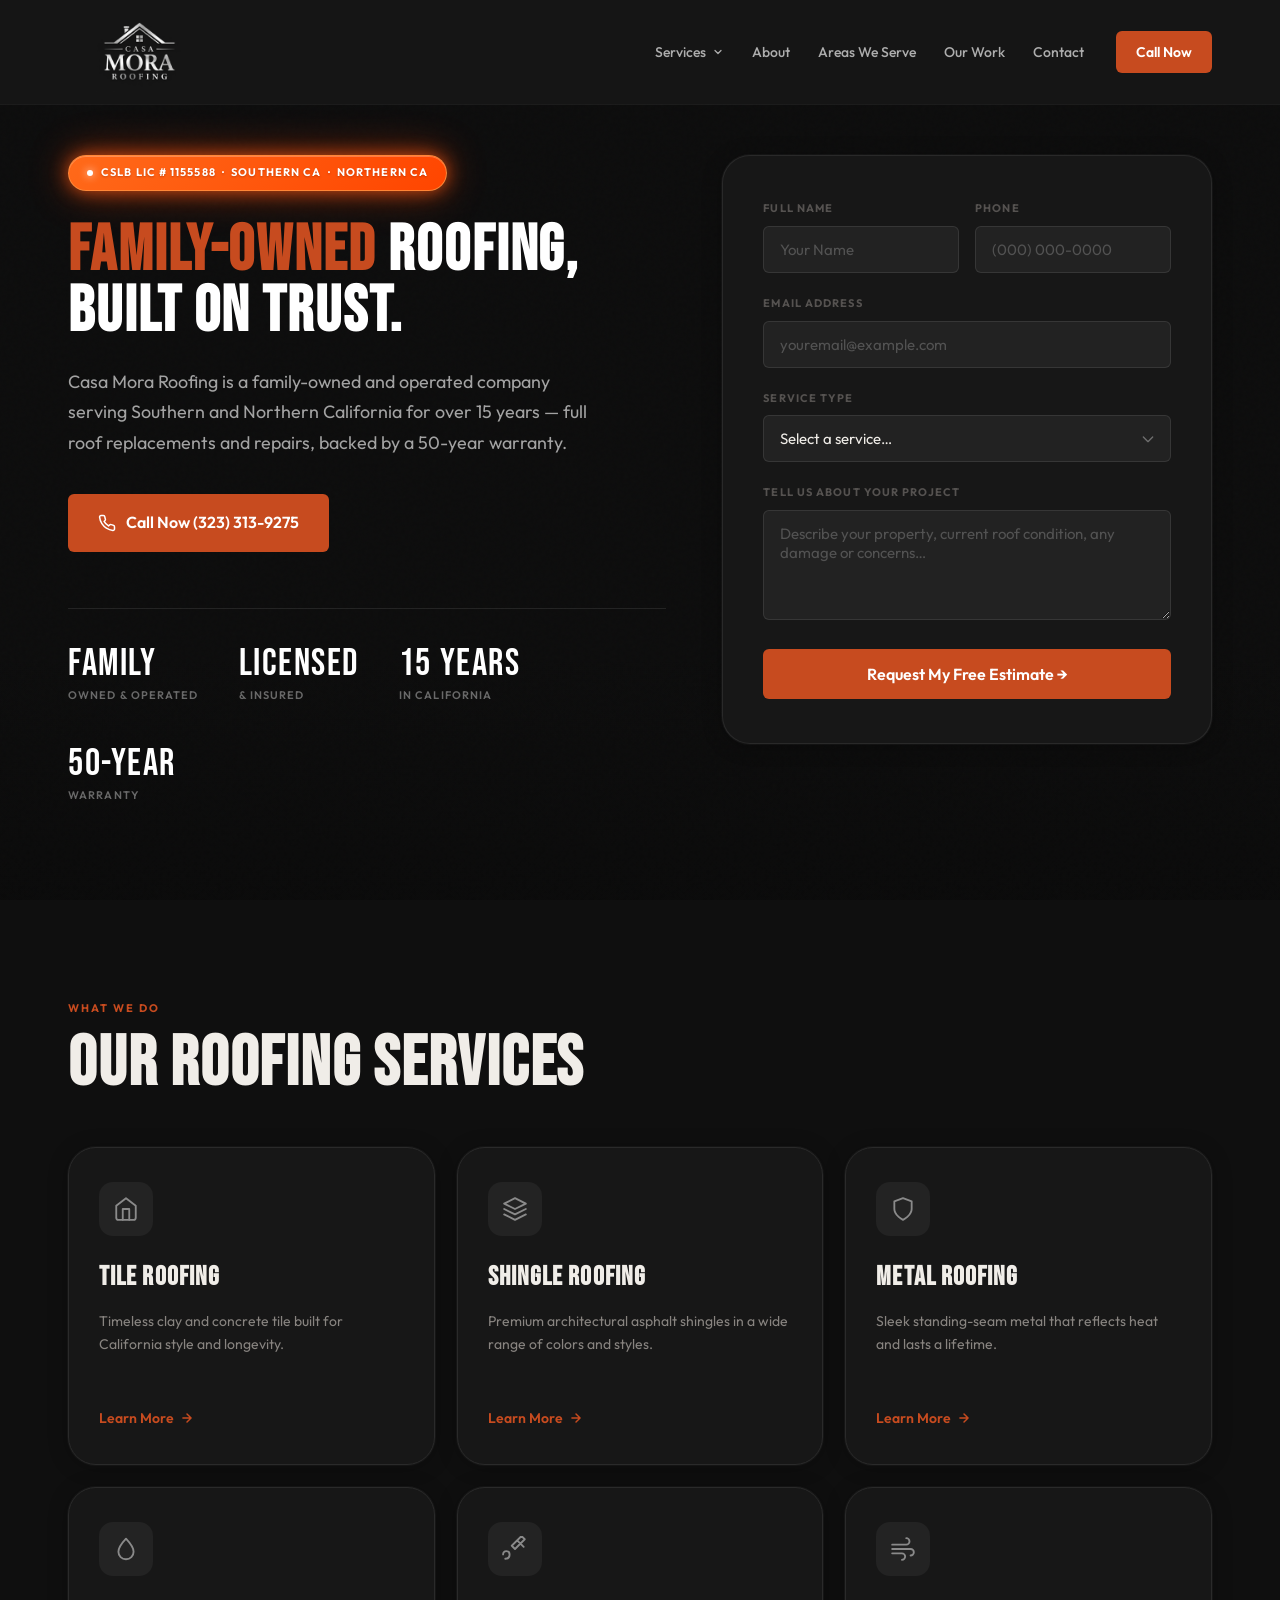
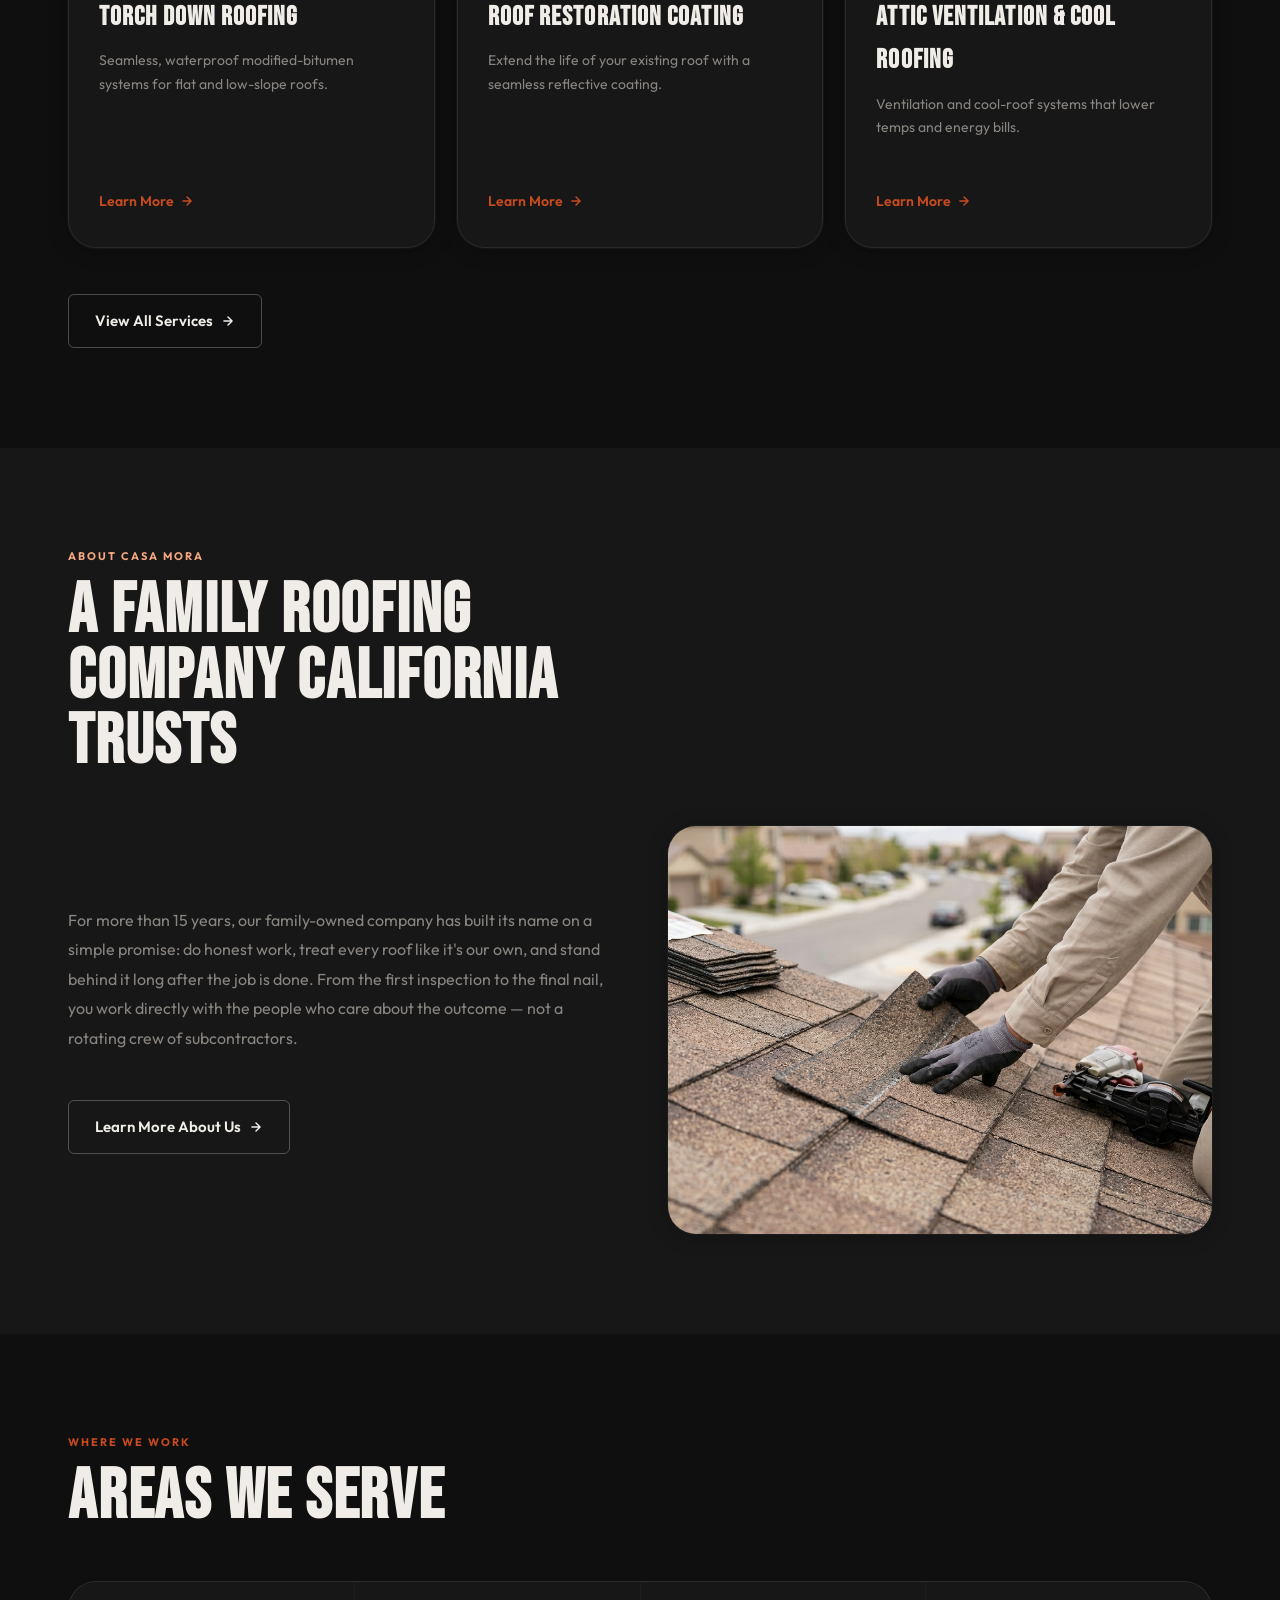
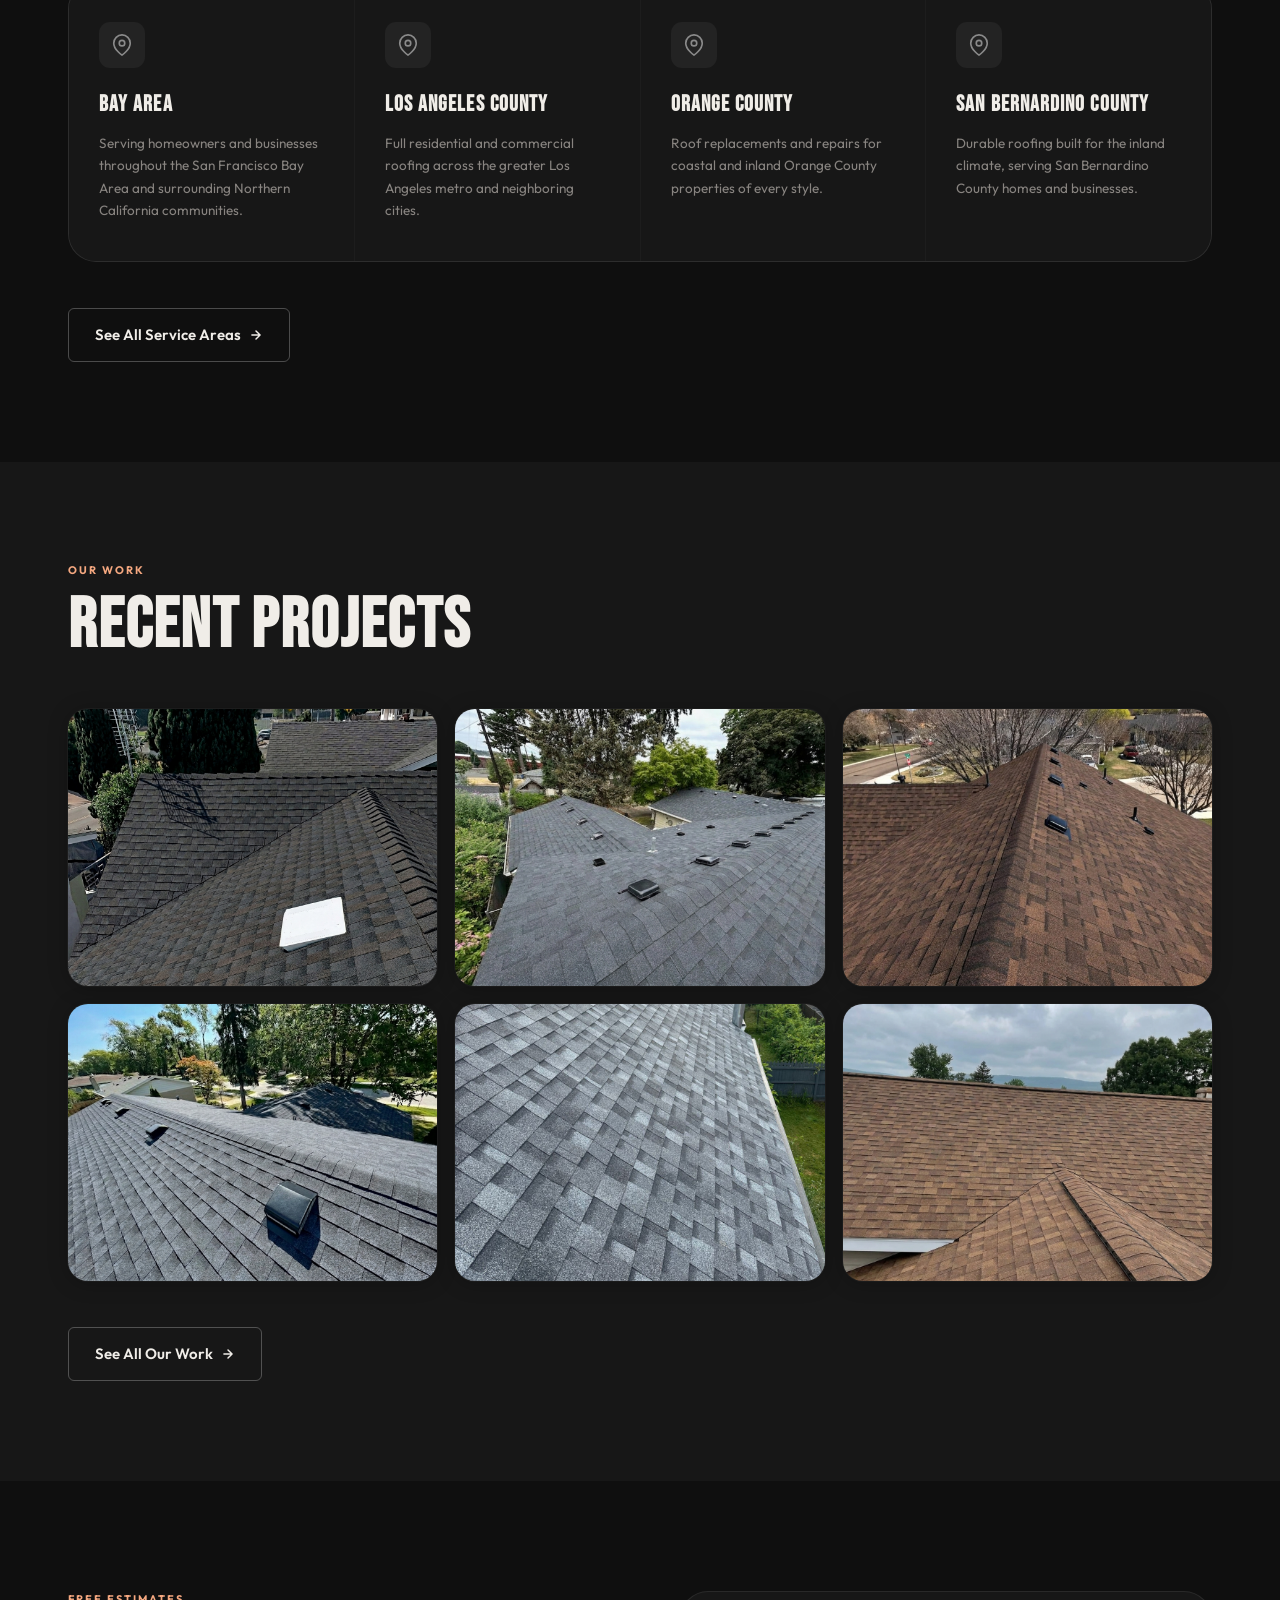
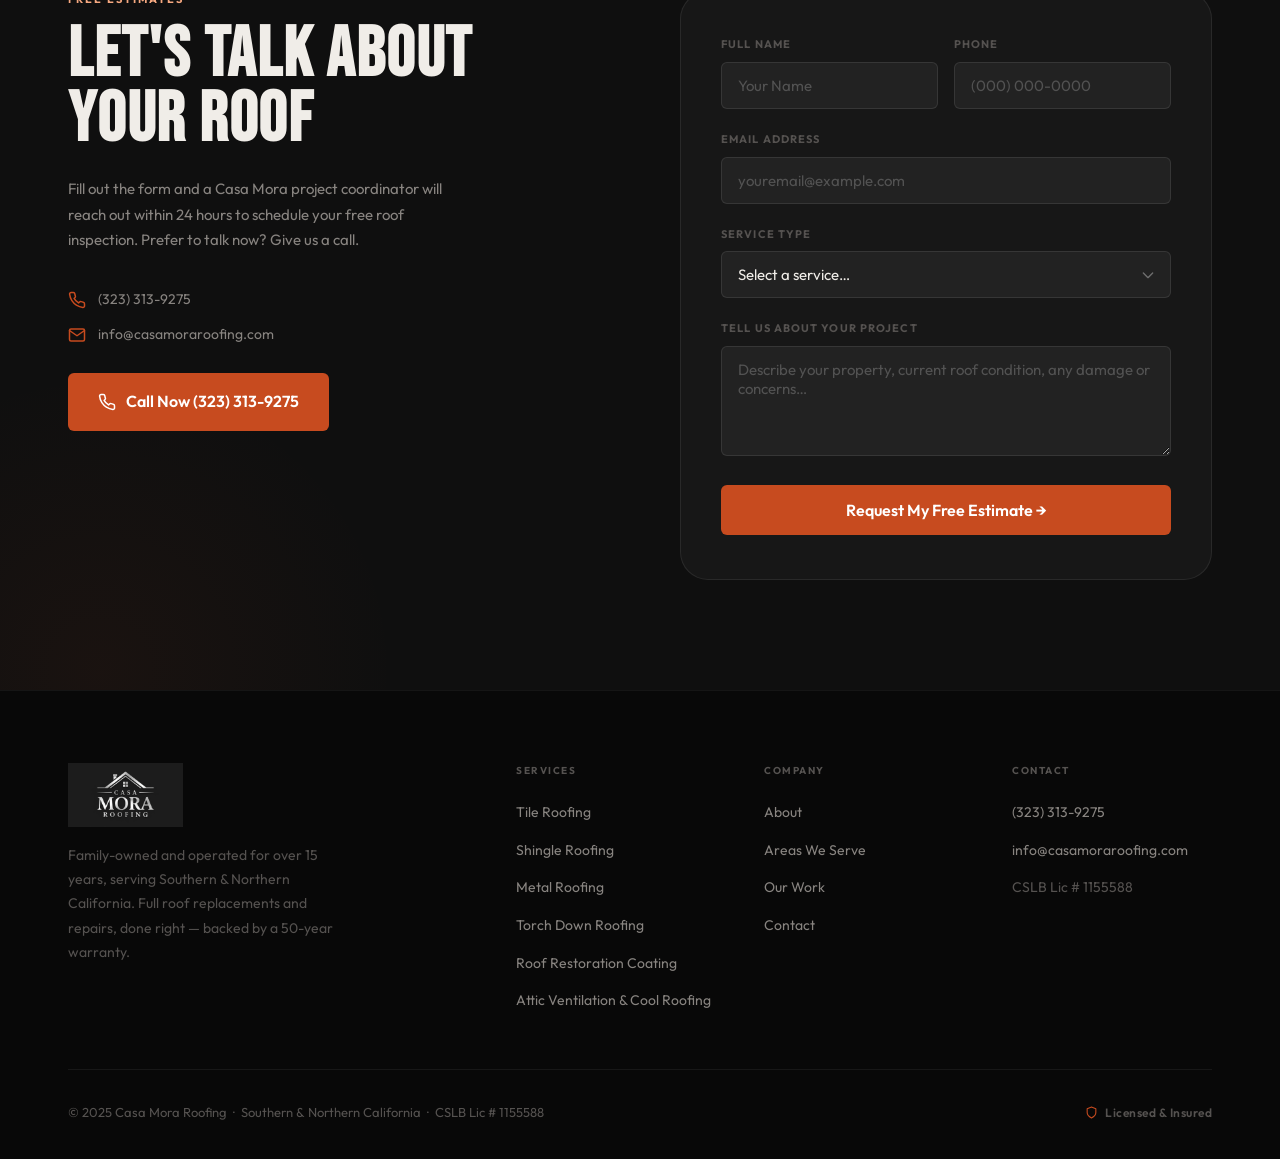
<file: index.html>
<!DOCTYPE html>
<html lang="en">
<head>
  <meta charset="UTF-8">
  <meta name="viewport" content="width=device-width, initial-scale=1.0">
  <title>Casa Mora Roofing | Family-Owned Roofing — Southern & Northern California</title>
  <meta name="description" content="Casa Mora Roofing is a family-owned and operated roofing company serving Southern and Northern California for over 15 years. Full roof replacements and repairs, backed by a 50-year warranty. CSLB Lic # 1155588.">
  <link rel="preconnect" href="https://fonts.googleapis.com">
  <link rel="preconnect" href="https://fonts.gstatic.com" crossorigin>
  <link href="https://fonts.googleapis.com/css2?family=Bebas+Neue&family=Outfit:wght@300;400;500;600;700&display=swap" rel="stylesheet">
  <link rel="stylesheet" href="styles.css">
</head>
<body>
<header class="header" id="hdr">
  <div class="header__inner">
    <a href="index.html" class="logo" aria-label="Casa Mora Roofing home">
      <img src="images/casa-mora-logo.jpg" alt="Casa Mora Roofing" class="logo__img">
    </a>
    <nav class="nav" aria-label="Main navigation">
      <ul class="nav__links">
        <li class="nav__item">
          <a href="services.html" class="nav__dd-toggle" aria-haspopup="true">Services <svg viewBox="0 0 24 24" fill="none" stroke="currentColor" stroke-width="2.5" stroke-linecap="round" stroke-linejoin="round"><path d="M6 9l6 6 6-6"/></svg></a>
          <ul class="nav__dropdown">
        <li><a href="tile-roofing.html">Tile Roofing</a></li>
        <li><a href="shingle-roofing.html">Shingle Roofing</a></li>
        <li><a href="metal-roofing.html">Metal Roofing</a></li>
        <li><a href="torch-down-roofing.html">Torch Down Roofing</a></li>
        <li><a href="roof-restoration-coating.html">Roof Restoration Coating</a></li>
        <li><a href="attic-ventilation-cool-roofing.html">Attic Ventilation & Cool Roofing</a></li>
          </ul>
        </li>
        <li><a href="about.html">About</a></li>
        <li><a href="areas-we-serve.html">Areas We Serve</a></li>
        <li><a href="our-work.html">Our Work</a></li>
        <li><a href="contact.html">Contact</a></li>
      </ul>
      <a href="tel:+13233139275" class="btn--call">Call Now</a>
      <button class="hamburger" id="ham" aria-label="Toggle navigation" aria-expanded="false">
        <span></span><span></span><span></span>
      </button>
    </nav>
  </div>
</header>

<nav class="mobile-nav" id="mob" aria-label="Mobile navigation">
  <div class="mobile-nav__group">
    <button class="mobile-nav__toggle" aria-expanded="false" aria-controls="m-services">Services <svg viewBox="0 0 24 24" fill="none" stroke="currentColor" stroke-width="2.5" stroke-linecap="round" stroke-linejoin="round"><path d="M6 9l6 6 6-6"/></svg></button>
    <div class="mobile-nav__sub" id="m-services">
    <a href="tile-roofing.html" onclick="closeNav()">Tile Roofing</a>
    <a href="shingle-roofing.html" onclick="closeNav()">Shingle Roofing</a>
    <a href="metal-roofing.html" onclick="closeNav()">Metal Roofing</a>
    <a href="torch-down-roofing.html" onclick="closeNav()">Torch Down Roofing</a>
    <a href="roof-restoration-coating.html" onclick="closeNav()">Roof Restoration Coating</a>
    <a href="attic-ventilation-cool-roofing.html" onclick="closeNav()">Attic Ventilation & Cool Roofing</a>
    </div>
  </div>
  <a href="about.html"           onclick="closeNav()">About</a>
  <a href="areas-we-serve.html"  onclick="closeNav()">Areas We Serve</a>
  <a href="our-work.html"        onclick="closeNav()">Our Work</a>
  <a href="contact.html"         onclick="closeNav()">Contact</a>
  <a href="tel:+13233139275" class="btn btn--primary" onclick="closeNav()">(323) 313-9275 — Call Now</a>
</nav>

<!-- 1. HERO -->
<section class="hero" id="home">
  <div class="hero__bg" aria-hidden="true"></div>
  <div class="hero__content">
    <div class="hero__grid">
      <div class="hero__left">
        <div class="hero__pill">CSLB LIC # 1155588 &nbsp;·&nbsp; SOUTHERN CA &nbsp;·&nbsp; NORTHERN CA</div>
        <h1 class="hero__title"><em>FAMILY-OWNED</em> ROOFING,<br>BUILT ON TRUST.</h1>
        <p class="hero__sub">Casa Mora Roofing is a family-owned and operated company serving Southern and Northern California for over 15 years — full roof replacements and repairs, backed by a 50-year warranty.</p>
        <div class="hero__actions"><a href="tel:+13233139275" class="btn--phone"><svg width="18" height="18" viewBox="0 0 24 24" fill="none" stroke="currentColor" stroke-width="2" stroke-linecap="round" stroke-linejoin="round"><path d="M22 16.92v3a2 2 0 01-2.18 2 19.79 19.79 0 01-8.63-3.07 19.5 19.5 0 01-6-6 19.79 19.79 0 01-3.07-8.67A2 2 0 014.11 2h3a2 2 0 012 1.72 12.84 12.84 0 00.7 2.81 2 2 0 01-.45 2.11L8.09 9.91a16 16 0 006 6l1.27-1.27a2 2 0 012.11-.45 12.84 12.84 0 002.81.7A2 2 0 0122 16.92z"/></svg> Call Now (323) 313-9275</a></div>
        <div class="hero__stats">
          <div><div class="hero__stat-val">Family</div><div class="hero__stat-label">Owned &amp; Operated</div></div>
          <div><div class="hero__stat-val">Licensed</div><div class="hero__stat-label">&amp; Insured</div></div>
          <div><div class="hero__stat-val">15 Years</div><div class="hero__stat-label">In California</div></div>
          <div><div class="hero__stat-val">50-Year</div><div class="hero__stat-label">Warranty</div></div>
        </div>
      </div>
      <div class="hero__right">
        <!-- Same form as the Contact section (identical fields + Formspree action) -->
        <form class="form form--hero reveal d2" action="https://formspree.io/f/mdavpnky" method="POST">
          <input type="hidden" name="_subject" value="New estimate request — Casa Mora Roofing website">
          <div style="position:absolute;left:-9999px" aria-hidden="true"><input type="text" name="_gotcha" tabindex="-1" autocomplete="off"></div>
          <div class="form-row">
            <div class="form-group">
              <label class="form-label" for="hero-name">Full Name</label>
              <input class="form-ctrl" type="text" id="hero-name" name="name" placeholder="Your Name" autocomplete="name" required>
            </div>
            <div class="form-group">
              <label class="form-label" for="hero-phone">Phone</label>
              <input class="form-ctrl" type="tel" id="hero-phone" name="phone" placeholder="(000) 000-0000" autocomplete="tel">
            </div>
          </div>
          <div class="form-group">
            <label class="form-label" for="hero-email">Email Address</label>
            <input class="form-ctrl" type="email" id="hero-email" name="email" placeholder="youremail@example.com" autocomplete="email" required>
          </div>
          <div class="form-group">
            <label class="form-label" for="hero-service">Service Type</label>
            <select class="form-ctrl" id="hero-service" name="service">
              <option value="" disabled selected>Select a service…</option>
              <option>Tile Roofing</option>
              <option>Shingle Roofing</option>
              <option>Metal Roofing</option>
              <option>Torch Down Roofing</option>
              <option>Roof Restoration Coating</option>
              <option>Attic Ventilation &amp; Cool Roofing</option>
            </select>
          </div>
          <div class="form-group">
            <label class="form-label" for="hero-msg">Tell Us About Your Project</label>
            <textarea class="form-ctrl" id="hero-msg" name="message" placeholder="Describe your property, current roof condition, any damage or concerns…"></textarea>
          </div>
          <button type="submit" class="btn-submit">Request My Free Estimate →</button>
        </form>
      </div>
    </div>
  </div>
</section>

<!-- 2. SERVICES PREVIEW -->
<section class="section" id="services-preview">
  <div class="wrap">
    <div class="section__head reveal">
      <span class="eyebrow">What We Do</span>
      <h2 class="display display--lg">OUR ROOFING SERVICES</h2>
    </div>
    <div class="svc-cards">
      <a class="svc-link-card reveal" href="tile-roofing.html">
        <div class="svc-icon" aria-hidden="true"><svg viewBox="0 0 24 24" fill="none" stroke-width="1.7" stroke-linecap="round" stroke-linejoin="round"><path d="M3 9l9-7 9 7v11a2 2 0 01-2 2H5a2 2 0 01-2-2z"/><polyline points="9,22 9,12 15,12 15,22"/></svg></div>
        <h3>Tile Roofing</h3>
        <p>Timeless clay and concrete tile built for California style and longevity.</p>
        <span class="svc-card__cta">Learn More <svg width="14" height="14" viewBox="0 0 24 24" fill="none" stroke="currentColor" stroke-width="2.5" stroke-linecap="round" stroke-linejoin="round"><path d="M5 12h14M12 5l7 7-7 7"/></svg></span>
      </a>
      <a class="svc-link-card reveal" href="shingle-roofing.html">
        <div class="svc-icon" aria-hidden="true"><svg viewBox="0 0 24 24" fill="none" stroke-width="1.7" stroke-linecap="round" stroke-linejoin="round"><polygon points="12,2 2,7 12,12 22,7"/><polyline points="2,17 12,22 22,17"/><polyline points="2,12 12,17 22,12"/></svg></div>
        <h3>Shingle Roofing</h3>
        <p>Premium architectural asphalt shingles in a wide range of colors and styles.</p>
        <span class="svc-card__cta">Learn More <svg width="14" height="14" viewBox="0 0 24 24" fill="none" stroke="currentColor" stroke-width="2.5" stroke-linecap="round" stroke-linejoin="round"><path d="M5 12h14M12 5l7 7-7 7"/></svg></span>
      </a>
      <a class="svc-link-card reveal" href="metal-roofing.html">
        <div class="svc-icon" aria-hidden="true"><svg viewBox="0 0 24 24" fill="none" stroke-width="1.7" stroke-linecap="round" stroke-linejoin="round"><path d="M12 22s8-4 8-10V5l-8-3-8 3v7c0 6 8 10 8 10z"/></svg></div>
        <h3>Metal Roofing</h3>
        <p>Sleek standing-seam metal that reflects heat and lasts a lifetime.</p>
        <span class="svc-card__cta">Learn More <svg width="14" height="14" viewBox="0 0 24 24" fill="none" stroke="currentColor" stroke-width="2.5" stroke-linecap="round" stroke-linejoin="round"><path d="M5 12h14M12 5l7 7-7 7"/></svg></span>
      </a>
      <a class="svc-link-card reveal" href="torch-down-roofing.html">
        <div class="svc-icon" aria-hidden="true"><svg viewBox="0 0 24 24" fill="none" stroke-width="1.7" stroke-linecap="round" stroke-linejoin="round"><path d="M12 2.5S5 10 5 14.5a7 7 0 0014 0C19 10 12 2.5 12 2.5z"/></svg></div>
        <h3>Torch Down Roofing</h3>
        <p>Seamless, waterproof modified-bitumen systems for flat and low-slope roofs.</p>
        <span class="svc-card__cta">Learn More <svg width="14" height="14" viewBox="0 0 24 24" fill="none" stroke="currentColor" stroke-width="2.5" stroke-linecap="round" stroke-linejoin="round"><path d="M5 12h14M12 5l7 7-7 7"/></svg></span>
      </a>
      <a class="svc-link-card reveal" href="roof-restoration-coating.html">
        <div class="svc-icon" aria-hidden="true"><svg viewBox="0 0 24 24" fill="none" stroke-width="1.7" stroke-linecap="round" stroke-linejoin="round"><path d="M3 21c3 0 4-2 4-4 0-1.5-1-3-3-3s-3 1.5-3 3M14 4l6 6M21 3l-9 9-3-3 9-9z"/></svg></div>
        <h3>Roof Restoration Coating</h3>
        <p>Extend the life of your existing roof with a seamless reflective coating.</p>
        <span class="svc-card__cta">Learn More <svg width="14" height="14" viewBox="0 0 24 24" fill="none" stroke="currentColor" stroke-width="2.5" stroke-linecap="round" stroke-linejoin="round"><path d="M5 12h14M12 5l7 7-7 7"/></svg></span>
      </a>
      <a class="svc-link-card reveal" href="attic-ventilation-cool-roofing.html">
        <div class="svc-icon" aria-hidden="true"><svg viewBox="0 0 24 24" fill="none" stroke-width="1.7" stroke-linecap="round" stroke-linejoin="round"><path d="M2 8h13a3 3 0 100-6M2 12h17a3 3 0 110 6M2 16h9a3 3 0 110 6"/></svg></div>
        <h3>Attic Ventilation & Cool Roofing</h3>
        <p>Ventilation and cool-roof systems that lower temps and energy bills.</p>
        <span class="svc-card__cta">Learn More <svg width="14" height="14" viewBox="0 0 24 24" fill="none" stroke="currentColor" stroke-width="2.5" stroke-linecap="round" stroke-linejoin="round"><path d="M5 12h14M12 5l7 7-7 7"/></svg></span>
      </a>
    </div>
    <div class="section__cta reveal"><a href="services.html" class="btn--outline">View All Services <svg width="14" height="14" viewBox="0 0 24 24" fill="none" stroke="currentColor" stroke-width="2.5" stroke-linecap="round" stroke-linejoin="round"><path d="M5 12h14M12 5l7 7-7 7"/></svg></a></div>
  </div>
</section>

<!-- 3. ABOUT -->
<section class="section section--alt" id="about-preview">
  <div class="wrap">
    <div class="section__head reveal">
      <span class="eyebrow" style="color:#f5a880;">About Casa Mora</span>
      <h2 class="display display--lg">A FAMILY ROOFING COMPANY CALIFORNIA TRUSTS</h2>
    </div>
    <div class="home-about__grid">
      <div class="reveal d1">
        <div class="home-about__text">
          <p>For more than 15 years, our family-owned company has built its name on a simple promise: do honest work, treat every roof like it's our own, and stand behind it long after the job is done. From the first inspection to the final nail, you work directly with the people who care about the outcome — not a rotating crew of subcontractors.</p>
        </div>
        <div class="section__cta"><a href="about.html" class="btn--outline">Learn More About Us <svg width="14" height="14" viewBox="0 0 24 24" fill="none" stroke="currentColor" stroke-width="2.5" stroke-linecap="round" stroke-linejoin="round"><path d="M5 12h14M12 5l7 7-7 7"/></svg></a></div>
      </div>
      <div class="home-about__media reveal d2">
        <img src="images/shingle-repair.png" alt="Casa Mora Roofing crew repairing asphalt shingles on a residential roof" loading="lazy">
      </div>
    </div>
  </div>
</section>

<!-- 4. AREAS WE SERVE -->
<section class="section" id="areas-preview">
  <div class="wrap">
    <div class="section__head reveal">
      <span class="eyebrow">Where We Work</span>
      <h2 class="display display--lg">AREAS WE SERVE</h2>
    </div>
    <div class="areas-grid">
      <div class="trust-card reveal d1">
        <div class="trust-icon" aria-hidden="true"><svg viewBox="0 0 24 24" fill="none" stroke-width="1.8" stroke-linecap="round" stroke-linejoin="round"><path d="M21 10c0 7-9 13-9 13s-9-6-9-13a9 9 0 0118 0z"/><circle cx="12" cy="10" r="3"/></svg></div>
        <h3 class="trust-card__title">BAY AREA</h3>
        <p class="trust-card__desc">Serving homeowners and businesses throughout the San Francisco Bay Area and surrounding Northern California communities.</p>
      </div>
      <div class="trust-card reveal d2">
        <div class="trust-icon" aria-hidden="true"><svg viewBox="0 0 24 24" fill="none" stroke-width="1.8" stroke-linecap="round" stroke-linejoin="round"><path d="M21 10c0 7-9 13-9 13s-9-6-9-13a9 9 0 0118 0z"/><circle cx="12" cy="10" r="3"/></svg></div>
        <h3 class="trust-card__title">LOS ANGELES COUNTY</h3>
        <p class="trust-card__desc">Full residential and commercial roofing across the greater Los Angeles metro and neighboring cities.</p>
      </div>
      <div class="trust-card reveal d3">
        <div class="trust-icon" aria-hidden="true"><svg viewBox="0 0 24 24" fill="none" stroke-width="1.8" stroke-linecap="round" stroke-linejoin="round"><path d="M21 10c0 7-9 13-9 13s-9-6-9-13a9 9 0 0118 0z"/><circle cx="12" cy="10" r="3"/></svg></div>
        <h3 class="trust-card__title">ORANGE COUNTY</h3>
        <p class="trust-card__desc">Roof replacements and repairs for coastal and inland Orange County properties of every style.</p>
      </div>
      <div class="trust-card reveal d4">
        <div class="trust-icon" aria-hidden="true"><svg viewBox="0 0 24 24" fill="none" stroke-width="1.8" stroke-linecap="round" stroke-linejoin="round"><path d="M21 10c0 7-9 13-9 13s-9-6-9-13a9 9 0 0118 0z"/><circle cx="12" cy="10" r="3"/></svg></div>
        <h3 class="trust-card__title">SAN BERNARDINO COUNTY</h3>
        <p class="trust-card__desc">Durable roofing built for the inland climate, serving San Bernardino County homes and businesses.</p>
      </div>
    </div>
    <div class="section__cta reveal"><a href="areas-we-serve.html" class="btn--outline">See All Service Areas <svg width="14" height="14" viewBox="0 0 24 24" fill="none" stroke="currentColor" stroke-width="2.5" stroke-linecap="round" stroke-linejoin="round"><path d="M5 12h14M12 5l7 7-7 7"/></svg></a></div>
  </div>
</section>

<!-- 5. OUR WORK PREVIEW -->
<section class="section section--alt" id="work-preview">
  <div class="wrap">
    <div class="section__head reveal">
      <span class="eyebrow" style="color:#f5a880;">Our Work</span>
      <h2 class="display display--lg">RECENT PROJECTS</h2>
    </div>
    <div class="work-grid">
      <div class="work-item reveal"><img src="images/cover-Shingle-Roof-Rebuild-in-Solana-Beach-CA_jpg_202606121844.jpeg" alt="Completed shingle roof rebuild on a home in Solana Beach, California" loading="lazy"></div>
      <div class="work-item reveal"><img src="images/IMG_4316_jpg_202606121842.jpeg" alt="New residential roof installation completed by Casa Mora Roofing" loading="lazy"></div>
      <div class="work-item reveal"><img src="images/Photo-Mar-27-2-13-56-PM_jpg_202606121841.jpeg" alt="Freshly completed roofing project by Casa Mora Roofing in California" loading="lazy"></div>
      <div class="work-item reveal"><img src="images/GAF-Timberline-HDZ-pewter-gray_jpeg_202606121849.jpeg" alt="GAF Timberline HDZ architectural shingles in pewter gray" loading="lazy"></div>
      <div class="work-item reveal"><img src="images/pretty-roof-1024x1024.jpg" alt="Detail of a newly installed tile roof by Casa Mora Roofing" loading="lazy"></div>
      <div class="work-item reveal"><img src="images/new-roof-before-and-after-v0-zv2fvaa3j5bb1_webp_202606121851.jpeg" alt="Home with a brand-new roof replacement by Casa Mora Roofing" loading="lazy"></div>
    </div>
    <div class="section__cta reveal"><a href="our-work.html" class="btn--outline">See All Our Work <svg width="14" height="14" viewBox="0 0 24 24" fill="none" stroke="currentColor" stroke-width="2.5" stroke-linecap="round" stroke-linejoin="round"><path d="M5 12h14M12 5l7 7-7 7"/></svg></a></div>
  </div>
</section>

<!-- 6. CONTACT / CTA -->
<section class="inquiry" id="contact">
  <div class="wrap">
    <div class="inquiry__grid">
      <div class="inquiry__info reveal">
        <span class="eyebrow">Free Estimates</span>
        <h2 class="display display--lg">LET'S TALK ABOUT YOUR ROOF</h2>
        <p class="inquiry__body">Fill out the form and a Casa Mora project coordinator will reach out within 24 hours to schedule your free roof inspection. Prefer to talk now? Give us a call.</p>
        <div class="inquiry__contact">
          <div class="contact-row"><svg  viewBox="0 0 24 24" fill="none" stroke="currentColor" stroke-width="2" stroke-linecap="round" stroke-linejoin="round"><path d="M22 16.92v3a2 2 0 01-2.18 2 19.79 19.79 0 01-8.63-3.07 19.5 19.5 0 01-6-6 19.79 19.79 0 01-3.07-8.67A2 2 0 014.11 2h3a2 2 0 012 1.72 12.84 12.84 0 00.7 2.81 2 2 0 01-.45 2.11L8.09 9.91a16 16 0 006 6l1.27-1.27a2 2 0 012.11-.45 12.84 12.84 0 002.81.7A2 2 0 0122 16.92z"/></svg> <a href="tel:+13233139275">(323) 313-9275</a></div>
          <div class="contact-row"><svg viewBox="0 0 24 24" stroke-width="2" stroke-linecap="round" stroke-linejoin="round"><path d="M4 4h16c1.1 0 2 .9 2 2v12c0 1.1-.9 2-2 2H4c-1.1 0-2-.9-2-2V6c0-1.1.9-2 2-2z"/><polyline points="22,6 12,13 2,6"/></svg> <a href="mailto:info@casamoraroofing.com">info@casamoraroofing.com</a></div>
        </div>
        <div style="margin-top:28px;"><a href="tel:+13233139275" class="btn--phone"><svg width="18" height="18" viewBox="0 0 24 24" fill="none" stroke="currentColor" stroke-width="2" stroke-linecap="round" stroke-linejoin="round"><path d="M22 16.92v3a2 2 0 01-2.18 2 19.79 19.79 0 01-8.63-3.07 19.5 19.5 0 01-6-6 19.79 19.79 0 01-3.07-8.67A2 2 0 014.11 2h3a2 2 0 012 1.72 12.84 12.84 0 00.7 2.81 2 2 0 01-.45 2.11L8.09 9.91a16 16 0 006 6l1.27-1.27a2 2 0 012.11-.45 12.84 12.84 0 002.81.7A2 2 0 0122 16.92z"/></svg> Call Now (323) 313-9275</a></div>
      </div>
      <form class="form reveal d2" action="https://formspree.io/f/mdavpnky" method="POST">
        <input type="hidden" name="_subject" value="New estimate request — Casa Mora Roofing website">
        <div style="position:absolute;left:-9999px" aria-hidden="true"><input type="text" name="_gotcha" tabindex="-1" autocomplete="off"></div>
        <div class="form-row">
          <div class="form-group">
            <label class="form-label" for="home-name">Full Name</label>
            <input class="form-ctrl" type="text" id="home-name" name="name" placeholder="Your Name" autocomplete="name" required>
          </div>
          <div class="form-group">
            <label class="form-label" for="home-phone">Phone</label>
            <input class="form-ctrl" type="tel" id="home-phone" name="phone" placeholder="(000) 000-0000" autocomplete="tel">
          </div>
        </div>
        <div class="form-group">
          <label class="form-label" for="home-email">Email Address</label>
          <input class="form-ctrl" type="email" id="home-email" name="email" placeholder="youremail@example.com" autocomplete="email" required>
        </div>
        <div class="form-group">
          <label class="form-label" for="home-service">Service Type</label>
          <select class="form-ctrl" id="home-service" name="service">
            <option value="" disabled selected>Select a service…</option>
            <option>Tile Roofing</option>
            <option>Shingle Roofing</option>
            <option>Metal Roofing</option>
            <option>Torch Down Roofing</option>
            <option>Roof Restoration Coating</option>
            <option>Attic Ventilation &amp; Cool Roofing</option>
          </select>
        </div>
        <div class="form-group">
          <label class="form-label" for="home-msg">Tell Us About Your Project</label>
          <textarea class="form-ctrl" id="home-msg" name="message" placeholder="Describe your property, current roof condition, any damage or concerns…"></textarea>
        </div>
        <button type="submit" class="btn-submit">Request My Free Estimate →</button>
      </form>
    </div>
  </div>
</section>

<footer class="footer">
  <div class="wrap">
    <div class="footer__grid">
      <div class="footer__brand">
        <img src="images/casa-mora-logo.jpg" alt="Casa Mora Roofing" class="footer__logo">
        <p class="footer__desc">Family-owned and operated for over 15 years, serving Southern &amp; Northern California. Full roof replacements and repairs, done right — backed by a 50-year warranty.</p>
      </div>
      <div>
        <p class="footer__col-head">Services</p>
        <ul class="footer__links">
          <li><a href="tile-roofing.html">Tile Roofing</a></li>
          <li><a href="shingle-roofing.html">Shingle Roofing</a></li>
          <li><a href="metal-roofing.html">Metal Roofing</a></li>
          <li><a href="torch-down-roofing.html">Torch Down Roofing</a></li>
          <li><a href="roof-restoration-coating.html">Roof Restoration Coating</a></li>
          <li><a href="attic-ventilation-cool-roofing.html">Attic Ventilation & Cool Roofing</a></li>
        </ul>
      </div>
      <div>
        <p class="footer__col-head">Company</p>
        <ul class="footer__links">
          <li><a href="about.html">About</a></li>
          <li><a href="areas-we-serve.html">Areas We Serve</a></li>
          <li><a href="our-work.html">Our Work</a></li>
          <li><a href="contact.html">Contact</a></li>
        </ul>
      </div>
      <div>
        <p class="footer__col-head">Contact</p>
        <ul class="footer__links">
          <li><a href="tel:+13233139275">(323) 313-9275</a></li>
          <li><a href="mailto:info@casamoraroofing.com">info@casamoraroofing.com</a></li>
          <li><span>CSLB Lic # 1155588</span></li>
        </ul>
      </div>
    </div>
    <div class="footer__bottom">
      <p class="footer__copy">© 2025 Casa Mora Roofing &nbsp;·&nbsp; Southern &amp; Northern California &nbsp;·&nbsp; CSLB Lic # 1155588</p>
      <div class="footer__badge"><svg viewBox="0 0 24 24" fill="none" stroke-width="2" stroke-linecap="round" stroke-linejoin="round"><path d="M12 22s8-4 8-10V5l-8-3-8 3v7c0 6 8 10 8 10z"/></svg> Licensed &amp; Insured</div>
    </div>
  </div>
</footer>

<script src="script.js" defer></script>
</body>
</html>
</file>
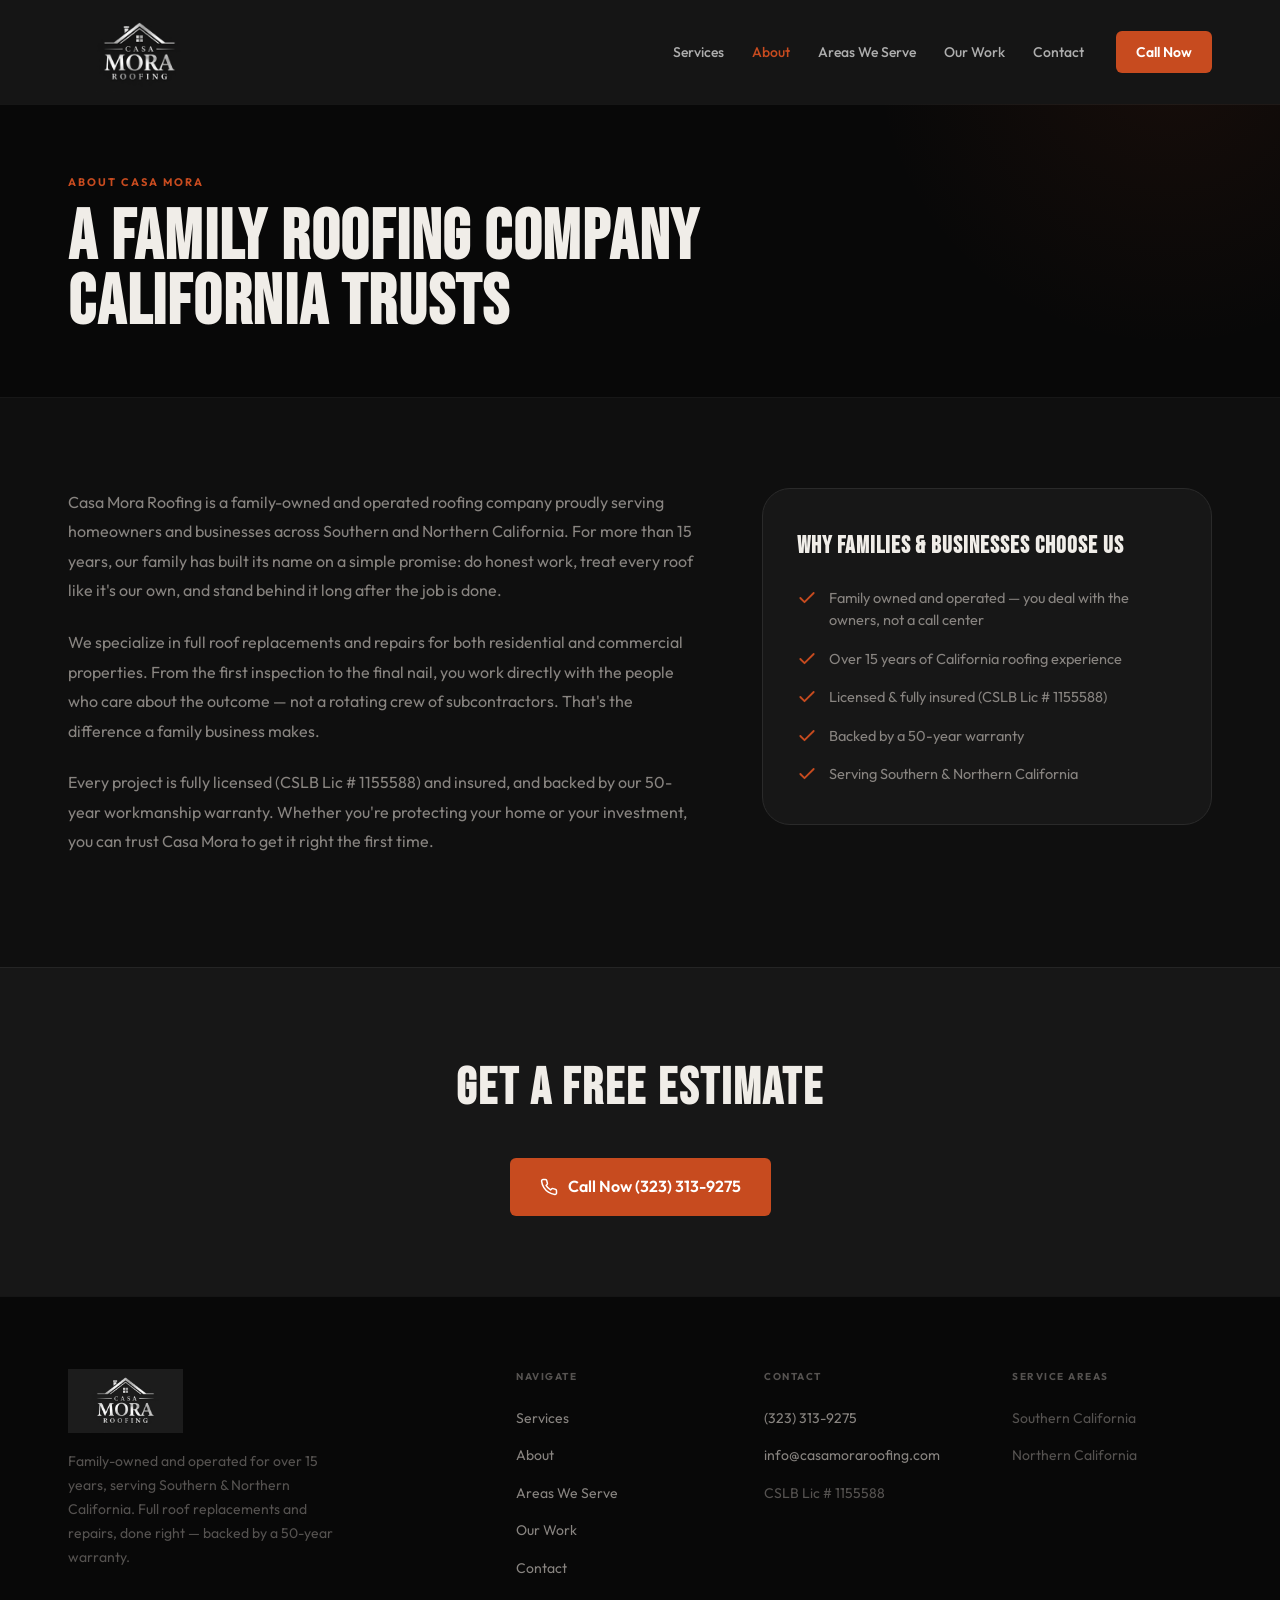
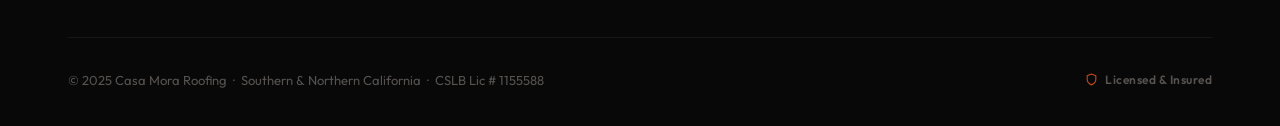
<file: about.html>
<!DOCTYPE html>
<html lang="en">
<head>
  <meta charset="UTF-8">
  <meta name="viewport" content="width=device-width, initial-scale=1.0">
  <title>About | Casa Mora Roofing — A Family Roofing Company</title>
  <meta name="description" content="Casa Mora Roofing is a family-owned and operated roofing company serving Southern and Northern California for over 15 years. Licensed (CSLB Lic # 1155588), insured, and backed by a 50-year warranty.">

  <link rel="preconnect" href="https://fonts.googleapis.com">
  <link rel="preconnect" href="https://fonts.gstatic.com" crossorigin>
  <link href="https://fonts.googleapis.com/css2?family=Bebas+Neue&family=Outfit:wght@300;400;500;600;700&display=swap" rel="stylesheet">
  <link rel="stylesheet" href="styles.css">
</head>
<body>

<!-- =============================================
     HEADER
============================================= -->
<header class="header" id="hdr">
  <div class="header__inner">
    <a href="index.html" class="logo" aria-label="Casa Mora Roofing home">
      <img src="images/casa-mora-logo.jpg" alt="Casa Mora Roofing" class="logo__img">
    </a>
    <nav class="nav" aria-label="Main navigation">
      <ul class="nav__links">
        <li><a href="services.html">Services</a></li>
        <li><a href="about.html" class="active" aria-current="page">About</a></li>
        <li><a href="areas-we-serve.html">Areas We Serve</a></li>
        <li><a href="our-work.html">Our Work</a></li>
        <li><a href="contact.html">Contact</a></li>
      </ul>
      <a href="tel:3233139275" class="btn--call">Call Now</a>
      <button class="hamburger" id="ham" aria-label="Toggle navigation" aria-expanded="false">
        <span></span><span></span><span></span>
      </button>
    </nav>
  </div>
</header>

<nav class="mobile-nav" id="mob" aria-label="Mobile navigation">
  <a href="services.html"        onclick="closeNav()">Services</a>
  <a href="about.html" class="active"  onclick="closeNav()">About</a>
  <a href="areas-we-serve.html"  onclick="closeNav()">Areas We Serve</a>
  <a href="our-work.html"        onclick="closeNav()">Our Work</a>
  <a href="contact.html"         onclick="closeNav()">Contact</a>
  <a href="tel:3233139275" class="btn btn--primary" onclick="closeNav()">(323) 313-9275 — Call Now</a>
</nav>

<!-- =============================================
     PAGE HEAD
============================================= -->
<section class="page-head">
  <div class="wrap">
    <div class="page-head__inner">
      <span class="eyebrow">About Casa Mora</span>
      <h1 class="display display--lg">A FAMILY ROOFING COMPANY CALIFORNIA TRUSTS</h1>
    </div>
  </div>
</section>

<!-- =============================================
     ABOUT
============================================= -->
<section class="about">
  <div class="wrap">
    <div class="about__grid">

      <div class="about__body reveal">
        <p>Casa Mora Roofing is a family-owned and operated roofing company proudly serving homeowners and businesses across Southern and Northern California. For more than 15 years, our family has built its name on a simple promise: do honest work, treat every roof like it's our own, and stand behind it long after the job is done.</p>
        <p>We specialize in full roof replacements and repairs for both residential and commercial properties. From the first inspection to the final nail, you work directly with the people who care about the outcome — not a rotating crew of subcontractors. That's the difference a family business makes.</p>
        <p>Every project is fully licensed (CSLB Lic # 1155588) and insured, and backed by our 50-year workmanship warranty. Whether you're protecting your home or your investment, you can trust Casa Mora to get it right the first time.</p>
      </div>

      <aside class="about__aside reveal d2">
        <h3>WHY FAMILIES &amp; BUSINESSES CHOOSE US</h3>
        <ul class="checklist">
          <li>
            <svg viewBox="0 0 24 24" fill="none" stroke-width="2.2" stroke-linecap="round" stroke-linejoin="round"><polyline points="20,6 9,17 4,12"/></svg>
            Family owned and operated — you deal with the owners, not a call center
          </li>
          <li>
            <svg viewBox="0 0 24 24" fill="none" stroke-width="2.2" stroke-linecap="round" stroke-linejoin="round"><polyline points="20,6 9,17 4,12"/></svg>
            Over 15 years of California roofing experience
          </li>
          <li>
            <svg viewBox="0 0 24 24" fill="none" stroke-width="2.2" stroke-linecap="round" stroke-linejoin="round"><polyline points="20,6 9,17 4,12"/></svg>
            Licensed &amp; fully insured (CSLB Lic # 1155588)
          </li>
          <li>
            <svg viewBox="0 0 24 24" fill="none" stroke-width="2.2" stroke-linecap="round" stroke-linejoin="round"><polyline points="20,6 9,17 4,12"/></svg>
            Backed by a 50-year warranty
          </li>
          <li>
            <svg viewBox="0 0 24 24" fill="none" stroke-width="2.2" stroke-linecap="round" stroke-linejoin="round"><polyline points="20,6 9,17 4,12"/></svg>
            Serving Southern &amp; Northern California
          </li>
        </ul>
      </aside>

    </div>
  </div>
</section>

<!-- =============================================
     CTA BAND
============================================= -->
<section class="cta-band">
  <div class="wrap">
    <h2>GET A FREE ESTIMATE</h2>
    <a href="tel:3233139275" class="btn--phone">
      <svg width="18" height="18" viewBox="0 0 24 24" fill="none" stroke="currentColor" stroke-width="2" stroke-linecap="round" stroke-linejoin="round"><path d="M22 16.92v3a2 2 0 01-2.18 2 19.79 19.79 0 01-8.63-3.07 19.5 19.5 0 01-6-6 19.79 19.79 0 01-3.07-8.67A2 2 0 014.11 2h3a2 2 0 012 1.72 12.84 12.84 0 00.7 2.81 2 2 0 01-.45 2.11L8.09 9.91a16 16 0 006 6l1.27-1.27a2 2 0 012.11-.45 12.84 12.84 0 002.81.7A2 2 0 0122 16.92z"/></svg>
      Call Now (323) 313-9275
    </a>
  </div>
</section>

<!-- =============================================
     FOOTER
============================================= -->
<footer class="footer">
  <div class="wrap">
    <div class="footer__grid">
      <div class="footer__brand">
        <img src="images/casa-mora-logo.jpg" alt="Casa Mora Roofing" class="footer__logo">
        <p class="footer__desc">Family-owned and operated for over 15 years, serving Southern &amp; Northern California. Full roof replacements and repairs, done right — backed by a 50-year warranty.</p>
      </div>
      <div>
        <p class="footer__col-head">Navigate</p>
        <ul class="footer__links">
          <li><a href="services.html">Services</a></li>
          <li><a href="about.html">About</a></li>
          <li><a href="areas-we-serve.html">Areas We Serve</a></li>
          <li><a href="our-work.html">Our Work</a></li>
          <li><a href="contact.html">Contact</a></li>
        </ul>
      </div>
      <div>
        <p class="footer__col-head">Contact</p>
        <ul class="footer__links">
          <li><a href="tel:3233139275">(323) 313-9275</a></li>
          <li><a href="mailto:info@casamoraroofing.com">info@casamoraroofing.com</a></li>
          <li><span>CSLB Lic # 1155588</span></li>
        </ul>
      </div>
      <div>
        <p class="footer__col-head">Service Areas</p>
        <ul class="footer__links">
          <li><span>Southern California</span></li>
          <li><span>Northern California</span></li>
        </ul>
      </div>
    </div>
    <div class="footer__bottom">
      <p class="footer__copy">© 2025 Casa Mora Roofing &nbsp;·&nbsp; Southern &amp; Northern California &nbsp;·&nbsp; CSLB Lic # 1155588</p>
      <div class="footer__badge">
        <svg viewBox="0 0 24 24" fill="none" stroke-width="2" stroke-linecap="round" stroke-linejoin="round"><path d="M12 22s8-4 8-10V5l-8-3-8 3v7c0 6 8 10 8 10z"/></svg>
        Licensed &amp; Insured
      </div>
    </div>
  </div>
</footer>

<script src="script.js" defer></script>
</body>
</html>
</file>
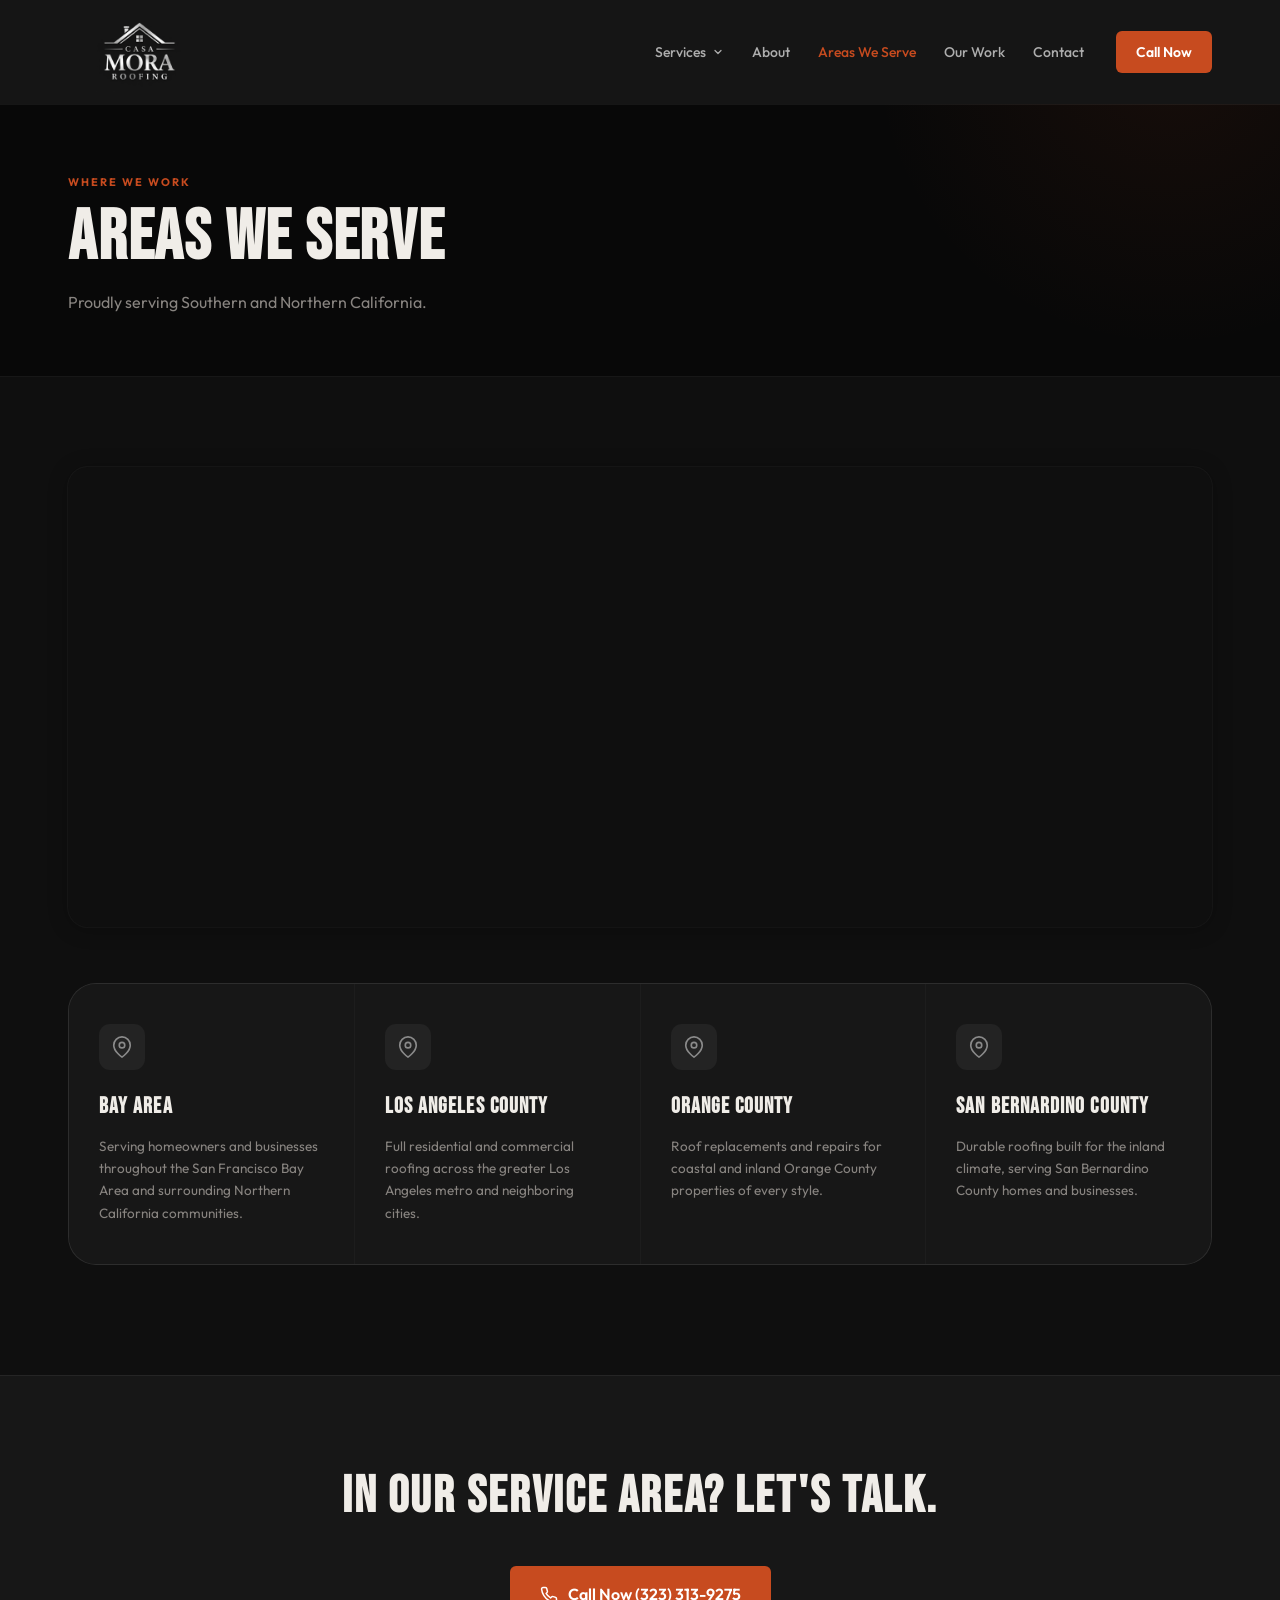
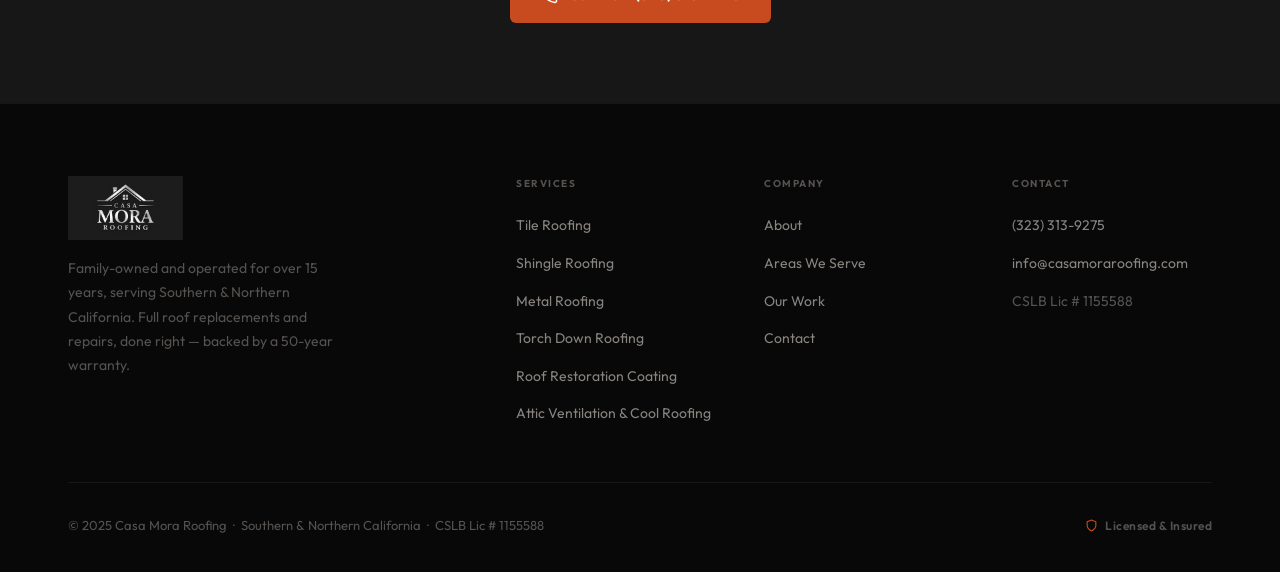
<file: areas-we-serve.html>
<!DOCTYPE html>
<html lang="en">
<head>
  <meta charset="UTF-8">
  <meta name="viewport" content="width=device-width, initial-scale=1.0">
  <title>Areas We Serve | Casa Mora Roofing — Southern & Northern California</title>
  <meta name="description" content="Casa Mora Roofing proudly serves the Bay Area, Los Angeles County, Orange County, and San Bernardino County across Southern and Northern California.">
  <link rel="preconnect" href="https://fonts.googleapis.com">
  <link rel="preconnect" href="https://fonts.gstatic.com" crossorigin>
  <link href="https://fonts.googleapis.com/css2?family=Bebas+Neue&family=Outfit:wght@300;400;500;600;700&display=swap" rel="stylesheet">
  <link rel="stylesheet" href="styles.css">
</head>
<body>
<header class="header" id="hdr">
  <div class="header__inner">
    <a href="index.html" class="logo" aria-label="Casa Mora Roofing home">
      <img src="images/casa-mora-logo.jpg" alt="Casa Mora Roofing" class="logo__img">
    </a>
    <nav class="nav" aria-label="Main navigation">
      <ul class="nav__links">
        <li class="nav__item">
          <a href="services.html" class="nav__dd-toggle" aria-haspopup="true">Services <svg viewBox="0 0 24 24" fill="none" stroke="currentColor" stroke-width="2.5" stroke-linecap="round" stroke-linejoin="round"><path d="M6 9l6 6 6-6"/></svg></a>
          <ul class="nav__dropdown">
        <li><a href="tile-roofing.html">Tile Roofing</a></li>
        <li><a href="shingle-roofing.html">Shingle Roofing</a></li>
        <li><a href="metal-roofing.html">Metal Roofing</a></li>
        <li><a href="torch-down-roofing.html">Torch Down Roofing</a></li>
        <li><a href="roof-restoration-coating.html">Roof Restoration Coating</a></li>
        <li><a href="attic-ventilation-cool-roofing.html">Attic Ventilation & Cool Roofing</a></li>
          </ul>
        </li>
        <li><a href="about.html">About</a></li>
        <li><a href="areas-we-serve.html" class="active" aria-current="page">Areas We Serve</a></li>
        <li><a href="our-work.html">Our Work</a></li>
        <li><a href="contact.html">Contact</a></li>
      </ul>
      <a href="tel:+13233139275" class="btn--call">Call Now</a>
      <button class="hamburger" id="ham" aria-label="Toggle navigation" aria-expanded="false">
        <span></span><span></span><span></span>
      </button>
    </nav>
  </div>
</header>

<nav class="mobile-nav" id="mob" aria-label="Mobile navigation">
  <div class="mobile-nav__group">
    <button class="mobile-nav__toggle" aria-expanded="false" aria-controls="m-services">Services <svg viewBox="0 0 24 24" fill="none" stroke="currentColor" stroke-width="2.5" stroke-linecap="round" stroke-linejoin="round"><path d="M6 9l6 6 6-6"/></svg></button>
    <div class="mobile-nav__sub" id="m-services">
    <a href="tile-roofing.html" onclick="closeNav()">Tile Roofing</a>
    <a href="shingle-roofing.html" onclick="closeNav()">Shingle Roofing</a>
    <a href="metal-roofing.html" onclick="closeNav()">Metal Roofing</a>
    <a href="torch-down-roofing.html" onclick="closeNav()">Torch Down Roofing</a>
    <a href="roof-restoration-coating.html" onclick="closeNav()">Roof Restoration Coating</a>
    <a href="attic-ventilation-cool-roofing.html" onclick="closeNav()">Attic Ventilation & Cool Roofing</a>
    </div>
  </div>
  <a href="about.html"           onclick="closeNav()">About</a>
  <a href="areas-we-serve.html"  onclick="closeNav()">Areas We Serve</a>
  <a href="our-work.html"        onclick="closeNav()">Our Work</a>
  <a href="contact.html"         onclick="closeNav()">Contact</a>
  <a href="tel:+13233139275" class="btn btn--primary" onclick="closeNav()">(323) 313-9275 — Call Now</a>
</nav>

<section class="page-head">
  <div class="wrap"><div class="page-head__inner">
    <span class="eyebrow">Where We Work</span>
    <h1 class="display display--lg">AREAS WE SERVE</h1>
    <p class="page-head__lead">Proudly serving Southern and Northern California.</p>
  </div></div>
</section>

<section class="areas">
  <div class="wrap">
    <!--
      Keyless Google Maps embed centered on California. To show custom labeled
      pins per county, create a Google My Maps map with 4 pins and paste that
      map's embed URL into the iframe src below instead.
    -->
    <div class="map-embed reveal">
      <iframe src="https://www.google.com/maps?q=California&z=6&output=embed"
        width="100%" height="460" style="border:0;" loading="lazy"
        referrerpolicy="no-referrer-when-downgrade" title="Casa Mora Roofing service areas"></iframe>
    </div>
    <div class="areas-grid">
      <div class="trust-card reveal d1">
        <div class="trust-icon" aria-hidden="true"><svg viewBox="0 0 24 24" fill="none" stroke-width="1.8" stroke-linecap="round" stroke-linejoin="round"><path d="M21 10c0 7-9 13-9 13s-9-6-9-13a9 9 0 0118 0z"/><circle cx="12" cy="10" r="3"/></svg></div>
        <h3 class="trust-card__title">BAY AREA</h3>
        <p class="trust-card__desc">Serving homeowners and businesses throughout the San Francisco Bay Area and surrounding Northern California communities.</p>
      </div>
      <div class="trust-card reveal d2">
        <div class="trust-icon" aria-hidden="true"><svg viewBox="0 0 24 24" fill="none" stroke-width="1.8" stroke-linecap="round" stroke-linejoin="round"><path d="M21 10c0 7-9 13-9 13s-9-6-9-13a9 9 0 0118 0z"/><circle cx="12" cy="10" r="3"/></svg></div>
        <h3 class="trust-card__title">LOS ANGELES COUNTY</h3>
        <p class="trust-card__desc">Full residential and commercial roofing across the greater Los Angeles metro and neighboring cities.</p>
      </div>
      <div class="trust-card reveal d3">
        <div class="trust-icon" aria-hidden="true"><svg viewBox="0 0 24 24" fill="none" stroke-width="1.8" stroke-linecap="round" stroke-linejoin="round"><path d="M21 10c0 7-9 13-9 13s-9-6-9-13a9 9 0 0118 0z"/><circle cx="12" cy="10" r="3"/></svg></div>
        <h3 class="trust-card__title">ORANGE COUNTY</h3>
        <p class="trust-card__desc">Roof replacements and repairs for coastal and inland Orange County properties of every style.</p>
      </div>
      <div class="trust-card reveal d4">
        <div class="trust-icon" aria-hidden="true"><svg viewBox="0 0 24 24" fill="none" stroke-width="1.8" stroke-linecap="round" stroke-linejoin="round"><path d="M21 10c0 7-9 13-9 13s-9-6-9-13a9 9 0 0118 0z"/><circle cx="12" cy="10" r="3"/></svg></div>
        <h3 class="trust-card__title">SAN BERNARDINO COUNTY</h3>
        <p class="trust-card__desc">Durable roofing built for the inland climate, serving San Bernardino County homes and businesses.</p>
      </div>
    </div>
  </div>
</section>

<section class="cta-band">
  <div class="wrap">
    <h2>IN OUR SERVICE AREA? LET'S TALK.</h2>
    <a href="tel:+13233139275" class="btn--phone"><svg width="18" height="18" viewBox="0 0 24 24" fill="none" stroke="currentColor" stroke-width="2" stroke-linecap="round" stroke-linejoin="round"><path d="M22 16.92v3a2 2 0 01-2.18 2 19.79 19.79 0 01-8.63-3.07 19.5 19.5 0 01-6-6 19.79 19.79 0 01-3.07-8.67A2 2 0 014.11 2h3a2 2 0 012 1.72 12.84 12.84 0 00.7 2.81 2 2 0 01-.45 2.11L8.09 9.91a16 16 0 006 6l1.27-1.27a2 2 0 012.11-.45 12.84 12.84 0 002.81.7A2 2 0 0122 16.92z"/></svg> Call Now (323) 313-9275</a>
  </div>
</section><footer class="footer">
  <div class="wrap">
    <div class="footer__grid">
      <div class="footer__brand">
        <img src="images/casa-mora-logo.jpg" alt="Casa Mora Roofing" class="footer__logo">
        <p class="footer__desc">Family-owned and operated for over 15 years, serving Southern &amp; Northern California. Full roof replacements and repairs, done right — backed by a 50-year warranty.</p>
      </div>
      <div>
        <p class="footer__col-head">Services</p>
        <ul class="footer__links">
          <li><a href="tile-roofing.html">Tile Roofing</a></li>
          <li><a href="shingle-roofing.html">Shingle Roofing</a></li>
          <li><a href="metal-roofing.html">Metal Roofing</a></li>
          <li><a href="torch-down-roofing.html">Torch Down Roofing</a></li>
          <li><a href="roof-restoration-coating.html">Roof Restoration Coating</a></li>
          <li><a href="attic-ventilation-cool-roofing.html">Attic Ventilation & Cool Roofing</a></li>
        </ul>
      </div>
      <div>
        <p class="footer__col-head">Company</p>
        <ul class="footer__links">
          <li><a href="about.html">About</a></li>
          <li><a href="areas-we-serve.html">Areas We Serve</a></li>
          <li><a href="our-work.html">Our Work</a></li>
          <li><a href="contact.html">Contact</a></li>
        </ul>
      </div>
      <div>
        <p class="footer__col-head">Contact</p>
        <ul class="footer__links">
          <li><a href="tel:+13233139275">(323) 313-9275</a></li>
          <li><a href="mailto:info@casamoraroofing.com">info@casamoraroofing.com</a></li>
          <li><span>CSLB Lic # 1155588</span></li>
        </ul>
      </div>
    </div>
    <div class="footer__bottom">
      <p class="footer__copy">© 2025 Casa Mora Roofing &nbsp;·&nbsp; Southern &amp; Northern California &nbsp;·&nbsp; CSLB Lic # 1155588</p>
      <div class="footer__badge"><svg viewBox="0 0 24 24" fill="none" stroke-width="2" stroke-linecap="round" stroke-linejoin="round"><path d="M12 22s8-4 8-10V5l-8-3-8 3v7c0 6 8 10 8 10z"/></svg> Licensed &amp; Insured</div>
    </div>
  </div>
</footer>

<script src="script.js" defer></script>
</body>
</html>
</file>
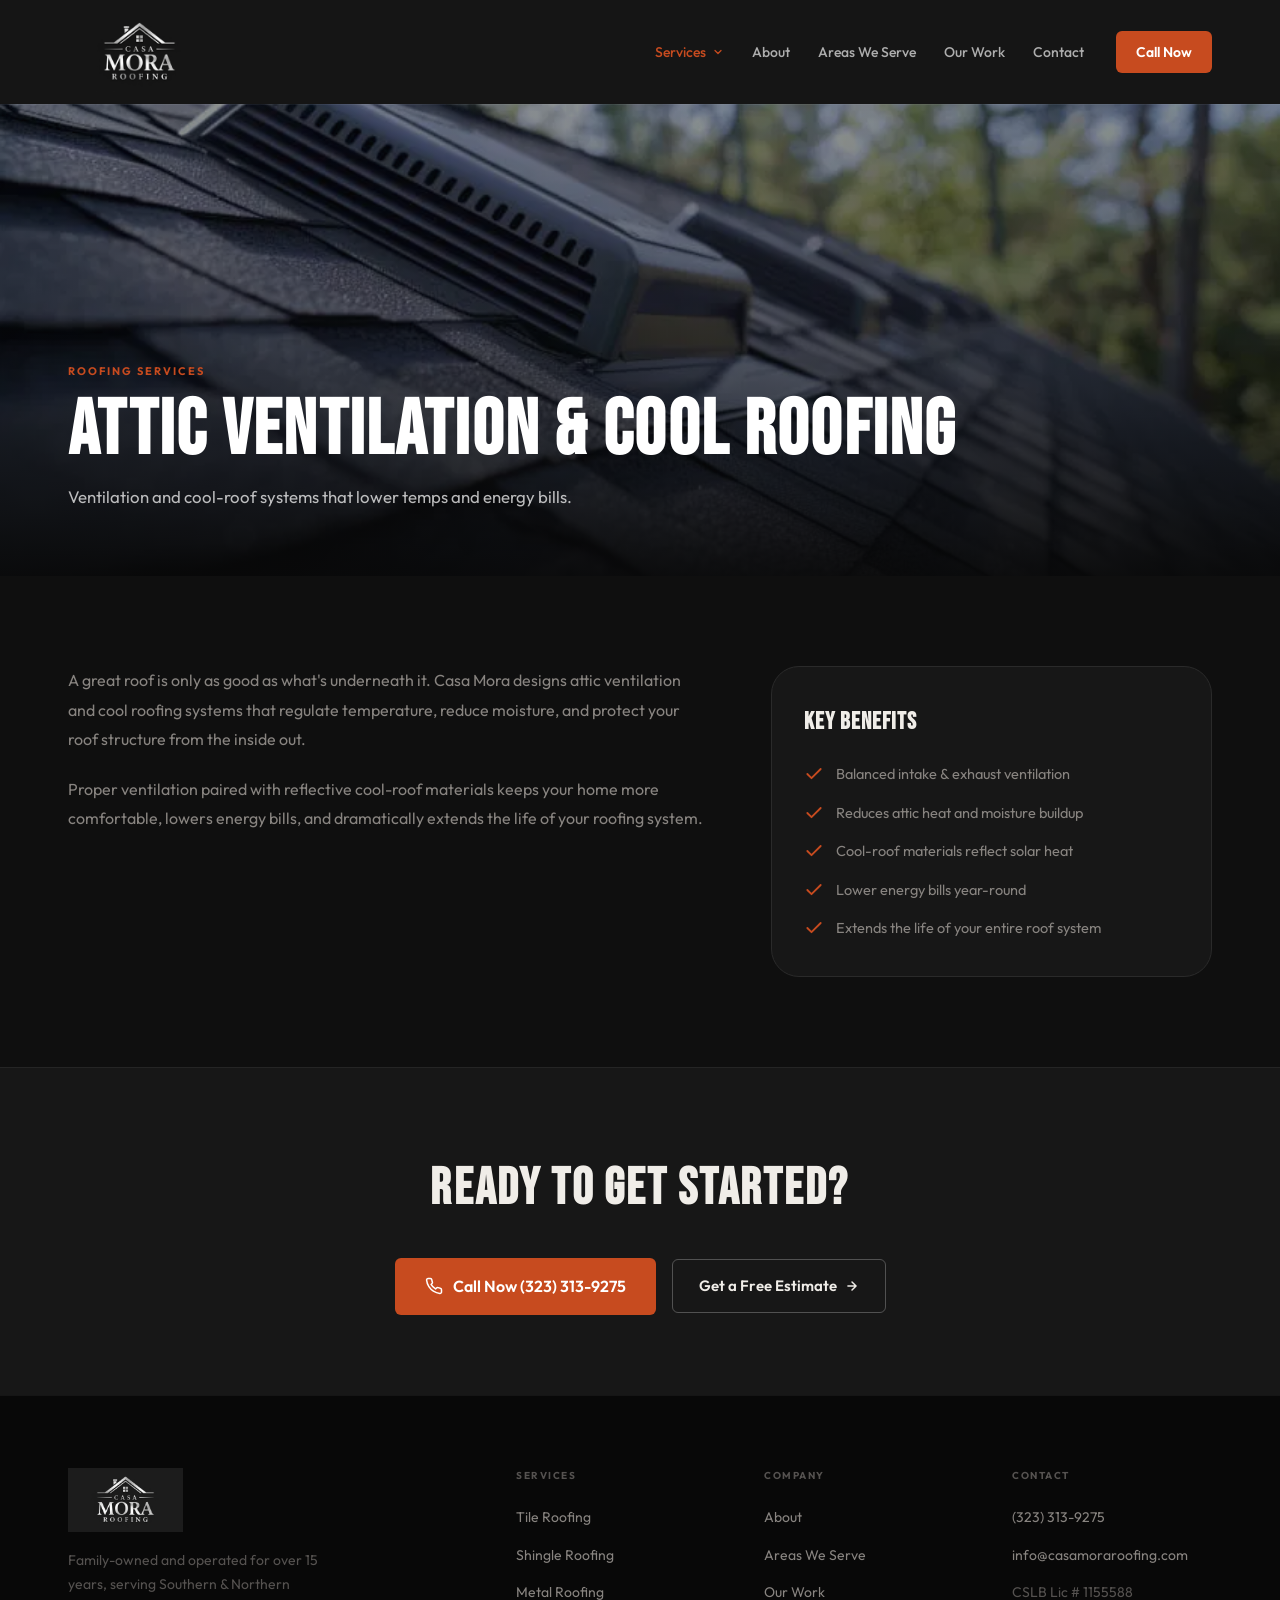
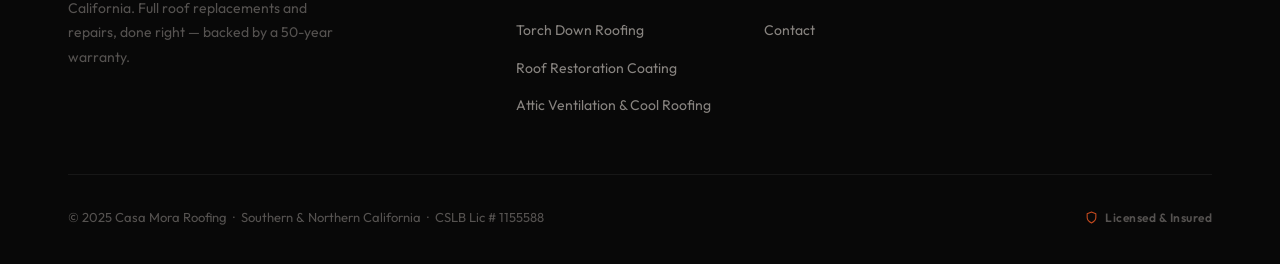
<file: attic-ventilation-cool-roofing.html>
<!DOCTYPE html>
<html lang="en">
<head>
  <meta charset="UTF-8">
  <meta name="viewport" content="width=device-width, initial-scale=1.0">
  <title>Attic Ventilation & Cool Roofing | Casa Mora Roofing</title>
  <meta name="description" content="Attic Ventilation & Cool Roofing by Casa Mora Roofing — Ventilation and cool-roof systems that lower temps and energy bills. Serving Southern & Northern California. Free estimates, 50-year warranty, CSLB Lic # 1155588.">
  <link rel="preconnect" href="https://fonts.googleapis.com">
  <link rel="preconnect" href="https://fonts.gstatic.com" crossorigin>
  <link href="https://fonts.googleapis.com/css2?family=Bebas+Neue&family=Outfit:wght@300;400;500;600;700&display=swap" rel="stylesheet">
  <link rel="stylesheet" href="styles.css">
</head>
<body>
<header class="header" id="hdr">
  <div class="header__inner">
    <a href="index.html" class="logo" aria-label="Casa Mora Roofing home">
      <img src="images/casa-mora-logo.jpg" alt="Casa Mora Roofing" class="logo__img">
    </a>
    <nav class="nav" aria-label="Main navigation">
      <ul class="nav__links">
        <li class="nav__item">
          <a href="services.html" class="nav__dd-toggle active" aria-haspopup="true">Services <svg viewBox="0 0 24 24" fill="none" stroke="currentColor" stroke-width="2.5" stroke-linecap="round" stroke-linejoin="round"><path d="M6 9l6 6 6-6"/></svg></a>
          <ul class="nav__dropdown">
        <li><a href="tile-roofing.html">Tile Roofing</a></li>
        <li><a href="shingle-roofing.html">Shingle Roofing</a></li>
        <li><a href="metal-roofing.html">Metal Roofing</a></li>
        <li><a href="torch-down-roofing.html">Torch Down Roofing</a></li>
        <li><a href="roof-restoration-coating.html">Roof Restoration Coating</a></li>
        <li><a href="attic-ventilation-cool-roofing.html">Attic Ventilation & Cool Roofing</a></li>
          </ul>
        </li>
        <li><a href="about.html">About</a></li>
        <li><a href="areas-we-serve.html">Areas We Serve</a></li>
        <li><a href="our-work.html">Our Work</a></li>
        <li><a href="contact.html">Contact</a></li>
      </ul>
      <a href="tel:+13233139275" class="btn--call">Call Now</a>
      <button class="hamburger" id="ham" aria-label="Toggle navigation" aria-expanded="false">
        <span></span><span></span><span></span>
      </button>
    </nav>
  </div>
</header>

<nav class="mobile-nav" id="mob" aria-label="Mobile navigation">
  <div class="mobile-nav__group">
    <button class="mobile-nav__toggle" aria-expanded="false" aria-controls="m-services">Services <svg viewBox="0 0 24 24" fill="none" stroke="currentColor" stroke-width="2.5" stroke-linecap="round" stroke-linejoin="round"><path d="M6 9l6 6 6-6"/></svg></button>
    <div class="mobile-nav__sub" id="m-services">
    <a href="tile-roofing.html" onclick="closeNav()">Tile Roofing</a>
    <a href="shingle-roofing.html" onclick="closeNav()">Shingle Roofing</a>
    <a href="metal-roofing.html" onclick="closeNav()">Metal Roofing</a>
    <a href="torch-down-roofing.html" onclick="closeNav()">Torch Down Roofing</a>
    <a href="roof-restoration-coating.html" onclick="closeNav()">Roof Restoration Coating</a>
    <a href="attic-ventilation-cool-roofing.html" onclick="closeNav()">Attic Ventilation & Cool Roofing</a>
    </div>
  </div>
  <a href="about.html"           onclick="closeNav()">About</a>
  <a href="areas-we-serve.html"  onclick="closeNav()">Areas We Serve</a>
  <a href="our-work.html"        onclick="closeNav()">Our Work</a>
  <a href="contact.html"         onclick="closeNav()">Contact</a>
  <a href="tel:+13233139275" class="btn btn--primary" onclick="closeNav()">(323) 313-9275 — Call Now</a>
</nav>

<section class="svc-hero">
  <img class="svc-hero__img" src="images/attic-ventilation-system.webp" alt="Attic ventilation and cool roofing system by Casa Mora Roofing">
  <div class="svc-hero__inner">
    <div class="wrap">
      <span class="eyebrow">Roofing Services</span>
      <h1>Attic Ventilation & Cool Roofing</h1>
      <p class="svc-hero__sub">Ventilation and cool-roof systems that lower temps and energy bills.</p>
    </div>
  </div>
</section>

<section class="svc-section">
  <div class="wrap">
    <div class="svc-layout">
      <div class="svc-desc reveal">
        <p>A great roof is only as good as what's underneath it. Casa Mora designs attic ventilation and cool roofing systems that regulate temperature, reduce moisture, and protect your roof structure from the inside out.</p>
        <p>Proper ventilation paired with reflective cool-roof materials keeps your home more comfortable, lowers energy bills, and dramatically extends the life of your roofing system.</p>
      </div>
      <aside class="benefits reveal d2">
        <h3>KEY BENEFITS</h3>
        <ul class="checklist">
          <li><svg viewBox="0 0 24 24" fill="none" stroke-width="2.2" stroke-linecap="round" stroke-linejoin="round"><polyline points="20,6 9,17 4,12"/></svg> Balanced intake & exhaust ventilation</li>
          <li><svg viewBox="0 0 24 24" fill="none" stroke-width="2.2" stroke-linecap="round" stroke-linejoin="round"><polyline points="20,6 9,17 4,12"/></svg> Reduces attic heat and moisture buildup</li>
          <li><svg viewBox="0 0 24 24" fill="none" stroke-width="2.2" stroke-linecap="round" stroke-linejoin="round"><polyline points="20,6 9,17 4,12"/></svg> Cool-roof materials reflect solar heat</li>
          <li><svg viewBox="0 0 24 24" fill="none" stroke-width="2.2" stroke-linecap="round" stroke-linejoin="round"><polyline points="20,6 9,17 4,12"/></svg> Lower energy bills year-round</li>
          <li><svg viewBox="0 0 24 24" fill="none" stroke-width="2.2" stroke-linecap="round" stroke-linejoin="round"><polyline points="20,6 9,17 4,12"/></svg> Extends the life of your entire roof system</li>
        </ul>
      </aside>
    </div>
  </div>
</section>

<section class="cta-band">
  <div class="wrap">
    <h2>READY TO GET STARTED?</h2>
    <div class="cta-band__actions">
      <a href="tel:+13233139275" class="btn--phone"><svg width="18" height="18" viewBox="0 0 24 24" fill="none" stroke="currentColor" stroke-width="2" stroke-linecap="round" stroke-linejoin="round"><path d="M22 16.92v3a2 2 0 01-2.18 2 19.79 19.79 0 01-8.63-3.07 19.5 19.5 0 01-6-6 19.79 19.79 0 01-3.07-8.67A2 2 0 014.11 2h3a2 2 0 012 1.72 12.84 12.84 0 00.7 2.81 2 2 0 01-.45 2.11L8.09 9.91a16 16 0 006 6l1.27-1.27a2 2 0 012.11-.45 12.84 12.84 0 002.81.7A2 2 0 0122 16.92z"/></svg> Call Now (323) 313-9275</a>
      <a href="contact.html" class="btn--outline">Get a Free Estimate <svg width="14" height="14" viewBox="0 0 24 24" fill="none" stroke="currentColor" stroke-width="2.5" stroke-linecap="round" stroke-linejoin="round"><path d="M5 12h14M12 5l7 7-7 7"/></svg></a>
    </div>
  </div>
</section>

<footer class="footer">
  <div class="wrap">
    <div class="footer__grid">
      <div class="footer__brand">
        <img src="images/casa-mora-logo.jpg" alt="Casa Mora Roofing" class="footer__logo">
        <p class="footer__desc">Family-owned and operated for over 15 years, serving Southern &amp; Northern California. Full roof replacements and repairs, done right — backed by a 50-year warranty.</p>
      </div>
      <div>
        <p class="footer__col-head">Services</p>
        <ul class="footer__links">
          <li><a href="tile-roofing.html">Tile Roofing</a></li>
          <li><a href="shingle-roofing.html">Shingle Roofing</a></li>
          <li><a href="metal-roofing.html">Metal Roofing</a></li>
          <li><a href="torch-down-roofing.html">Torch Down Roofing</a></li>
          <li><a href="roof-restoration-coating.html">Roof Restoration Coating</a></li>
          <li><a href="attic-ventilation-cool-roofing.html">Attic Ventilation & Cool Roofing</a></li>
        </ul>
      </div>
      <div>
        <p class="footer__col-head">Company</p>
        <ul class="footer__links">
          <li><a href="about.html">About</a></li>
          <li><a href="areas-we-serve.html">Areas We Serve</a></li>
          <li><a href="our-work.html">Our Work</a></li>
          <li><a href="contact.html">Contact</a></li>
        </ul>
      </div>
      <div>
        <p class="footer__col-head">Contact</p>
        <ul class="footer__links">
          <li><a href="tel:+13233139275">(323) 313-9275</a></li>
          <li><a href="mailto:info@casamoraroofing.com">info@casamoraroofing.com</a></li>
          <li><span>CSLB Lic # 1155588</span></li>
        </ul>
      </div>
    </div>
    <div class="footer__bottom">
      <p class="footer__copy">© 2025 Casa Mora Roofing &nbsp;·&nbsp; Southern &amp; Northern California &nbsp;·&nbsp; CSLB Lic # 1155588</p>
      <div class="footer__badge"><svg viewBox="0 0 24 24" fill="none" stroke-width="2" stroke-linecap="round" stroke-linejoin="round"><path d="M12 22s8-4 8-10V5l-8-3-8 3v7c0 6 8 10 8 10z"/></svg> Licensed &amp; Insured</div>
    </div>
  </div>
</footer>

<script src="script.js" defer></script>
</body>
</html>
</file>
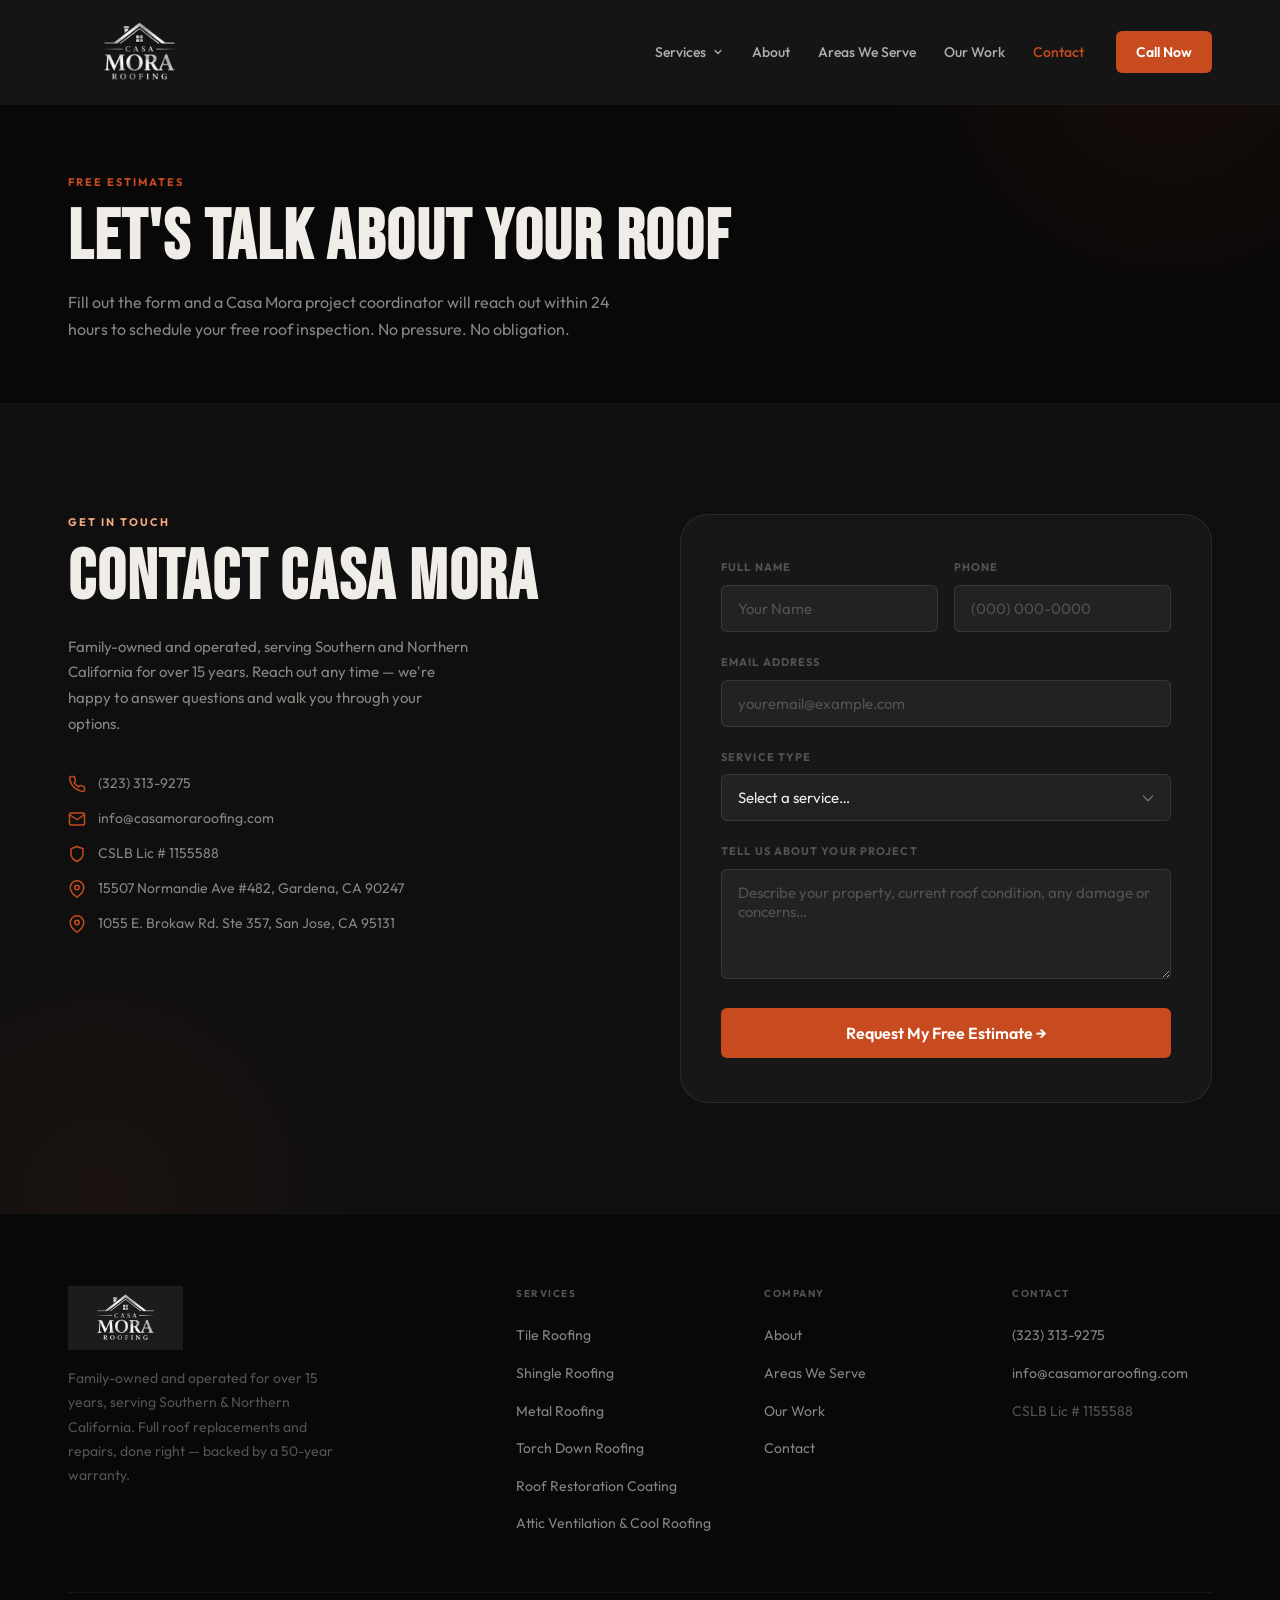
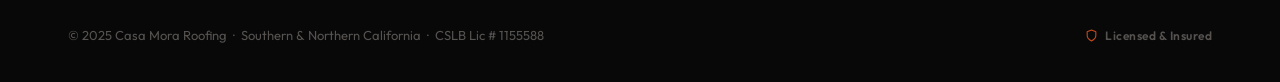
<file: contact.html>
<!DOCTYPE html>
<html lang="en">
<head>
  <meta charset="UTF-8">
  <meta name="viewport" content="width=device-width, initial-scale=1.0">
  <title>Contact | Casa Mora Roofing — Free Estimates</title>
  <meta name="description" content="Contact Casa Mora Roofing for a free estimate. Serving Southern and Northern California. Call (323) 313-9275 or email info@casamoraroofing.com.">
  <link rel="preconnect" href="https://fonts.googleapis.com">
  <link rel="preconnect" href="https://fonts.gstatic.com" crossorigin>
  <link href="https://fonts.googleapis.com/css2?family=Bebas+Neue&family=Outfit:wght@300;400;500;600;700&display=swap" rel="stylesheet">
  <link rel="stylesheet" href="styles.css">
</head>
<body>
<header class="header" id="hdr">
  <div class="header__inner">
    <a href="index.html" class="logo" aria-label="Casa Mora Roofing home">
      <img src="images/casa-mora-logo.jpg" alt="Casa Mora Roofing" class="logo__img">
    </a>
    <nav class="nav" aria-label="Main navigation">
      <ul class="nav__links">
        <li class="nav__item">
          <a href="services.html" class="nav__dd-toggle" aria-haspopup="true">Services <svg viewBox="0 0 24 24" fill="none" stroke="currentColor" stroke-width="2.5" stroke-linecap="round" stroke-linejoin="round"><path d="M6 9l6 6 6-6"/></svg></a>
          <ul class="nav__dropdown">
        <li><a href="tile-roofing.html">Tile Roofing</a></li>
        <li><a href="shingle-roofing.html">Shingle Roofing</a></li>
        <li><a href="metal-roofing.html">Metal Roofing</a></li>
        <li><a href="torch-down-roofing.html">Torch Down Roofing</a></li>
        <li><a href="roof-restoration-coating.html">Roof Restoration Coating</a></li>
        <li><a href="attic-ventilation-cool-roofing.html">Attic Ventilation & Cool Roofing</a></li>
          </ul>
        </li>
        <li><a href="about.html">About</a></li>
        <li><a href="areas-we-serve.html">Areas We Serve</a></li>
        <li><a href="our-work.html">Our Work</a></li>
        <li><a href="contact.html" class="active" aria-current="page">Contact</a></li>
      </ul>
      <a href="tel:+13233139275" class="btn--call">Call Now</a>
      <button class="hamburger" id="ham" aria-label="Toggle navigation" aria-expanded="false">
        <span></span><span></span><span></span>
      </button>
    </nav>
  </div>
</header>

<nav class="mobile-nav" id="mob" aria-label="Mobile navigation">
  <div class="mobile-nav__group">
    <button class="mobile-nav__toggle" aria-expanded="false" aria-controls="m-services">Services <svg viewBox="0 0 24 24" fill="none" stroke="currentColor" stroke-width="2.5" stroke-linecap="round" stroke-linejoin="round"><path d="M6 9l6 6 6-6"/></svg></button>
    <div class="mobile-nav__sub" id="m-services">
    <a href="tile-roofing.html" onclick="closeNav()">Tile Roofing</a>
    <a href="shingle-roofing.html" onclick="closeNav()">Shingle Roofing</a>
    <a href="metal-roofing.html" onclick="closeNav()">Metal Roofing</a>
    <a href="torch-down-roofing.html" onclick="closeNav()">Torch Down Roofing</a>
    <a href="roof-restoration-coating.html" onclick="closeNav()">Roof Restoration Coating</a>
    <a href="attic-ventilation-cool-roofing.html" onclick="closeNav()">Attic Ventilation & Cool Roofing</a>
    </div>
  </div>
  <a href="about.html"           onclick="closeNav()">About</a>
  <a href="areas-we-serve.html"  onclick="closeNav()">Areas We Serve</a>
  <a href="our-work.html"        onclick="closeNav()">Our Work</a>
  <a href="contact.html"         onclick="closeNav()">Contact</a>
  <a href="tel:+13233139275" class="btn btn--primary" onclick="closeNav()">(323) 313-9275 — Call Now</a>
</nav>

<section class="page-head">
  <div class="wrap"><div class="page-head__inner">
    <span class="eyebrow">Free Estimates</span>
    <h1 class="display display--lg">LET'S TALK ABOUT YOUR ROOF</h1>
    <p class="page-head__lead">Fill out the form and a Casa Mora project coordinator will reach out within 24 hours to schedule your free roof inspection. No pressure. No obligation.</p>
  </div></div>
</section>

<section class="inquiry" id="contact">
  <div class="wrap">
    <div class="inquiry__grid">
      <div class="inquiry__info reveal">
        <span class="eyebrow">Get In Touch</span>
        <h2 class="display display--lg">CONTACT CASA MORA</h2>
        <p class="inquiry__body">Family-owned and operated, serving Southern and Northern California for over 15 years. Reach out any time — we're happy to answer questions and walk you through your options.</p>
        <div class="inquiry__contact">
          <div class="contact-row"><svg viewBox="0 0 24 24" stroke-width="2" stroke-linecap="round" stroke-linejoin="round"><path d="M22 16.92v3a2 2 0 01-2.18 2 19.79 19.79 0 01-8.63-3.07 19.5 19.5 0 01-6-6 19.79 19.79 0 01-3.07-8.67A2 2 0 014.11 2h3a2 2 0 012 1.72 12.84 12.84 0 00.7 2.81 2 2 0 01-.45 2.11L8.09 9.91a16 16 0 006 6l1.27-1.27a2 2 0 012.11-.45 12.84 12.84 0 002.81.7A2 2 0 0122 16.92z"/></svg> <a href="tel:+13233139275">(323) 313-9275</a></div>
          <div class="contact-row"><svg viewBox="0 0 24 24" stroke-width="2" stroke-linecap="round" stroke-linejoin="round"><path d="M4 4h16c1.1 0 2 .9 2 2v12c0 1.1-.9 2-2 2H4c-1.1 0-2-.9-2-2V6c0-1.1.9-2 2-2z"/><polyline points="22,6 12,13 2,6"/></svg> <a href="mailto:info@casamoraroofing.com">info@casamoraroofing.com</a></div>
          <div class="contact-row"><svg viewBox="0 0 24 24" fill="none" stroke-width="2" stroke-linecap="round" stroke-linejoin="round"><path d="M12 22s8-4 8-10V5l-8-3-8 3v7c0 6 8 10 8 10z"/></svg> CSLB Lic # 1155588</div>
          <div class="contact-row"><svg viewBox="0 0 24 24" stroke-width="2" stroke-linecap="round" stroke-linejoin="round"><path d="M21 10c0 7-9 13-9 13s-9-6-9-13a9 9 0 0118 0z"/><circle cx="12" cy="10" r="3"/></svg> 15507 Normandie Ave #482, Gardena, CA 90247</div>
          <div class="contact-row"><svg viewBox="0 0 24 24" stroke-width="2" stroke-linecap="round" stroke-linejoin="round"><path d="M21 10c0 7-9 13-9 13s-9-6-9-13a9 9 0 0118 0z"/><circle cx="12" cy="10" r="3"/></svg> 1055 E. Brokaw Rd. Ste 357, San Jose, CA 95131</div>
        </div>
      </div>
      <form class="form reveal d2" action="https://formspree.io/f/mdavpnky" method="POST">
        <input type="hidden" name="_subject" value="New estimate request — Casa Mora Roofing website">
        <div style="position:absolute;left:-9999px" aria-hidden="true"><input type="text" name="_gotcha" tabindex="-1" autocomplete="off"></div>
        <div class="form-row">
          <div class="form-group">
            <label class="form-label" for="contact-name">Full Name</label>
            <input class="form-ctrl" type="text" id="contact-name" name="name" placeholder="Your Name" autocomplete="name" required>
          </div>
          <div class="form-group">
            <label class="form-label" for="contact-phone">Phone</label>
            <input class="form-ctrl" type="tel" id="contact-phone" name="phone" placeholder="(000) 000-0000" autocomplete="tel">
          </div>
        </div>
        <div class="form-group">
          <label class="form-label" for="contact-email">Email Address</label>
          <input class="form-ctrl" type="email" id="contact-email" name="email" placeholder="youremail@example.com" autocomplete="email" required>
        </div>
        <div class="form-group">
          <label class="form-label" for="contact-service">Service Type</label>
          <select class="form-ctrl" id="contact-service" name="service">
            <option value="" disabled selected>Select a service…</option>
            <option>Tile Roofing</option>
            <option>Shingle Roofing</option>
            <option>Metal Roofing</option>
            <option>Torch Down Roofing</option>
            <option>Roof Restoration Coating</option>
            <option>Attic Ventilation &amp; Cool Roofing</option>
          </select>
        </div>
        <div class="form-group">
          <label class="form-label" for="contact-msg">Tell Us About Your Project</label>
          <textarea class="form-ctrl" id="contact-msg" name="message" placeholder="Describe your property, current roof condition, any damage or concerns…"></textarea>
        </div>
        <button type="submit" class="btn-submit">Request My Free Estimate →</button>
      </form>
    </div>
  </div>
</section>

<footer class="footer">
  <div class="wrap">
    <div class="footer__grid">
      <div class="footer__brand">
        <img src="images/casa-mora-logo.jpg" alt="Casa Mora Roofing" class="footer__logo">
        <p class="footer__desc">Family-owned and operated for over 15 years, serving Southern &amp; Northern California. Full roof replacements and repairs, done right — backed by a 50-year warranty.</p>
      </div>
      <div>
        <p class="footer__col-head">Services</p>
        <ul class="footer__links">
          <li><a href="tile-roofing.html">Tile Roofing</a></li>
          <li><a href="shingle-roofing.html">Shingle Roofing</a></li>
          <li><a href="metal-roofing.html">Metal Roofing</a></li>
          <li><a href="torch-down-roofing.html">Torch Down Roofing</a></li>
          <li><a href="roof-restoration-coating.html">Roof Restoration Coating</a></li>
          <li><a href="attic-ventilation-cool-roofing.html">Attic Ventilation & Cool Roofing</a></li>
        </ul>
      </div>
      <div>
        <p class="footer__col-head">Company</p>
        <ul class="footer__links">
          <li><a href="about.html">About</a></li>
          <li><a href="areas-we-serve.html">Areas We Serve</a></li>
          <li><a href="our-work.html">Our Work</a></li>
          <li><a href="contact.html">Contact</a></li>
        </ul>
      </div>
      <div>
        <p class="footer__col-head">Contact</p>
        <ul class="footer__links">
          <li><a href="tel:+13233139275">(323) 313-9275</a></li>
          <li><a href="mailto:info@casamoraroofing.com">info@casamoraroofing.com</a></li>
          <li><span>CSLB Lic # 1155588</span></li>
        </ul>
      </div>
    </div>
    <div class="footer__bottom">
      <p class="footer__copy">© 2025 Casa Mora Roofing &nbsp;·&nbsp; Southern &amp; Northern California &nbsp;·&nbsp; CSLB Lic # 1155588</p>
      <div class="footer__badge"><svg viewBox="0 0 24 24" fill="none" stroke-width="2" stroke-linecap="round" stroke-linejoin="round"><path d="M12 22s8-4 8-10V5l-8-3-8 3v7c0 6 8 10 8 10z"/></svg> Licensed &amp; Insured</div>
    </div>
  </div>
</footer>

<script src="script.js" defer></script>
</body>
</html>
</file>
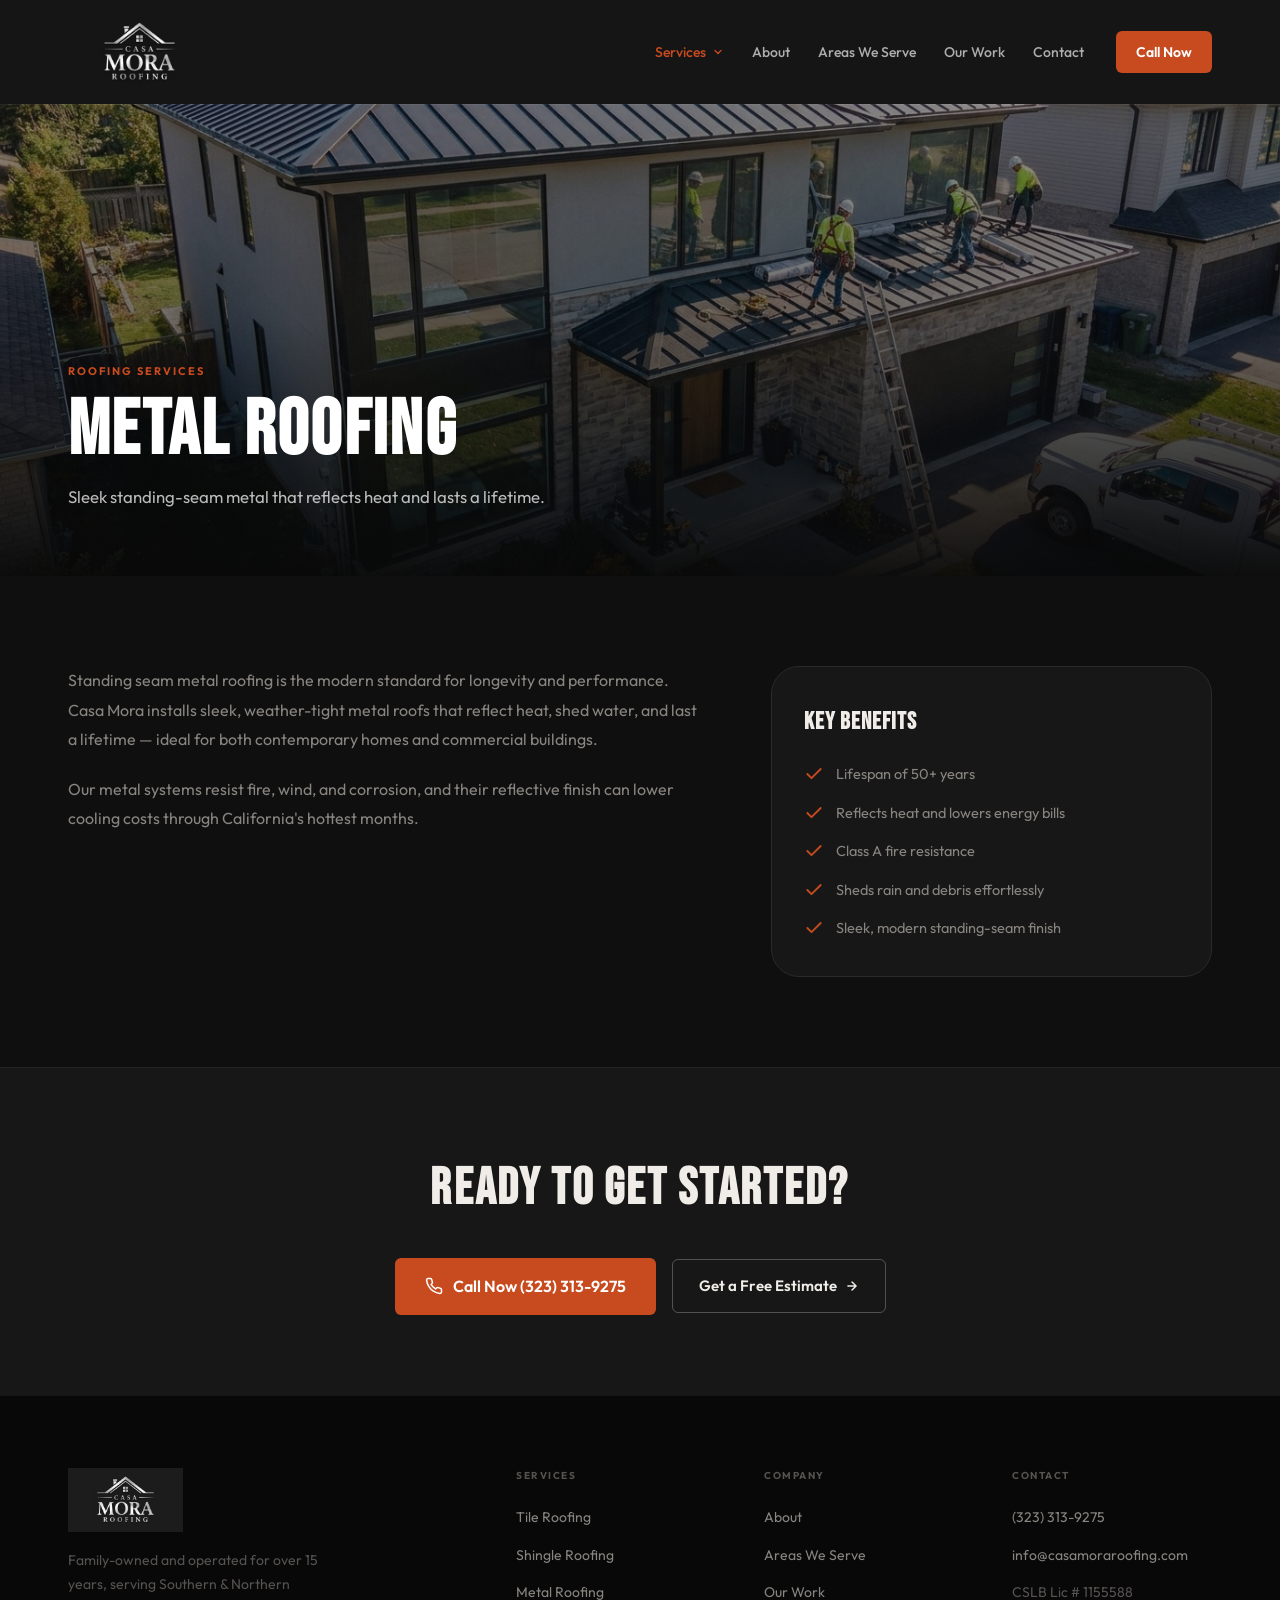
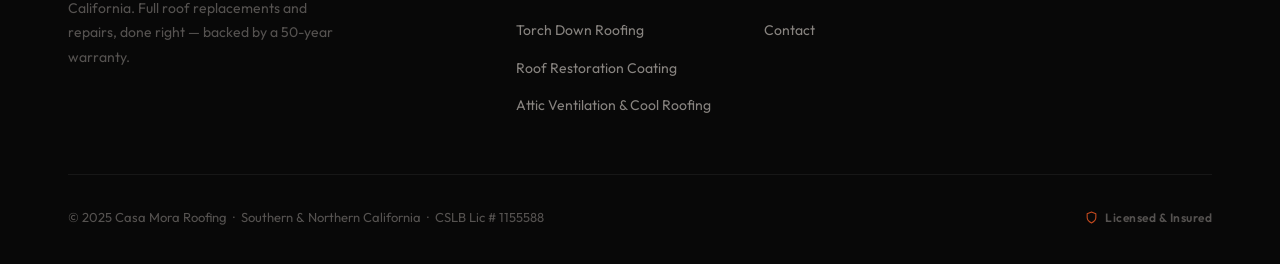
<file: metal-roofing.html>
<!DOCTYPE html>
<html lang="en">
<head>
  <meta charset="UTF-8">
  <meta name="viewport" content="width=device-width, initial-scale=1.0">
  <title>Metal Roofing | Casa Mora Roofing</title>
  <meta name="description" content="Metal Roofing by Casa Mora Roofing — Sleek standing-seam metal that reflects heat and lasts a lifetime. Serving Southern & Northern California. Free estimates, 50-year warranty, CSLB Lic # 1155588.">
  <link rel="preconnect" href="https://fonts.googleapis.com">
  <link rel="preconnect" href="https://fonts.gstatic.com" crossorigin>
  <link href="https://fonts.googleapis.com/css2?family=Bebas+Neue&family=Outfit:wght@300;400;500;600;700&display=swap" rel="stylesheet">
  <link rel="stylesheet" href="styles.css">
</head>
<body>
<header class="header" id="hdr">
  <div class="header__inner">
    <a href="index.html" class="logo" aria-label="Casa Mora Roofing home">
      <img src="images/casa-mora-logo.jpg" alt="Casa Mora Roofing" class="logo__img">
    </a>
    <nav class="nav" aria-label="Main navigation">
      <ul class="nav__links">
        <li class="nav__item">
          <a href="services.html" class="nav__dd-toggle active" aria-haspopup="true">Services <svg viewBox="0 0 24 24" fill="none" stroke="currentColor" stroke-width="2.5" stroke-linecap="round" stroke-linejoin="round"><path d="M6 9l6 6 6-6"/></svg></a>
          <ul class="nav__dropdown">
        <li><a href="tile-roofing.html">Tile Roofing</a></li>
        <li><a href="shingle-roofing.html">Shingle Roofing</a></li>
        <li><a href="metal-roofing.html">Metal Roofing</a></li>
        <li><a href="torch-down-roofing.html">Torch Down Roofing</a></li>
        <li><a href="roof-restoration-coating.html">Roof Restoration Coating</a></li>
        <li><a href="attic-ventilation-cool-roofing.html">Attic Ventilation & Cool Roofing</a></li>
          </ul>
        </li>
        <li><a href="about.html">About</a></li>
        <li><a href="areas-we-serve.html">Areas We Serve</a></li>
        <li><a href="our-work.html">Our Work</a></li>
        <li><a href="contact.html">Contact</a></li>
      </ul>
      <a href="tel:+13233139275" class="btn--call">Call Now</a>
      <button class="hamburger" id="ham" aria-label="Toggle navigation" aria-expanded="false">
        <span></span><span></span><span></span>
      </button>
    </nav>
  </div>
</header>

<nav class="mobile-nav" id="mob" aria-label="Mobile navigation">
  <div class="mobile-nav__group">
    <button class="mobile-nav__toggle" aria-expanded="false" aria-controls="m-services">Services <svg viewBox="0 0 24 24" fill="none" stroke="currentColor" stroke-width="2.5" stroke-linecap="round" stroke-linejoin="round"><path d="M6 9l6 6 6-6"/></svg></button>
    <div class="mobile-nav__sub" id="m-services">
    <a href="tile-roofing.html" onclick="closeNav()">Tile Roofing</a>
    <a href="shingle-roofing.html" onclick="closeNav()">Shingle Roofing</a>
    <a href="metal-roofing.html" onclick="closeNav()">Metal Roofing</a>
    <a href="torch-down-roofing.html" onclick="closeNav()">Torch Down Roofing</a>
    <a href="roof-restoration-coating.html" onclick="closeNav()">Roof Restoration Coating</a>
    <a href="attic-ventilation-cool-roofing.html" onclick="closeNav()">Attic Ventilation & Cool Roofing</a>
    </div>
  </div>
  <a href="about.html"           onclick="closeNav()">About</a>
  <a href="areas-we-serve.html"  onclick="closeNav()">Areas We Serve</a>
  <a href="our-work.html"        onclick="closeNav()">Our Work</a>
  <a href="contact.html"         onclick="closeNav()">Contact</a>
  <a href="tel:+13233139275" class="btn btn--primary" onclick="closeNav()">(323) 313-9275 — Call Now</a>
</nav>

<section class="svc-hero">
  <img class="svc-hero__img" src="images/metal_roof_page.jpeg" alt="Standing seam metal roof installed by Casa Mora Roofing">
  <div class="svc-hero__inner">
    <div class="wrap">
      <span class="eyebrow">Roofing Services</span>
      <h1>Metal Roofing</h1>
      <p class="svc-hero__sub">Sleek standing-seam metal that reflects heat and lasts a lifetime.</p>
    </div>
  </div>
</section>

<section class="svc-section">
  <div class="wrap">
    <div class="svc-layout">
      <div class="svc-desc reveal">
        <p>Standing seam metal roofing is the modern standard for longevity and performance. Casa Mora installs sleek, weather-tight metal roofs that reflect heat, shed water, and last a lifetime — ideal for both contemporary homes and commercial buildings.</p>
        <p>Our metal systems resist fire, wind, and corrosion, and their reflective finish can lower cooling costs through California's hottest months.</p>
      </div>
      <aside class="benefits reveal d2">
        <h3>KEY BENEFITS</h3>
        <ul class="checklist">
          <li><svg viewBox="0 0 24 24" fill="none" stroke-width="2.2" stroke-linecap="round" stroke-linejoin="round"><polyline points="20,6 9,17 4,12"/></svg> Lifespan of 50+ years</li>
          <li><svg viewBox="0 0 24 24" fill="none" stroke-width="2.2" stroke-linecap="round" stroke-linejoin="round"><polyline points="20,6 9,17 4,12"/></svg> Reflects heat and lowers energy bills</li>
          <li><svg viewBox="0 0 24 24" fill="none" stroke-width="2.2" stroke-linecap="round" stroke-linejoin="round"><polyline points="20,6 9,17 4,12"/></svg> Class A fire resistance</li>
          <li><svg viewBox="0 0 24 24" fill="none" stroke-width="2.2" stroke-linecap="round" stroke-linejoin="round"><polyline points="20,6 9,17 4,12"/></svg> Sheds rain and debris effortlessly</li>
          <li><svg viewBox="0 0 24 24" fill="none" stroke-width="2.2" stroke-linecap="round" stroke-linejoin="round"><polyline points="20,6 9,17 4,12"/></svg> Sleek, modern standing-seam finish</li>
        </ul>
      </aside>
    </div>
  </div>
</section>

<section class="cta-band">
  <div class="wrap">
    <h2>READY TO GET STARTED?</h2>
    <div class="cta-band__actions">
      <a href="tel:+13233139275" class="btn--phone"><svg width="18" height="18" viewBox="0 0 24 24" fill="none" stroke="currentColor" stroke-width="2" stroke-linecap="round" stroke-linejoin="round"><path d="M22 16.92v3a2 2 0 01-2.18 2 19.79 19.79 0 01-8.63-3.07 19.5 19.5 0 01-6-6 19.79 19.79 0 01-3.07-8.67A2 2 0 014.11 2h3a2 2 0 012 1.72 12.84 12.84 0 00.7 2.81 2 2 0 01-.45 2.11L8.09 9.91a16 16 0 006 6l1.27-1.27a2 2 0 012.11-.45 12.84 12.84 0 002.81.7A2 2 0 0122 16.92z"/></svg> Call Now (323) 313-9275</a>
      <a href="contact.html" class="btn--outline">Get a Free Estimate <svg width="14" height="14" viewBox="0 0 24 24" fill="none" stroke="currentColor" stroke-width="2.5" stroke-linecap="round" stroke-linejoin="round"><path d="M5 12h14M12 5l7 7-7 7"/></svg></a>
    </div>
  </div>
</section>

<footer class="footer">
  <div class="wrap">
    <div class="footer__grid">
      <div class="footer__brand">
        <img src="images/casa-mora-logo.jpg" alt="Casa Mora Roofing" class="footer__logo">
        <p class="footer__desc">Family-owned and operated for over 15 years, serving Southern &amp; Northern California. Full roof replacements and repairs, done right — backed by a 50-year warranty.</p>
      </div>
      <div>
        <p class="footer__col-head">Services</p>
        <ul class="footer__links">
          <li><a href="tile-roofing.html">Tile Roofing</a></li>
          <li><a href="shingle-roofing.html">Shingle Roofing</a></li>
          <li><a href="metal-roofing.html">Metal Roofing</a></li>
          <li><a href="torch-down-roofing.html">Torch Down Roofing</a></li>
          <li><a href="roof-restoration-coating.html">Roof Restoration Coating</a></li>
          <li><a href="attic-ventilation-cool-roofing.html">Attic Ventilation & Cool Roofing</a></li>
        </ul>
      </div>
      <div>
        <p class="footer__col-head">Company</p>
        <ul class="footer__links">
          <li><a href="about.html">About</a></li>
          <li><a href="areas-we-serve.html">Areas We Serve</a></li>
          <li><a href="our-work.html">Our Work</a></li>
          <li><a href="contact.html">Contact</a></li>
        </ul>
      </div>
      <div>
        <p class="footer__col-head">Contact</p>
        <ul class="footer__links">
          <li><a href="tel:+13233139275">(323) 313-9275</a></li>
          <li><a href="mailto:info@casamoraroofing.com">info@casamoraroofing.com</a></li>
          <li><span>CSLB Lic # 1155588</span></li>
        </ul>
      </div>
    </div>
    <div class="footer__bottom">
      <p class="footer__copy">© 2025 Casa Mora Roofing &nbsp;·&nbsp; Southern &amp; Northern California &nbsp;·&nbsp; CSLB Lic # 1155588</p>
      <div class="footer__badge"><svg viewBox="0 0 24 24" fill="none" stroke-width="2" stroke-linecap="round" stroke-linejoin="round"><path d="M12 22s8-4 8-10V5l-8-3-8 3v7c0 6 8 10 8 10z"/></svg> Licensed &amp; Insured</div>
    </div>
  </div>
</footer>

<script src="script.js" defer></script>
</body>
</html>
</file>
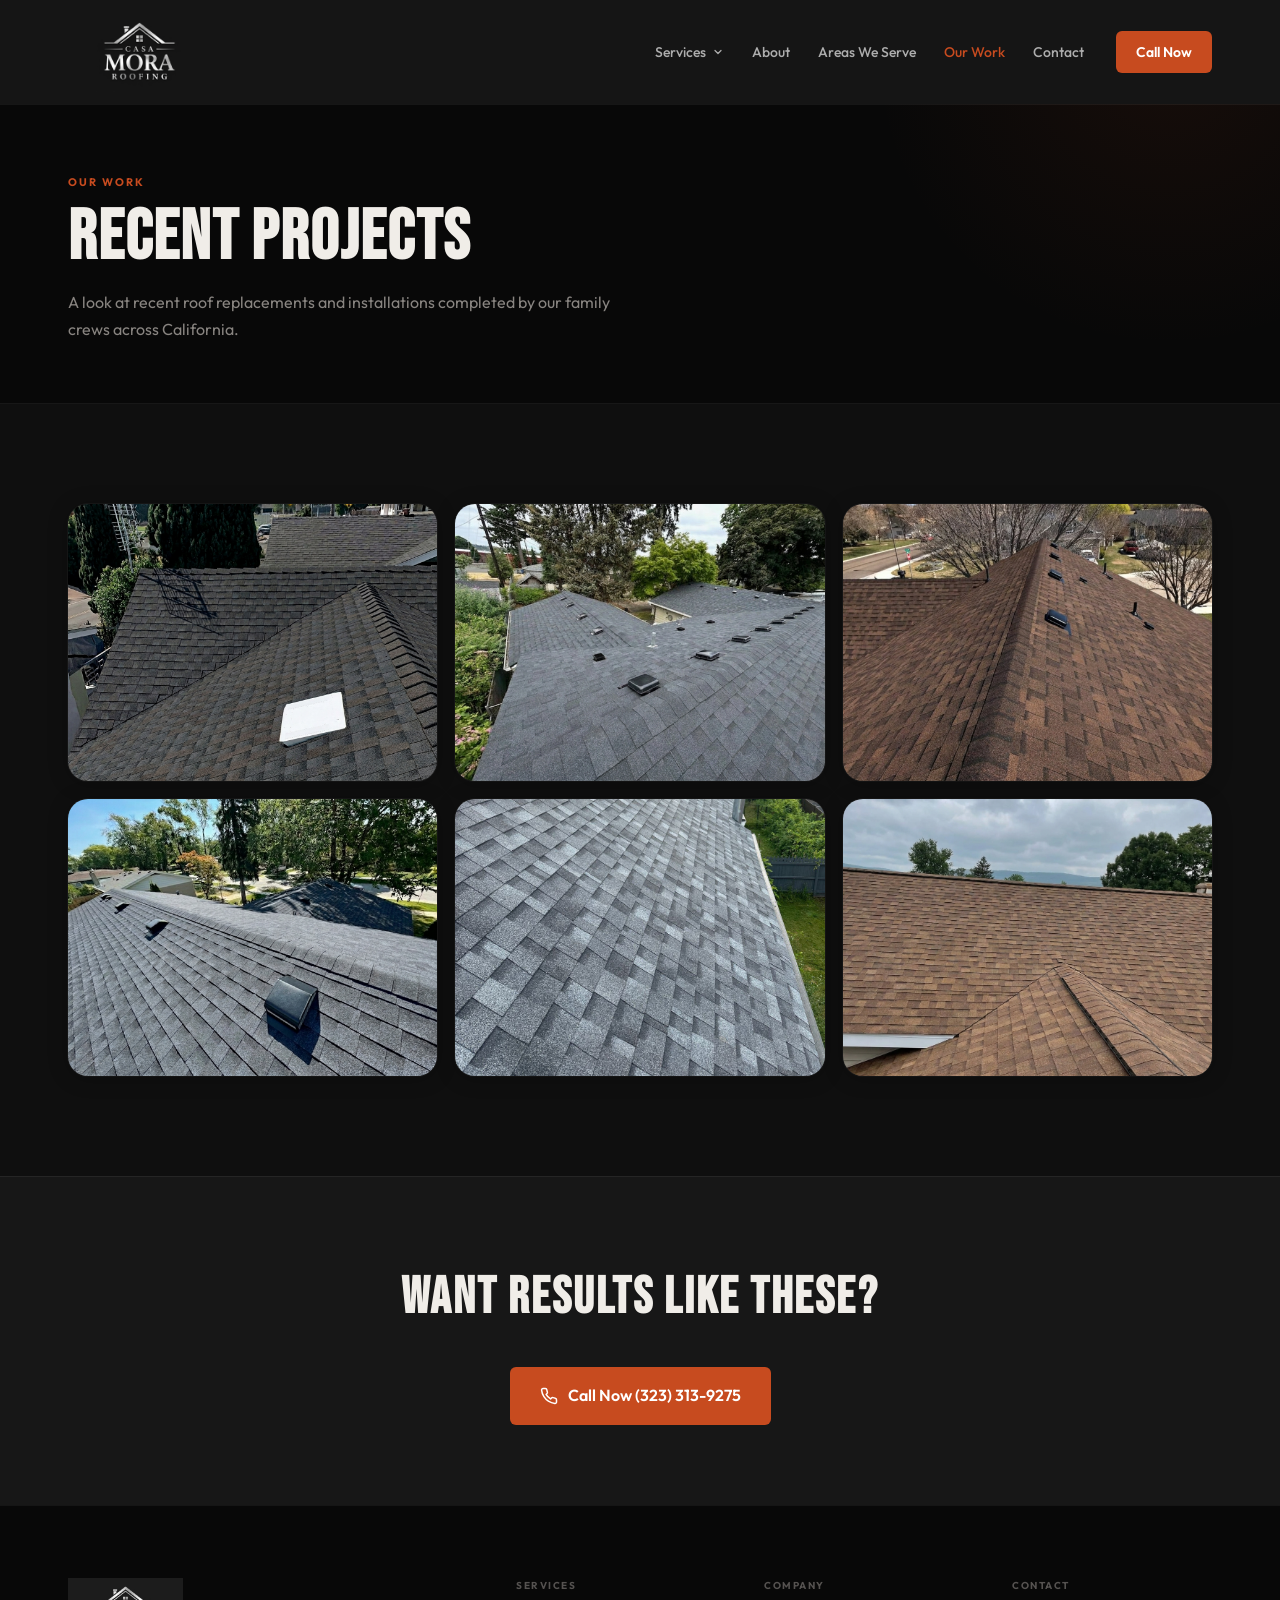
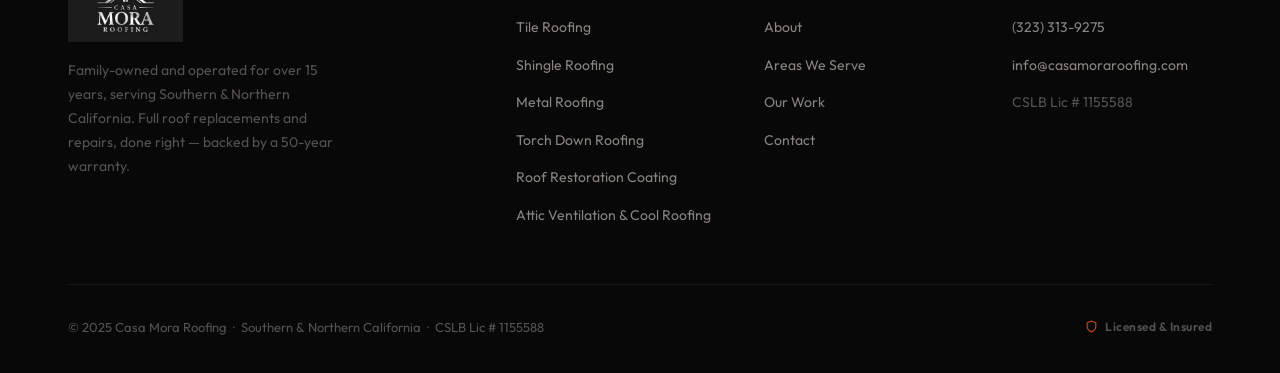
<file: our-work.html>
<!DOCTYPE html>
<html lang="en">
<head>
  <meta charset="UTF-8">
  <meta name="viewport" content="width=device-width, initial-scale=1.0">
  <title>Our Work | Casa Mora Roofing — Recent Projects</title>
  <meta name="description" content="See recent roofing projects completed by Casa Mora Roofing across Southern and Northern California — tile, shingle, and metal roof replacements.">
  <link rel="preconnect" href="https://fonts.googleapis.com">
  <link rel="preconnect" href="https://fonts.gstatic.com" crossorigin>
  <link href="https://fonts.googleapis.com/css2?family=Bebas+Neue&family=Outfit:wght@300;400;500;600;700&display=swap" rel="stylesheet">
  <link rel="stylesheet" href="styles.css">
</head>
<body>
<header class="header" id="hdr">
  <div class="header__inner">
    <a href="index.html" class="logo" aria-label="Casa Mora Roofing home">
      <img src="images/casa-mora-logo.jpg" alt="Casa Mora Roofing" class="logo__img">
    </a>
    <nav class="nav" aria-label="Main navigation">
      <ul class="nav__links">
        <li class="nav__item">
          <a href="services.html" class="nav__dd-toggle" aria-haspopup="true">Services <svg viewBox="0 0 24 24" fill="none" stroke="currentColor" stroke-width="2.5" stroke-linecap="round" stroke-linejoin="round"><path d="M6 9l6 6 6-6"/></svg></a>
          <ul class="nav__dropdown">
        <li><a href="tile-roofing.html">Tile Roofing</a></li>
        <li><a href="shingle-roofing.html">Shingle Roofing</a></li>
        <li><a href="metal-roofing.html">Metal Roofing</a></li>
        <li><a href="torch-down-roofing.html">Torch Down Roofing</a></li>
        <li><a href="roof-restoration-coating.html">Roof Restoration Coating</a></li>
        <li><a href="attic-ventilation-cool-roofing.html">Attic Ventilation & Cool Roofing</a></li>
          </ul>
        </li>
        <li><a href="about.html">About</a></li>
        <li><a href="areas-we-serve.html">Areas We Serve</a></li>
        <li><a href="our-work.html" class="active" aria-current="page">Our Work</a></li>
        <li><a href="contact.html">Contact</a></li>
      </ul>
      <a href="tel:+13233139275" class="btn--call">Call Now</a>
      <button class="hamburger" id="ham" aria-label="Toggle navigation" aria-expanded="false">
        <span></span><span></span><span></span>
      </button>
    </nav>
  </div>
</header>

<nav class="mobile-nav" id="mob" aria-label="Mobile navigation">
  <div class="mobile-nav__group">
    <button class="mobile-nav__toggle" aria-expanded="false" aria-controls="m-services">Services <svg viewBox="0 0 24 24" fill="none" stroke="currentColor" stroke-width="2.5" stroke-linecap="round" stroke-linejoin="round"><path d="M6 9l6 6 6-6"/></svg></button>
    <div class="mobile-nav__sub" id="m-services">
    <a href="tile-roofing.html" onclick="closeNav()">Tile Roofing</a>
    <a href="shingle-roofing.html" onclick="closeNav()">Shingle Roofing</a>
    <a href="metal-roofing.html" onclick="closeNav()">Metal Roofing</a>
    <a href="torch-down-roofing.html" onclick="closeNav()">Torch Down Roofing</a>
    <a href="roof-restoration-coating.html" onclick="closeNav()">Roof Restoration Coating</a>
    <a href="attic-ventilation-cool-roofing.html" onclick="closeNav()">Attic Ventilation & Cool Roofing</a>
    </div>
  </div>
  <a href="about.html"           onclick="closeNav()">About</a>
  <a href="areas-we-serve.html"  onclick="closeNav()">Areas We Serve</a>
  <a href="our-work.html"        onclick="closeNav()">Our Work</a>
  <a href="contact.html"         onclick="closeNav()">Contact</a>
  <a href="tel:+13233139275" class="btn btn--primary" onclick="closeNav()">(323) 313-9275 — Call Now</a>
</nav>

<section class="page-head">
  <div class="wrap"><div class="page-head__inner">
    <span class="eyebrow">Our Work</span>
    <h1 class="display display--lg">RECENT PROJECTS</h1>
    <p class="page-head__lead">A look at recent roof replacements and installations completed by our family crews across California.</p>
  </div></div>
</section>

<section class="section">
  <div class="wrap">
    <div class="work-grid">
      <div class="work-item reveal"><img src="images/cover-Shingle-Roof-Rebuild-in-Solana-Beach-CA_jpg_202606121844.jpeg" alt="Completed shingle roof rebuild on a home in Solana Beach, California" loading="lazy"></div>
      <div class="work-item reveal"><img src="images/IMG_4316_jpg_202606121842.jpeg" alt="New residential roof installation completed by Casa Mora Roofing" loading="lazy"></div>
      <div class="work-item reveal"><img src="images/Photo-Mar-27-2-13-56-PM_jpg_202606121841.jpeg" alt="Freshly completed roofing project by Casa Mora Roofing in California" loading="lazy"></div>
      <div class="work-item reveal"><img src="images/GAF-Timberline-HDZ-pewter-gray_jpeg_202606121849.jpeg" alt="GAF Timberline HDZ architectural shingles in pewter gray" loading="lazy"></div>
      <div class="work-item reveal"><img src="images/pretty-roof-1024x1024.jpg" alt="Detail of a newly installed tile roof by Casa Mora Roofing" loading="lazy"></div>
      <div class="work-item reveal"><img src="images/new-roof-before-and-after-v0-zv2fvaa3j5bb1_webp_202606121851.jpeg" alt="Home with a brand-new roof replacement by Casa Mora Roofing" loading="lazy"></div>
    </div>
  </div>
</section>

<section class="cta-band">
  <div class="wrap">
    <h2>WANT RESULTS LIKE THESE?</h2>
    <a href="tel:+13233139275" class="btn--phone"><svg width="18" height="18" viewBox="0 0 24 24" fill="none" stroke="currentColor" stroke-width="2" stroke-linecap="round" stroke-linejoin="round"><path d="M22 16.92v3a2 2 0 01-2.18 2 19.79 19.79 0 01-8.63-3.07 19.5 19.5 0 01-6-6 19.79 19.79 0 01-3.07-8.67A2 2 0 014.11 2h3a2 2 0 012 1.72 12.84 12.84 0 00.7 2.81 2 2 0 01-.45 2.11L8.09 9.91a16 16 0 006 6l1.27-1.27a2 2 0 012.11-.45 12.84 12.84 0 002.81.7A2 2 0 0122 16.92z"/></svg> Call Now (323) 313-9275</a>
  </div>
</section><footer class="footer">
  <div class="wrap">
    <div class="footer__grid">
      <div class="footer__brand">
        <img src="images/casa-mora-logo.jpg" alt="Casa Mora Roofing" class="footer__logo">
        <p class="footer__desc">Family-owned and operated for over 15 years, serving Southern &amp; Northern California. Full roof replacements and repairs, done right — backed by a 50-year warranty.</p>
      </div>
      <div>
        <p class="footer__col-head">Services</p>
        <ul class="footer__links">
          <li><a href="tile-roofing.html">Tile Roofing</a></li>
          <li><a href="shingle-roofing.html">Shingle Roofing</a></li>
          <li><a href="metal-roofing.html">Metal Roofing</a></li>
          <li><a href="torch-down-roofing.html">Torch Down Roofing</a></li>
          <li><a href="roof-restoration-coating.html">Roof Restoration Coating</a></li>
          <li><a href="attic-ventilation-cool-roofing.html">Attic Ventilation & Cool Roofing</a></li>
        </ul>
      </div>
      <div>
        <p class="footer__col-head">Company</p>
        <ul class="footer__links">
          <li><a href="about.html">About</a></li>
          <li><a href="areas-we-serve.html">Areas We Serve</a></li>
          <li><a href="our-work.html">Our Work</a></li>
          <li><a href="contact.html">Contact</a></li>
        </ul>
      </div>
      <div>
        <p class="footer__col-head">Contact</p>
        <ul class="footer__links">
          <li><a href="tel:+13233139275">(323) 313-9275</a></li>
          <li><a href="mailto:info@casamoraroofing.com">info@casamoraroofing.com</a></li>
          <li><span>CSLB Lic # 1155588</span></li>
        </ul>
      </div>
    </div>
    <div class="footer__bottom">
      <p class="footer__copy">© 2025 Casa Mora Roofing &nbsp;·&nbsp; Southern &amp; Northern California &nbsp;·&nbsp; CSLB Lic # 1155588</p>
      <div class="footer__badge"><svg viewBox="0 0 24 24" fill="none" stroke-width="2" stroke-linecap="round" stroke-linejoin="round"><path d="M12 22s8-4 8-10V5l-8-3-8 3v7c0 6 8 10 8 10z"/></svg> Licensed &amp; Insured</div>
    </div>
  </div>
</footer>

<script src="script.js" defer></script>
</body>
</html>
</file>
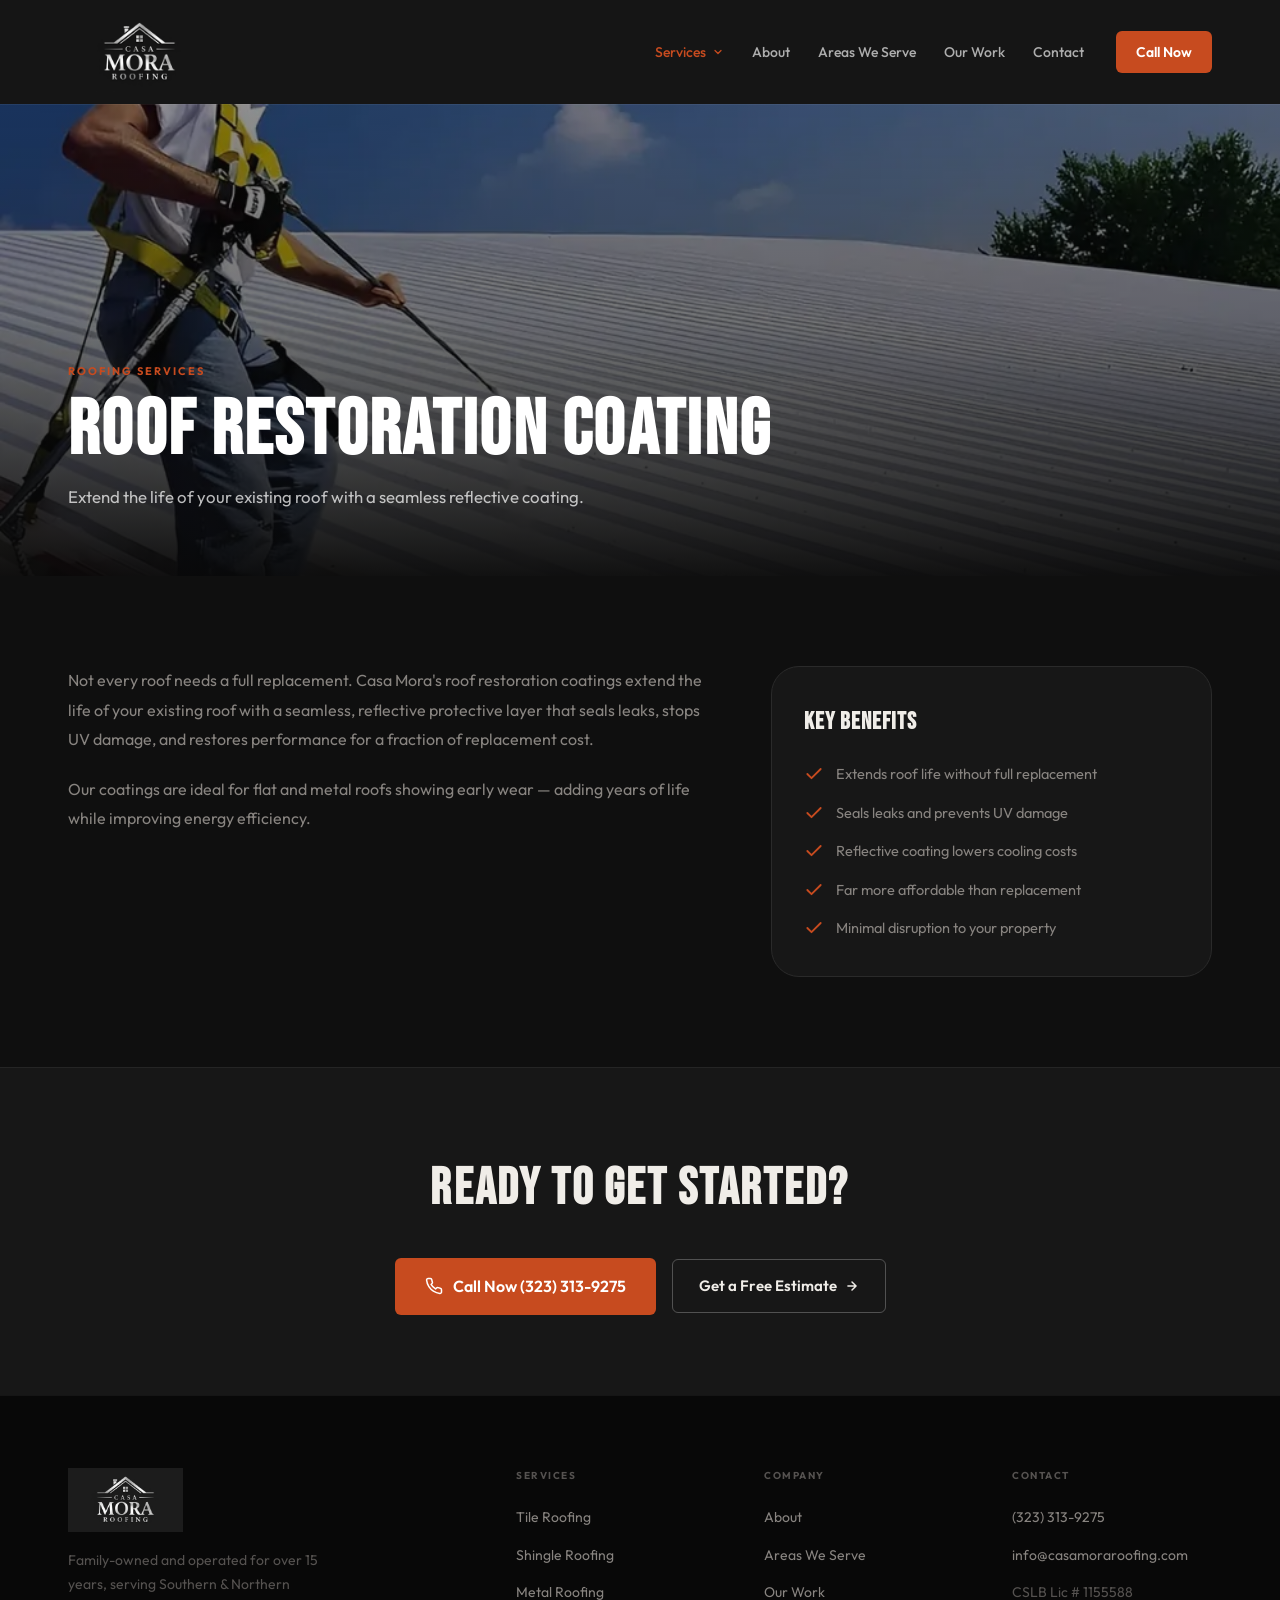
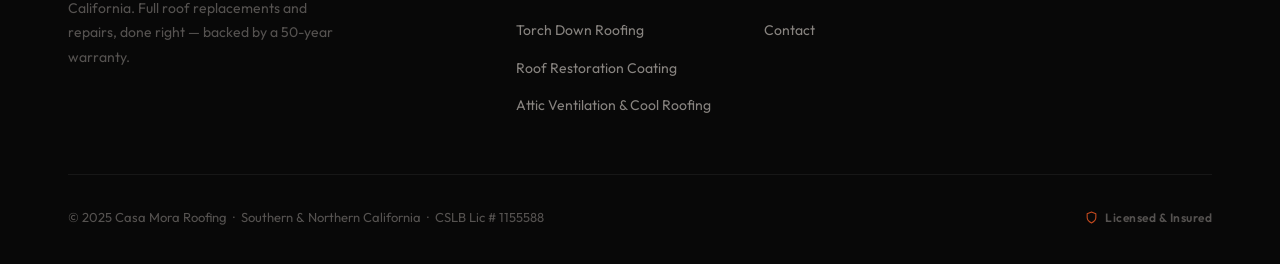
<file: roof-restoration-coating.html>
<!DOCTYPE html>
<html lang="en">
<head>
  <meta charset="UTF-8">
  <meta name="viewport" content="width=device-width, initial-scale=1.0">
  <title>Roof Restoration Coating | Casa Mora Roofing</title>
  <meta name="description" content="Roof Restoration Coating by Casa Mora Roofing — Extend the life of your existing roof with a seamless reflective coating. Serving Southern & Northern California. Free estimates, 50-year warranty, CSLB Lic # 1155588.">
  <link rel="preconnect" href="https://fonts.googleapis.com">
  <link rel="preconnect" href="https://fonts.gstatic.com" crossorigin>
  <link href="https://fonts.googleapis.com/css2?family=Bebas+Neue&family=Outfit:wght@300;400;500;600;700&display=swap" rel="stylesheet">
  <link rel="stylesheet" href="styles.css">
</head>
<body>
<header class="header" id="hdr">
  <div class="header__inner">
    <a href="index.html" class="logo" aria-label="Casa Mora Roofing home">
      <img src="images/casa-mora-logo.jpg" alt="Casa Mora Roofing" class="logo__img">
    </a>
    <nav class="nav" aria-label="Main navigation">
      <ul class="nav__links">
        <li class="nav__item">
          <a href="services.html" class="nav__dd-toggle active" aria-haspopup="true">Services <svg viewBox="0 0 24 24" fill="none" stroke="currentColor" stroke-width="2.5" stroke-linecap="round" stroke-linejoin="round"><path d="M6 9l6 6 6-6"/></svg></a>
          <ul class="nav__dropdown">
        <li><a href="tile-roofing.html">Tile Roofing</a></li>
        <li><a href="shingle-roofing.html">Shingle Roofing</a></li>
        <li><a href="metal-roofing.html">Metal Roofing</a></li>
        <li><a href="torch-down-roofing.html">Torch Down Roofing</a></li>
        <li><a href="roof-restoration-coating.html">Roof Restoration Coating</a></li>
        <li><a href="attic-ventilation-cool-roofing.html">Attic Ventilation & Cool Roofing</a></li>
          </ul>
        </li>
        <li><a href="about.html">About</a></li>
        <li><a href="areas-we-serve.html">Areas We Serve</a></li>
        <li><a href="our-work.html">Our Work</a></li>
        <li><a href="contact.html">Contact</a></li>
      </ul>
      <a href="tel:+13233139275" class="btn--call">Call Now</a>
      <button class="hamburger" id="ham" aria-label="Toggle navigation" aria-expanded="false">
        <span></span><span></span><span></span>
      </button>
    </nav>
  </div>
</header>

<nav class="mobile-nav" id="mob" aria-label="Mobile navigation">
  <div class="mobile-nav__group">
    <button class="mobile-nav__toggle" aria-expanded="false" aria-controls="m-services">Services <svg viewBox="0 0 24 24" fill="none" stroke="currentColor" stroke-width="2.5" stroke-linecap="round" stroke-linejoin="round"><path d="M6 9l6 6 6-6"/></svg></button>
    <div class="mobile-nav__sub" id="m-services">
    <a href="tile-roofing.html" onclick="closeNav()">Tile Roofing</a>
    <a href="shingle-roofing.html" onclick="closeNav()">Shingle Roofing</a>
    <a href="metal-roofing.html" onclick="closeNav()">Metal Roofing</a>
    <a href="torch-down-roofing.html" onclick="closeNav()">Torch Down Roofing</a>
    <a href="roof-restoration-coating.html" onclick="closeNav()">Roof Restoration Coating</a>
    <a href="attic-ventilation-cool-roofing.html" onclick="closeNav()">Attic Ventilation & Cool Roofing</a>
    </div>
  </div>
  <a href="about.html"           onclick="closeNav()">About</a>
  <a href="areas-we-serve.html"  onclick="closeNav()">Areas We Serve</a>
  <a href="our-work.html"        onclick="closeNav()">Our Work</a>
  <a href="contact.html"         onclick="closeNav()">Contact</a>
  <a href="tel:+13233139275" class="btn btn--primary" onclick="closeNav()">(323) 313-9275 — Call Now</a>
</nav>

<section class="svc-hero">
  <img class="svc-hero__img" src="images/What-Is-Roof-Restoration-Coating.webp" alt="Reflective roof restoration coating applied by Casa Mora Roofing">
  <div class="svc-hero__inner">
    <div class="wrap">
      <span class="eyebrow">Roofing Services</span>
      <h1>Roof Restoration Coating</h1>
      <p class="svc-hero__sub">Extend the life of your existing roof with a seamless reflective coating.</p>
    </div>
  </div>
</section>

<section class="svc-section">
  <div class="wrap">
    <div class="svc-layout">
      <div class="svc-desc reveal">
        <p>Not every roof needs a full replacement. Casa Mora's roof restoration coatings extend the life of your existing roof with a seamless, reflective protective layer that seals leaks, stops UV damage, and restores performance for a fraction of replacement cost.</p>
        <p>Our coatings are ideal for flat and metal roofs showing early wear — adding years of life while improving energy efficiency.</p>
      </div>
      <aside class="benefits reveal d2">
        <h3>KEY BENEFITS</h3>
        <ul class="checklist">
          <li><svg viewBox="0 0 24 24" fill="none" stroke-width="2.2" stroke-linecap="round" stroke-linejoin="round"><polyline points="20,6 9,17 4,12"/></svg> Extends roof life without full replacement</li>
          <li><svg viewBox="0 0 24 24" fill="none" stroke-width="2.2" stroke-linecap="round" stroke-linejoin="round"><polyline points="20,6 9,17 4,12"/></svg> Seals leaks and prevents UV damage</li>
          <li><svg viewBox="0 0 24 24" fill="none" stroke-width="2.2" stroke-linecap="round" stroke-linejoin="round"><polyline points="20,6 9,17 4,12"/></svg> Reflective coating lowers cooling costs</li>
          <li><svg viewBox="0 0 24 24" fill="none" stroke-width="2.2" stroke-linecap="round" stroke-linejoin="round"><polyline points="20,6 9,17 4,12"/></svg> Far more affordable than replacement</li>
          <li><svg viewBox="0 0 24 24" fill="none" stroke-width="2.2" stroke-linecap="round" stroke-linejoin="round"><polyline points="20,6 9,17 4,12"/></svg> Minimal disruption to your property</li>
        </ul>
      </aside>
    </div>
  </div>
</section>

<section class="cta-band">
  <div class="wrap">
    <h2>READY TO GET STARTED?</h2>
    <div class="cta-band__actions">
      <a href="tel:+13233139275" class="btn--phone"><svg width="18" height="18" viewBox="0 0 24 24" fill="none" stroke="currentColor" stroke-width="2" stroke-linecap="round" stroke-linejoin="round"><path d="M22 16.92v3a2 2 0 01-2.18 2 19.79 19.79 0 01-8.63-3.07 19.5 19.5 0 01-6-6 19.79 19.79 0 01-3.07-8.67A2 2 0 014.11 2h3a2 2 0 012 1.72 12.84 12.84 0 00.7 2.81 2 2 0 01-.45 2.11L8.09 9.91a16 16 0 006 6l1.27-1.27a2 2 0 012.11-.45 12.84 12.84 0 002.81.7A2 2 0 0122 16.92z"/></svg> Call Now (323) 313-9275</a>
      <a href="contact.html" class="btn--outline">Get a Free Estimate <svg width="14" height="14" viewBox="0 0 24 24" fill="none" stroke="currentColor" stroke-width="2.5" stroke-linecap="round" stroke-linejoin="round"><path d="M5 12h14M12 5l7 7-7 7"/></svg></a>
    </div>
  </div>
</section>

<footer class="footer">
  <div class="wrap">
    <div class="footer__grid">
      <div class="footer__brand">
        <img src="images/casa-mora-logo.jpg" alt="Casa Mora Roofing" class="footer__logo">
        <p class="footer__desc">Family-owned and operated for over 15 years, serving Southern &amp; Northern California. Full roof replacements and repairs, done right — backed by a 50-year warranty.</p>
      </div>
      <div>
        <p class="footer__col-head">Services</p>
        <ul class="footer__links">
          <li><a href="tile-roofing.html">Tile Roofing</a></li>
          <li><a href="shingle-roofing.html">Shingle Roofing</a></li>
          <li><a href="metal-roofing.html">Metal Roofing</a></li>
          <li><a href="torch-down-roofing.html">Torch Down Roofing</a></li>
          <li><a href="roof-restoration-coating.html">Roof Restoration Coating</a></li>
          <li><a href="attic-ventilation-cool-roofing.html">Attic Ventilation & Cool Roofing</a></li>
        </ul>
      </div>
      <div>
        <p class="footer__col-head">Company</p>
        <ul class="footer__links">
          <li><a href="about.html">About</a></li>
          <li><a href="areas-we-serve.html">Areas We Serve</a></li>
          <li><a href="our-work.html">Our Work</a></li>
          <li><a href="contact.html">Contact</a></li>
        </ul>
      </div>
      <div>
        <p class="footer__col-head">Contact</p>
        <ul class="footer__links">
          <li><a href="tel:+13233139275">(323) 313-9275</a></li>
          <li><a href="mailto:info@casamoraroofing.com">info@casamoraroofing.com</a></li>
          <li><span>CSLB Lic # 1155588</span></li>
        </ul>
      </div>
    </div>
    <div class="footer__bottom">
      <p class="footer__copy">© 2025 Casa Mora Roofing &nbsp;·&nbsp; Southern &amp; Northern California &nbsp;·&nbsp; CSLB Lic # 1155588</p>
      <div class="footer__badge"><svg viewBox="0 0 24 24" fill="none" stroke-width="2" stroke-linecap="round" stroke-linejoin="round"><path d="M12 22s8-4 8-10V5l-8-3-8 3v7c0 6 8 10 8 10z"/></svg> Licensed &amp; Insured</div>
    </div>
  </div>
</footer>

<script src="script.js" defer></script>
</body>
</html>
</file>
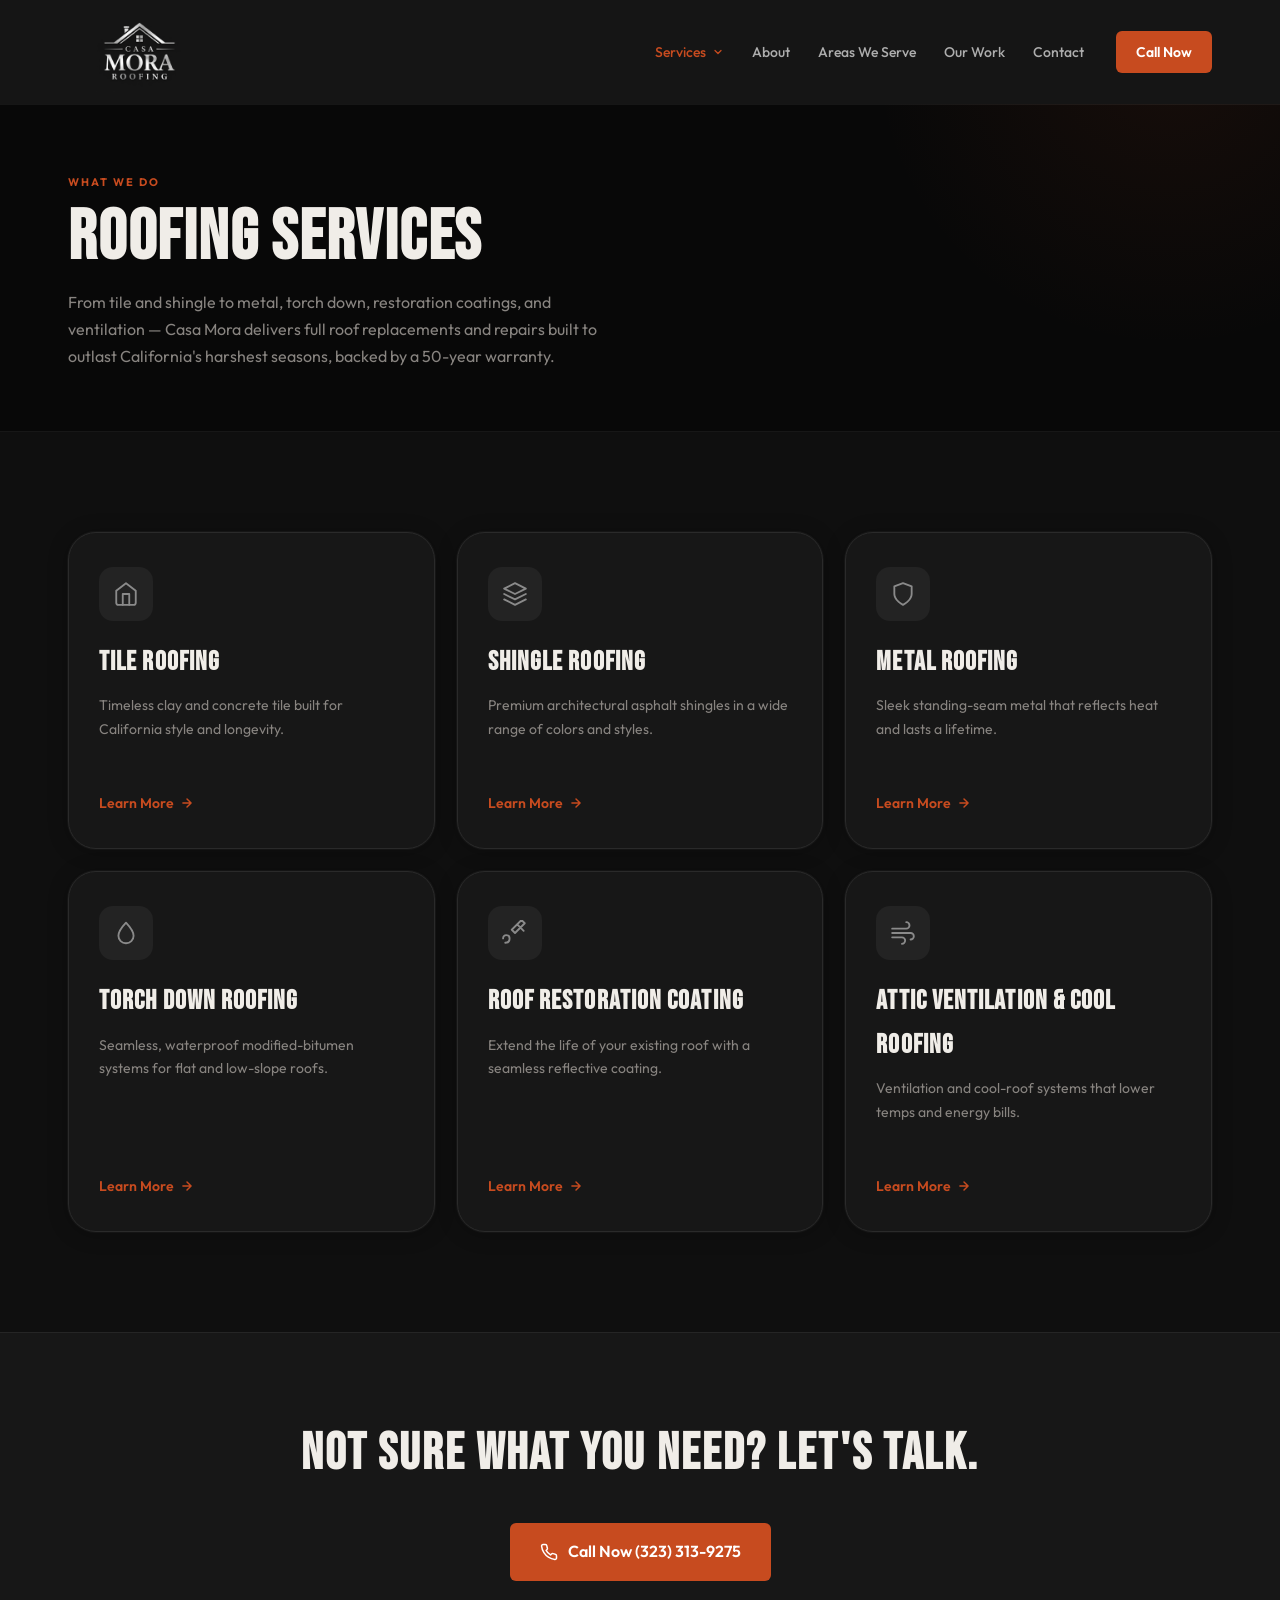
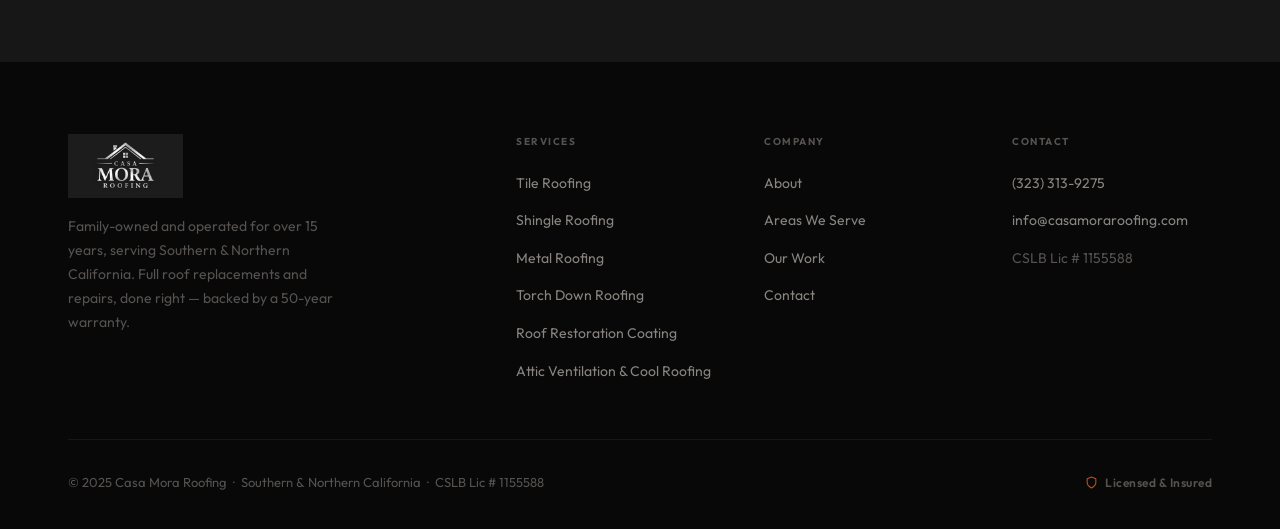
<file: services.html>
<!DOCTYPE html>
<html lang="en">
<head>
  <meta charset="UTF-8">
  <meta name="viewport" content="width=device-width, initial-scale=1.0">
  <title>Services | Casa Mora Roofing — Residential & Commercial</title>
  <meta name="description" content="Explore Casa Mora Roofing's services: tile, shingle, metal, and torch down roofing, roof restoration coatings, and attic ventilation & cool roofing across California.">
  <link rel="preconnect" href="https://fonts.googleapis.com">
  <link rel="preconnect" href="https://fonts.gstatic.com" crossorigin>
  <link href="https://fonts.googleapis.com/css2?family=Bebas+Neue&family=Outfit:wght@300;400;500;600;700&display=swap" rel="stylesheet">
  <link rel="stylesheet" href="styles.css">
</head>
<body>
<header class="header" id="hdr">
  <div class="header__inner">
    <a href="index.html" class="logo" aria-label="Casa Mora Roofing home">
      <img src="images/casa-mora-logo.jpg" alt="Casa Mora Roofing" class="logo__img">
    </a>
    <nav class="nav" aria-label="Main navigation">
      <ul class="nav__links">
        <li class="nav__item">
          <a href="services.html" class="nav__dd-toggle active" aria-haspopup="true">Services <svg viewBox="0 0 24 24" fill="none" stroke="currentColor" stroke-width="2.5" stroke-linecap="round" stroke-linejoin="round"><path d="M6 9l6 6 6-6"/></svg></a>
          <ul class="nav__dropdown">
        <li><a href="tile-roofing.html">Tile Roofing</a></li>
        <li><a href="shingle-roofing.html">Shingle Roofing</a></li>
        <li><a href="metal-roofing.html">Metal Roofing</a></li>
        <li><a href="torch-down-roofing.html">Torch Down Roofing</a></li>
        <li><a href="roof-restoration-coating.html">Roof Restoration Coating</a></li>
        <li><a href="attic-ventilation-cool-roofing.html">Attic Ventilation & Cool Roofing</a></li>
          </ul>
        </li>
        <li><a href="about.html">About</a></li>
        <li><a href="areas-we-serve.html">Areas We Serve</a></li>
        <li><a href="our-work.html">Our Work</a></li>
        <li><a href="contact.html">Contact</a></li>
      </ul>
      <a href="tel:+13233139275" class="btn--call">Call Now</a>
      <button class="hamburger" id="ham" aria-label="Toggle navigation" aria-expanded="false">
        <span></span><span></span><span></span>
      </button>
    </nav>
  </div>
</header>

<nav class="mobile-nav" id="mob" aria-label="Mobile navigation">
  <div class="mobile-nav__group">
    <button class="mobile-nav__toggle" aria-expanded="false" aria-controls="m-services">Services <svg viewBox="0 0 24 24" fill="none" stroke="currentColor" stroke-width="2.5" stroke-linecap="round" stroke-linejoin="round"><path d="M6 9l6 6 6-6"/></svg></button>
    <div class="mobile-nav__sub" id="m-services">
    <a href="tile-roofing.html" onclick="closeNav()">Tile Roofing</a>
    <a href="shingle-roofing.html" onclick="closeNav()">Shingle Roofing</a>
    <a href="metal-roofing.html" onclick="closeNav()">Metal Roofing</a>
    <a href="torch-down-roofing.html" onclick="closeNav()">Torch Down Roofing</a>
    <a href="roof-restoration-coating.html" onclick="closeNav()">Roof Restoration Coating</a>
    <a href="attic-ventilation-cool-roofing.html" onclick="closeNav()">Attic Ventilation & Cool Roofing</a>
    </div>
  </div>
  <a href="about.html"           onclick="closeNav()">About</a>
  <a href="areas-we-serve.html"  onclick="closeNav()">Areas We Serve</a>
  <a href="our-work.html"        onclick="closeNav()">Our Work</a>
  <a href="contact.html"         onclick="closeNav()">Contact</a>
  <a href="tel:+13233139275" class="btn btn--primary" onclick="closeNav()">(323) 313-9275 — Call Now</a>
</nav>

<section class="page-head">
  <div class="wrap"><div class="page-head__inner">
    <span class="eyebrow">What We Do</span>
    <h1 class="display display--lg">ROOFING SERVICES</h1>
    <p class="page-head__lead">From tile and shingle to metal, torch down, restoration coatings, and ventilation — Casa Mora delivers full roof replacements and repairs built to outlast California's harshest seasons, backed by a 50-year warranty.</p>
  </div></div>
</section>

<section class="section">
  <div class="wrap">
    <div class="svc-cards">
      <a class="svc-link-card reveal" href="tile-roofing.html">
        <div class="svc-icon" aria-hidden="true"><svg viewBox="0 0 24 24" fill="none" stroke-width="1.7" stroke-linecap="round" stroke-linejoin="round"><path d="M3 9l9-7 9 7v11a2 2 0 01-2 2H5a2 2 0 01-2-2z"/><polyline points="9,22 9,12 15,12 15,22"/></svg></div>
        <h3>Tile Roofing</h3>
        <p>Timeless clay and concrete tile built for California style and longevity.</p>
        <span class="svc-card__cta">Learn More <svg width="14" height="14" viewBox="0 0 24 24" fill="none" stroke="currentColor" stroke-width="2.5" stroke-linecap="round" stroke-linejoin="round"><path d="M5 12h14M12 5l7 7-7 7"/></svg></span>
      </a>
      <a class="svc-link-card reveal" href="shingle-roofing.html">
        <div class="svc-icon" aria-hidden="true"><svg viewBox="0 0 24 24" fill="none" stroke-width="1.7" stroke-linecap="round" stroke-linejoin="round"><polygon points="12,2 2,7 12,12 22,7"/><polyline points="2,17 12,22 22,17"/><polyline points="2,12 12,17 22,12"/></svg></div>
        <h3>Shingle Roofing</h3>
        <p>Premium architectural asphalt shingles in a wide range of colors and styles.</p>
        <span class="svc-card__cta">Learn More <svg width="14" height="14" viewBox="0 0 24 24" fill="none" stroke="currentColor" stroke-width="2.5" stroke-linecap="round" stroke-linejoin="round"><path d="M5 12h14M12 5l7 7-7 7"/></svg></span>
      </a>
      <a class="svc-link-card reveal" href="metal-roofing.html">
        <div class="svc-icon" aria-hidden="true"><svg viewBox="0 0 24 24" fill="none" stroke-width="1.7" stroke-linecap="round" stroke-linejoin="round"><path d="M12 22s8-4 8-10V5l-8-3-8 3v7c0 6 8 10 8 10z"/></svg></div>
        <h3>Metal Roofing</h3>
        <p>Sleek standing-seam metal that reflects heat and lasts a lifetime.</p>
        <span class="svc-card__cta">Learn More <svg width="14" height="14" viewBox="0 0 24 24" fill="none" stroke="currentColor" stroke-width="2.5" stroke-linecap="round" stroke-linejoin="round"><path d="M5 12h14M12 5l7 7-7 7"/></svg></span>
      </a>
      <a class="svc-link-card reveal" href="torch-down-roofing.html">
        <div class="svc-icon" aria-hidden="true"><svg viewBox="0 0 24 24" fill="none" stroke-width="1.7" stroke-linecap="round" stroke-linejoin="round"><path d="M12 2.5S5 10 5 14.5a7 7 0 0014 0C19 10 12 2.5 12 2.5z"/></svg></div>
        <h3>Torch Down Roofing</h3>
        <p>Seamless, waterproof modified-bitumen systems for flat and low-slope roofs.</p>
        <span class="svc-card__cta">Learn More <svg width="14" height="14" viewBox="0 0 24 24" fill="none" stroke="currentColor" stroke-width="2.5" stroke-linecap="round" stroke-linejoin="round"><path d="M5 12h14M12 5l7 7-7 7"/></svg></span>
      </a>
      <a class="svc-link-card reveal" href="roof-restoration-coating.html">
        <div class="svc-icon" aria-hidden="true"><svg viewBox="0 0 24 24" fill="none" stroke-width="1.7" stroke-linecap="round" stroke-linejoin="round"><path d="M3 21c3 0 4-2 4-4 0-1.5-1-3-3-3s-3 1.5-3 3M14 4l6 6M21 3l-9 9-3-3 9-9z"/></svg></div>
        <h3>Roof Restoration Coating</h3>
        <p>Extend the life of your existing roof with a seamless reflective coating.</p>
        <span class="svc-card__cta">Learn More <svg width="14" height="14" viewBox="0 0 24 24" fill="none" stroke="currentColor" stroke-width="2.5" stroke-linecap="round" stroke-linejoin="round"><path d="M5 12h14M12 5l7 7-7 7"/></svg></span>
      </a>
      <a class="svc-link-card reveal" href="attic-ventilation-cool-roofing.html">
        <div class="svc-icon" aria-hidden="true"><svg viewBox="0 0 24 24" fill="none" stroke-width="1.7" stroke-linecap="round" stroke-linejoin="round"><path d="M2 8h13a3 3 0 100-6M2 12h17a3 3 0 110 6M2 16h9a3 3 0 110 6"/></svg></div>
        <h3>Attic Ventilation & Cool Roofing</h3>
        <p>Ventilation and cool-roof systems that lower temps and energy bills.</p>
        <span class="svc-card__cta">Learn More <svg width="14" height="14" viewBox="0 0 24 24" fill="none" stroke="currentColor" stroke-width="2.5" stroke-linecap="round" stroke-linejoin="round"><path d="M5 12h14M12 5l7 7-7 7"/></svg></span>
      </a>
    </div>
  </div>
</section>

<section class="cta-band">
  <div class="wrap">
    <h2>NOT SURE WHAT YOU NEED? LET'S TALK.</h2>
    <a href="tel:+13233139275" class="btn--phone"><svg width="18" height="18" viewBox="0 0 24 24" fill="none" stroke="currentColor" stroke-width="2" stroke-linecap="round" stroke-linejoin="round"><path d="M22 16.92v3a2 2 0 01-2.18 2 19.79 19.79 0 01-8.63-3.07 19.5 19.5 0 01-6-6 19.79 19.79 0 01-3.07-8.67A2 2 0 014.11 2h3a2 2 0 012 1.72 12.84 12.84 0 00.7 2.81 2 2 0 01-.45 2.11L8.09 9.91a16 16 0 006 6l1.27-1.27a2 2 0 012.11-.45 12.84 12.84 0 002.81.7A2 2 0 0122 16.92z"/></svg> Call Now (323) 313-9275</a>
  </div>
</section><footer class="footer">
  <div class="wrap">
    <div class="footer__grid">
      <div class="footer__brand">
        <img src="images/casa-mora-logo.jpg" alt="Casa Mora Roofing" class="footer__logo">
        <p class="footer__desc">Family-owned and operated for over 15 years, serving Southern &amp; Northern California. Full roof replacements and repairs, done right — backed by a 50-year warranty.</p>
      </div>
      <div>
        <p class="footer__col-head">Services</p>
        <ul class="footer__links">
          <li><a href="tile-roofing.html">Tile Roofing</a></li>
          <li><a href="shingle-roofing.html">Shingle Roofing</a></li>
          <li><a href="metal-roofing.html">Metal Roofing</a></li>
          <li><a href="torch-down-roofing.html">Torch Down Roofing</a></li>
          <li><a href="roof-restoration-coating.html">Roof Restoration Coating</a></li>
          <li><a href="attic-ventilation-cool-roofing.html">Attic Ventilation & Cool Roofing</a></li>
        </ul>
      </div>
      <div>
        <p class="footer__col-head">Company</p>
        <ul class="footer__links">
          <li><a href="about.html">About</a></li>
          <li><a href="areas-we-serve.html">Areas We Serve</a></li>
          <li><a href="our-work.html">Our Work</a></li>
          <li><a href="contact.html">Contact</a></li>
        </ul>
      </div>
      <div>
        <p class="footer__col-head">Contact</p>
        <ul class="footer__links">
          <li><a href="tel:+13233139275">(323) 313-9275</a></li>
          <li><a href="mailto:info@casamoraroofing.com">info@casamoraroofing.com</a></li>
          <li><span>CSLB Lic # 1155588</span></li>
        </ul>
      </div>
    </div>
    <div class="footer__bottom">
      <p class="footer__copy">© 2025 Casa Mora Roofing &nbsp;·&nbsp; Southern &amp; Northern California &nbsp;·&nbsp; CSLB Lic # 1155588</p>
      <div class="footer__badge"><svg viewBox="0 0 24 24" fill="none" stroke-width="2" stroke-linecap="round" stroke-linejoin="round"><path d="M12 22s8-4 8-10V5l-8-3-8 3v7c0 6 8 10 8 10z"/></svg> Licensed &amp; Insured</div>
    </div>
  </div>
</footer>

<script src="script.js" defer></script>
</body>
</html>
</file>
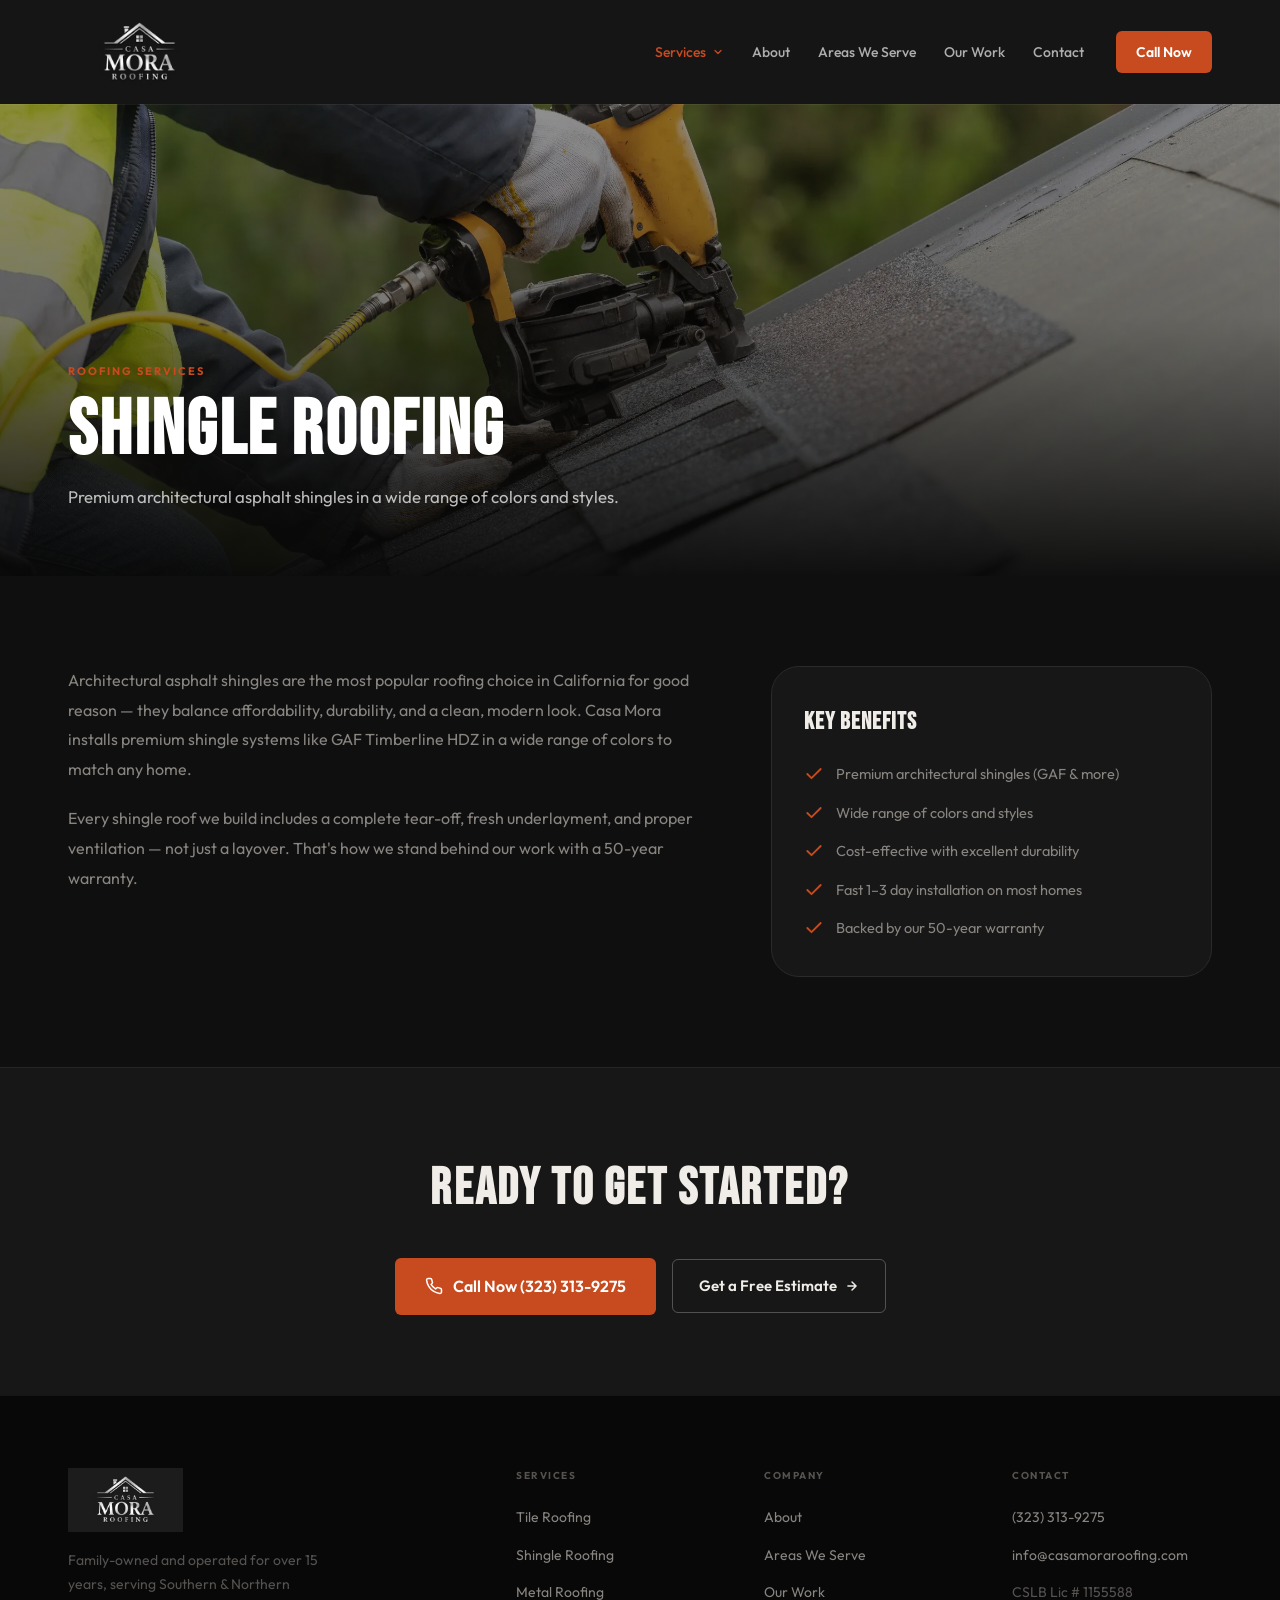
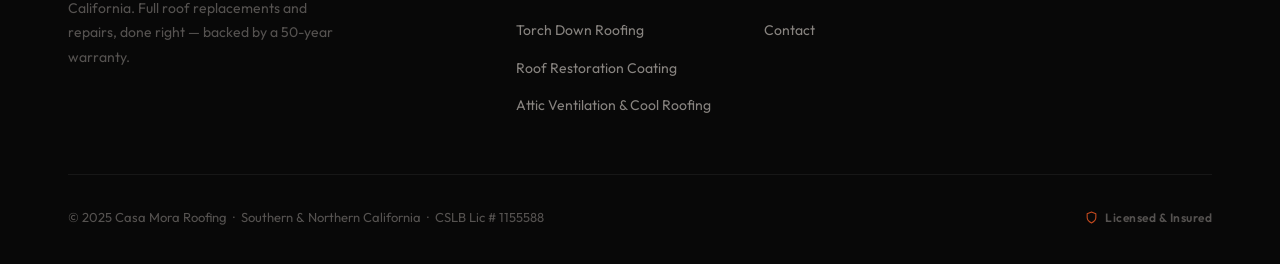
<file: shingle-roofing.html>
<!DOCTYPE html>
<html lang="en">
<head>
  <meta charset="UTF-8">
  <meta name="viewport" content="width=device-width, initial-scale=1.0">
  <title>Shingle Roofing | Casa Mora Roofing</title>
  <meta name="description" content="Shingle Roofing by Casa Mora Roofing — Premium architectural asphalt shingles in a wide range of colors and styles. Serving Southern & Northern California. Free estimates, 50-year warranty, CSLB Lic # 1155588.">
  <link rel="preconnect" href="https://fonts.googleapis.com">
  <link rel="preconnect" href="https://fonts.gstatic.com" crossorigin>
  <link href="https://fonts.googleapis.com/css2?family=Bebas+Neue&family=Outfit:wght@300;400;500;600;700&display=swap" rel="stylesheet">
  <link rel="stylesheet" href="styles.css">
</head>
<body>
<header class="header" id="hdr">
  <div class="header__inner">
    <a href="index.html" class="logo" aria-label="Casa Mora Roofing home">
      <img src="images/casa-mora-logo.jpg" alt="Casa Mora Roofing" class="logo__img">
    </a>
    <nav class="nav" aria-label="Main navigation">
      <ul class="nav__links">
        <li class="nav__item">
          <a href="services.html" class="nav__dd-toggle active" aria-haspopup="true">Services <svg viewBox="0 0 24 24" fill="none" stroke="currentColor" stroke-width="2.5" stroke-linecap="round" stroke-linejoin="round"><path d="M6 9l6 6 6-6"/></svg></a>
          <ul class="nav__dropdown">
        <li><a href="tile-roofing.html">Tile Roofing</a></li>
        <li><a href="shingle-roofing.html">Shingle Roofing</a></li>
        <li><a href="metal-roofing.html">Metal Roofing</a></li>
        <li><a href="torch-down-roofing.html">Torch Down Roofing</a></li>
        <li><a href="roof-restoration-coating.html">Roof Restoration Coating</a></li>
        <li><a href="attic-ventilation-cool-roofing.html">Attic Ventilation & Cool Roofing</a></li>
          </ul>
        </li>
        <li><a href="about.html">About</a></li>
        <li><a href="areas-we-serve.html">Areas We Serve</a></li>
        <li><a href="our-work.html">Our Work</a></li>
        <li><a href="contact.html">Contact</a></li>
      </ul>
      <a href="tel:+13233139275" class="btn--call">Call Now</a>
      <button class="hamburger" id="ham" aria-label="Toggle navigation" aria-expanded="false">
        <span></span><span></span><span></span>
      </button>
    </nav>
  </div>
</header>

<nav class="mobile-nav" id="mob" aria-label="Mobile navigation">
  <div class="mobile-nav__group">
    <button class="mobile-nav__toggle" aria-expanded="false" aria-controls="m-services">Services <svg viewBox="0 0 24 24" fill="none" stroke="currentColor" stroke-width="2.5" stroke-linecap="round" stroke-linejoin="round"><path d="M6 9l6 6 6-6"/></svg></button>
    <div class="mobile-nav__sub" id="m-services">
    <a href="tile-roofing.html" onclick="closeNav()">Tile Roofing</a>
    <a href="shingle-roofing.html" onclick="closeNav()">Shingle Roofing</a>
    <a href="metal-roofing.html" onclick="closeNav()">Metal Roofing</a>
    <a href="torch-down-roofing.html" onclick="closeNav()">Torch Down Roofing</a>
    <a href="roof-restoration-coating.html" onclick="closeNav()">Roof Restoration Coating</a>
    <a href="attic-ventilation-cool-roofing.html" onclick="closeNav()">Attic Ventilation & Cool Roofing</a>
    </div>
  </div>
  <a href="about.html"           onclick="closeNav()">About</a>
  <a href="areas-we-serve.html"  onclick="closeNav()">Areas We Serve</a>
  <a href="our-work.html"        onclick="closeNav()">Our Work</a>
  <a href="contact.html"         onclick="closeNav()">Contact</a>
  <a href="tel:+13233139275" class="btn btn--primary" onclick="closeNav()">(323) 313-9275 — Call Now</a>
</nav>

<section class="svc-hero">
  <img class="svc-hero__img" src="images/Shingle_roofing_servicepage.webp" alt="Architectural asphalt shingle roof installed by Casa Mora Roofing">
  <div class="svc-hero__inner">
    <div class="wrap">
      <span class="eyebrow">Roofing Services</span>
      <h1>Shingle Roofing</h1>
      <p class="svc-hero__sub">Premium architectural asphalt shingles in a wide range of colors and styles.</p>
    </div>
  </div>
</section>

<section class="svc-section">
  <div class="wrap">
    <div class="svc-layout">
      <div class="svc-desc reveal">
        <p>Architectural asphalt shingles are the most popular roofing choice in California for good reason — they balance affordability, durability, and a clean, modern look. Casa Mora installs premium shingle systems like GAF Timberline HDZ in a wide range of colors to match any home.</p>
        <p>Every shingle roof we build includes a complete tear-off, fresh underlayment, and proper ventilation — not just a layover. That's how we stand behind our work with a 50-year warranty.</p>
      </div>
      <aside class="benefits reveal d2">
        <h3>KEY BENEFITS</h3>
        <ul class="checklist">
          <li><svg viewBox="0 0 24 24" fill="none" stroke-width="2.2" stroke-linecap="round" stroke-linejoin="round"><polyline points="20,6 9,17 4,12"/></svg> Premium architectural shingles (GAF & more)</li>
          <li><svg viewBox="0 0 24 24" fill="none" stroke-width="2.2" stroke-linecap="round" stroke-linejoin="round"><polyline points="20,6 9,17 4,12"/></svg> Wide range of colors and styles</li>
          <li><svg viewBox="0 0 24 24" fill="none" stroke-width="2.2" stroke-linecap="round" stroke-linejoin="round"><polyline points="20,6 9,17 4,12"/></svg> Cost-effective with excellent durability</li>
          <li><svg viewBox="0 0 24 24" fill="none" stroke-width="2.2" stroke-linecap="round" stroke-linejoin="round"><polyline points="20,6 9,17 4,12"/></svg> Fast 1–3 day installation on most homes</li>
          <li><svg viewBox="0 0 24 24" fill="none" stroke-width="2.2" stroke-linecap="round" stroke-linejoin="round"><polyline points="20,6 9,17 4,12"/></svg> Backed by our 50-year warranty</li>
        </ul>
      </aside>
    </div>
  </div>
</section>

<section class="cta-band">
  <div class="wrap">
    <h2>READY TO GET STARTED?</h2>
    <div class="cta-band__actions">
      <a href="tel:+13233139275" class="btn--phone"><svg width="18" height="18" viewBox="0 0 24 24" fill="none" stroke="currentColor" stroke-width="2" stroke-linecap="round" stroke-linejoin="round"><path d="M22 16.92v3a2 2 0 01-2.18 2 19.79 19.79 0 01-8.63-3.07 19.5 19.5 0 01-6-6 19.79 19.79 0 01-3.07-8.67A2 2 0 014.11 2h3a2 2 0 012 1.72 12.84 12.84 0 00.7 2.81 2 2 0 01-.45 2.11L8.09 9.91a16 16 0 006 6l1.27-1.27a2 2 0 012.11-.45 12.84 12.84 0 002.81.7A2 2 0 0122 16.92z"/></svg> Call Now (323) 313-9275</a>
      <a href="contact.html" class="btn--outline">Get a Free Estimate <svg width="14" height="14" viewBox="0 0 24 24" fill="none" stroke="currentColor" stroke-width="2.5" stroke-linecap="round" stroke-linejoin="round"><path d="M5 12h14M12 5l7 7-7 7"/></svg></a>
    </div>
  </div>
</section>

<footer class="footer">
  <div class="wrap">
    <div class="footer__grid">
      <div class="footer__brand">
        <img src="images/casa-mora-logo.jpg" alt="Casa Mora Roofing" class="footer__logo">
        <p class="footer__desc">Family-owned and operated for over 15 years, serving Southern &amp; Northern California. Full roof replacements and repairs, done right — backed by a 50-year warranty.</p>
      </div>
      <div>
        <p class="footer__col-head">Services</p>
        <ul class="footer__links">
          <li><a href="tile-roofing.html">Tile Roofing</a></li>
          <li><a href="shingle-roofing.html">Shingle Roofing</a></li>
          <li><a href="metal-roofing.html">Metal Roofing</a></li>
          <li><a href="torch-down-roofing.html">Torch Down Roofing</a></li>
          <li><a href="roof-restoration-coating.html">Roof Restoration Coating</a></li>
          <li><a href="attic-ventilation-cool-roofing.html">Attic Ventilation & Cool Roofing</a></li>
        </ul>
      </div>
      <div>
        <p class="footer__col-head">Company</p>
        <ul class="footer__links">
          <li><a href="about.html">About</a></li>
          <li><a href="areas-we-serve.html">Areas We Serve</a></li>
          <li><a href="our-work.html">Our Work</a></li>
          <li><a href="contact.html">Contact</a></li>
        </ul>
      </div>
      <div>
        <p class="footer__col-head">Contact</p>
        <ul class="footer__links">
          <li><a href="tel:+13233139275">(323) 313-9275</a></li>
          <li><a href="mailto:info@casamoraroofing.com">info@casamoraroofing.com</a></li>
          <li><span>CSLB Lic # 1155588</span></li>
        </ul>
      </div>
    </div>
    <div class="footer__bottom">
      <p class="footer__copy">© 2025 Casa Mora Roofing &nbsp;·&nbsp; Southern &amp; Northern California &nbsp;·&nbsp; CSLB Lic # 1155588</p>
      <div class="footer__badge"><svg viewBox="0 0 24 24" fill="none" stroke-width="2" stroke-linecap="round" stroke-linejoin="round"><path d="M12 22s8-4 8-10V5l-8-3-8 3v7c0 6 8 10 8 10z"/></svg> Licensed &amp; Insured</div>
    </div>
  </div>
</footer>

<script src="script.js" defer></script>
</body>
</html>
</file>
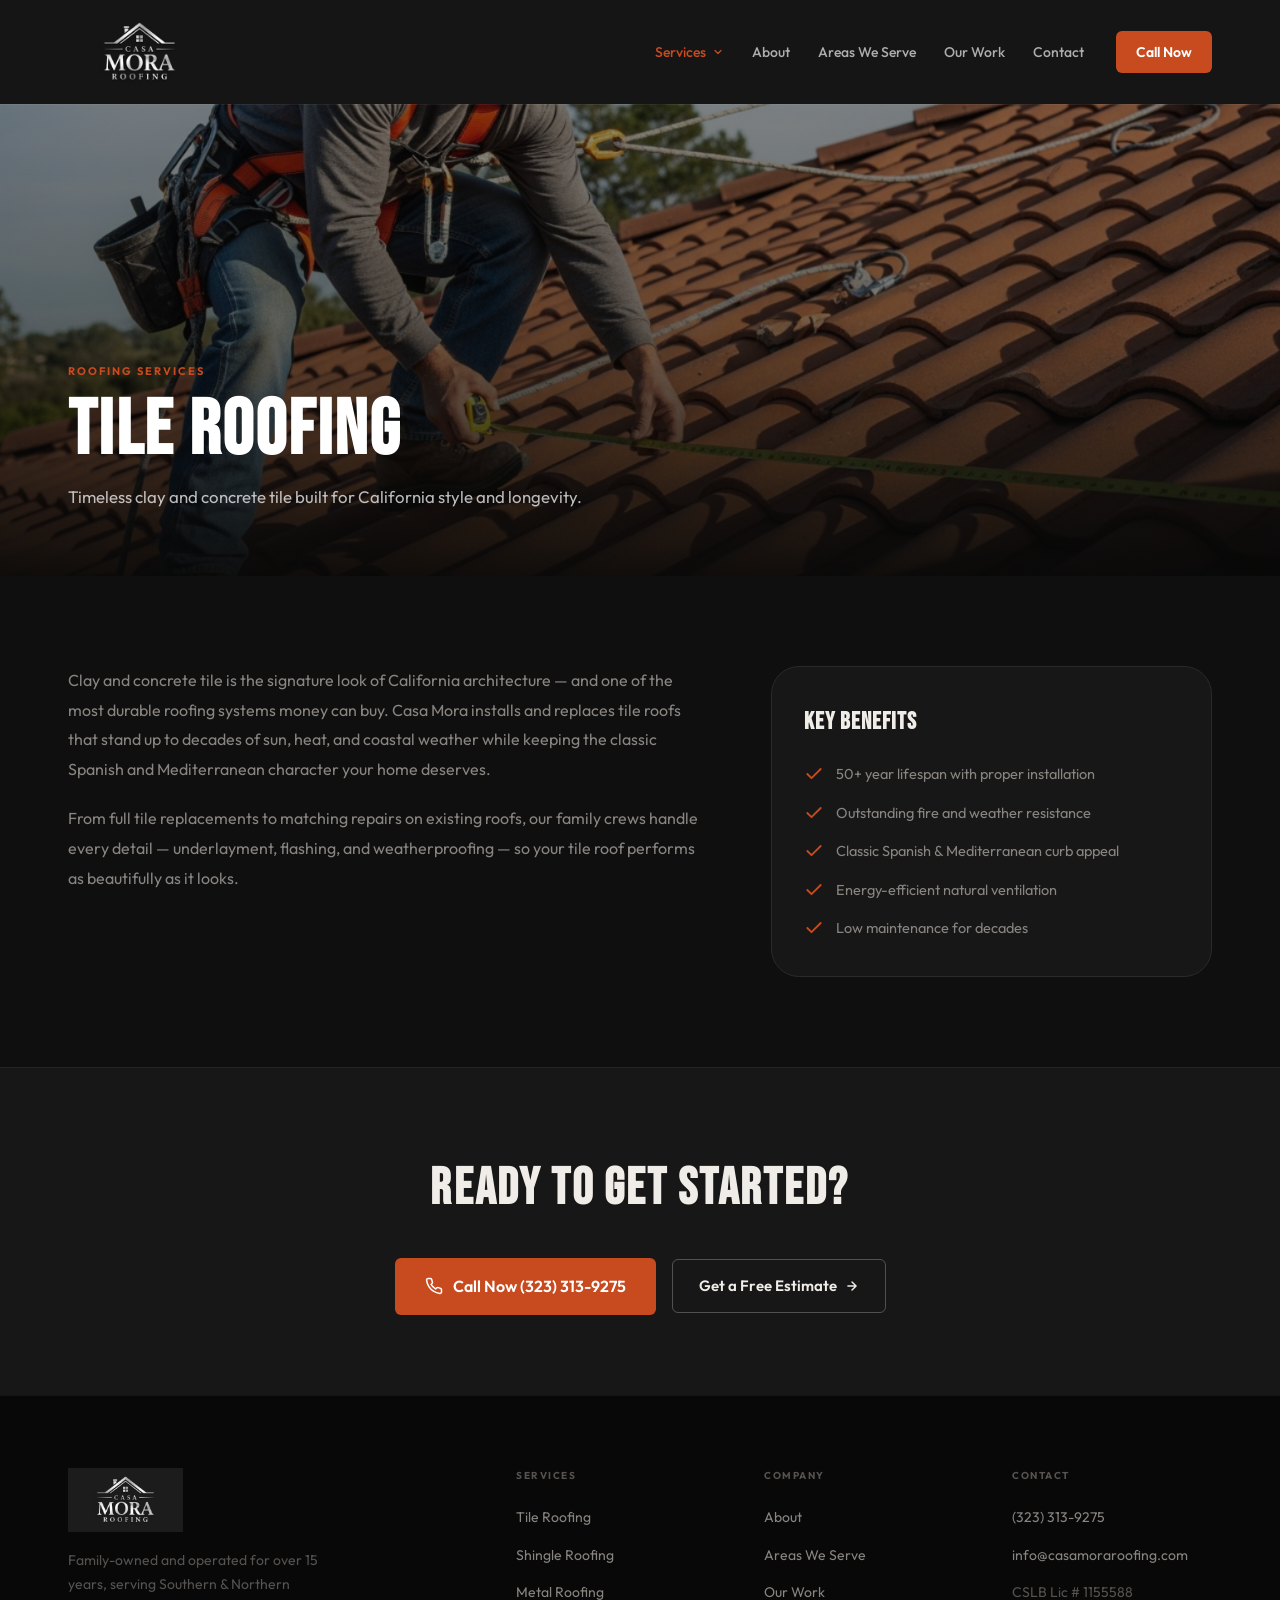
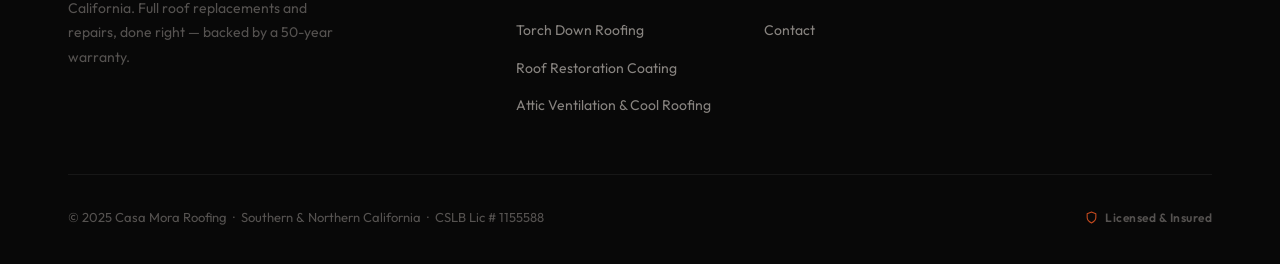
<file: tile-roofing.html>
<!DOCTYPE html>
<html lang="en">
<head>
  <meta charset="UTF-8">
  <meta name="viewport" content="width=device-width, initial-scale=1.0">
  <title>Tile Roofing | Casa Mora Roofing</title>
  <meta name="description" content="Tile Roofing by Casa Mora Roofing — Timeless clay and concrete tile built for California style and longevity. Serving Southern & Northern California. Free estimates, 50-year warranty, CSLB Lic # 1155588.">
  <link rel="preconnect" href="https://fonts.googleapis.com">
  <link rel="preconnect" href="https://fonts.gstatic.com" crossorigin>
  <link href="https://fonts.googleapis.com/css2?family=Bebas+Neue&family=Outfit:wght@300;400;500;600;700&display=swap" rel="stylesheet">
  <link rel="stylesheet" href="styles.css">
</head>
<body>
<header class="header" id="hdr">
  <div class="header__inner">
    <a href="index.html" class="logo" aria-label="Casa Mora Roofing home">
      <img src="images/casa-mora-logo.jpg" alt="Casa Mora Roofing" class="logo__img">
    </a>
    <nav class="nav" aria-label="Main navigation">
      <ul class="nav__links">
        <li class="nav__item">
          <a href="services.html" class="nav__dd-toggle active" aria-haspopup="true">Services <svg viewBox="0 0 24 24" fill="none" stroke="currentColor" stroke-width="2.5" stroke-linecap="round" stroke-linejoin="round"><path d="M6 9l6 6 6-6"/></svg></a>
          <ul class="nav__dropdown">
        <li><a href="tile-roofing.html">Tile Roofing</a></li>
        <li><a href="shingle-roofing.html">Shingle Roofing</a></li>
        <li><a href="metal-roofing.html">Metal Roofing</a></li>
        <li><a href="torch-down-roofing.html">Torch Down Roofing</a></li>
        <li><a href="roof-restoration-coating.html">Roof Restoration Coating</a></li>
        <li><a href="attic-ventilation-cool-roofing.html">Attic Ventilation & Cool Roofing</a></li>
          </ul>
        </li>
        <li><a href="about.html">About</a></li>
        <li><a href="areas-we-serve.html">Areas We Serve</a></li>
        <li><a href="our-work.html">Our Work</a></li>
        <li><a href="contact.html">Contact</a></li>
      </ul>
      <a href="tel:+13233139275" class="btn--call">Call Now</a>
      <button class="hamburger" id="ham" aria-label="Toggle navigation" aria-expanded="false">
        <span></span><span></span><span></span>
      </button>
    </nav>
  </div>
</header>

<nav class="mobile-nav" id="mob" aria-label="Mobile navigation">
  <div class="mobile-nav__group">
    <button class="mobile-nav__toggle" aria-expanded="false" aria-controls="m-services">Services <svg viewBox="0 0 24 24" fill="none" stroke="currentColor" stroke-width="2.5" stroke-linecap="round" stroke-linejoin="round"><path d="M6 9l6 6 6-6"/></svg></button>
    <div class="mobile-nav__sub" id="m-services">
    <a href="tile-roofing.html" onclick="closeNav()">Tile Roofing</a>
    <a href="shingle-roofing.html" onclick="closeNav()">Shingle Roofing</a>
    <a href="metal-roofing.html" onclick="closeNav()">Metal Roofing</a>
    <a href="torch-down-roofing.html" onclick="closeNav()">Torch Down Roofing</a>
    <a href="roof-restoration-coating.html" onclick="closeNav()">Roof Restoration Coating</a>
    <a href="attic-ventilation-cool-roofing.html" onclick="closeNav()">Attic Ventilation & Cool Roofing</a>
    </div>
  </div>
  <a href="about.html"           onclick="closeNav()">About</a>
  <a href="areas-we-serve.html"  onclick="closeNav()">Areas We Serve</a>
  <a href="our-work.html"        onclick="closeNav()">Our Work</a>
  <a href="contact.html"         onclick="closeNav()">Contact</a>
  <a href="tel:+13233139275" class="btn btn--primary" onclick="closeNav()">(323) 313-9275 — Call Now</a>
</nav>

<section class="svc-hero">
  <img class="svc-hero__img" src="images/Tile_roofing_serviepage.jpg" alt="Spanish-style clay tile roof installed by Casa Mora Roofing">
  <div class="svc-hero__inner">
    <div class="wrap">
      <span class="eyebrow">Roofing Services</span>
      <h1>Tile Roofing</h1>
      <p class="svc-hero__sub">Timeless clay and concrete tile built for California style and longevity.</p>
    </div>
  </div>
</section>

<section class="svc-section">
  <div class="wrap">
    <div class="svc-layout">
      <div class="svc-desc reveal">
        <p>Clay and concrete tile is the signature look of California architecture — and one of the most durable roofing systems money can buy. Casa Mora installs and replaces tile roofs that stand up to decades of sun, heat, and coastal weather while keeping the classic Spanish and Mediterranean character your home deserves.</p>
        <p>From full tile replacements to matching repairs on existing roofs, our family crews handle every detail — underlayment, flashing, and weatherproofing — so your tile roof performs as beautifully as it looks.</p>
      </div>
      <aside class="benefits reveal d2">
        <h3>KEY BENEFITS</h3>
        <ul class="checklist">
          <li><svg viewBox="0 0 24 24" fill="none" stroke-width="2.2" stroke-linecap="round" stroke-linejoin="round"><polyline points="20,6 9,17 4,12"/></svg> 50+ year lifespan with proper installation</li>
          <li><svg viewBox="0 0 24 24" fill="none" stroke-width="2.2" stroke-linecap="round" stroke-linejoin="round"><polyline points="20,6 9,17 4,12"/></svg> Outstanding fire and weather resistance</li>
          <li><svg viewBox="0 0 24 24" fill="none" stroke-width="2.2" stroke-linecap="round" stroke-linejoin="round"><polyline points="20,6 9,17 4,12"/></svg> Classic Spanish & Mediterranean curb appeal</li>
          <li><svg viewBox="0 0 24 24" fill="none" stroke-width="2.2" stroke-linecap="round" stroke-linejoin="round"><polyline points="20,6 9,17 4,12"/></svg> Energy-efficient natural ventilation</li>
          <li><svg viewBox="0 0 24 24" fill="none" stroke-width="2.2" stroke-linecap="round" stroke-linejoin="round"><polyline points="20,6 9,17 4,12"/></svg> Low maintenance for decades</li>
        </ul>
      </aside>
    </div>
  </div>
</section>

<section class="cta-band">
  <div class="wrap">
    <h2>READY TO GET STARTED?</h2>
    <div class="cta-band__actions">
      <a href="tel:+13233139275" class="btn--phone"><svg width="18" height="18" viewBox="0 0 24 24" fill="none" stroke="currentColor" stroke-width="2" stroke-linecap="round" stroke-linejoin="round"><path d="M22 16.92v3a2 2 0 01-2.18 2 19.79 19.79 0 01-8.63-3.07 19.5 19.5 0 01-6-6 19.79 19.79 0 01-3.07-8.67A2 2 0 014.11 2h3a2 2 0 012 1.72 12.84 12.84 0 00.7 2.81 2 2 0 01-.45 2.11L8.09 9.91a16 16 0 006 6l1.27-1.27a2 2 0 012.11-.45 12.84 12.84 0 002.81.7A2 2 0 0122 16.92z"/></svg> Call Now (323) 313-9275</a>
      <a href="contact.html" class="btn--outline">Get a Free Estimate <svg width="14" height="14" viewBox="0 0 24 24" fill="none" stroke="currentColor" stroke-width="2.5" stroke-linecap="round" stroke-linejoin="round"><path d="M5 12h14M12 5l7 7-7 7"/></svg></a>
    </div>
  </div>
</section>

<footer class="footer">
  <div class="wrap">
    <div class="footer__grid">
      <div class="footer__brand">
        <img src="images/casa-mora-logo.jpg" alt="Casa Mora Roofing" class="footer__logo">
        <p class="footer__desc">Family-owned and operated for over 15 years, serving Southern &amp; Northern California. Full roof replacements and repairs, done right — backed by a 50-year warranty.</p>
      </div>
      <div>
        <p class="footer__col-head">Services</p>
        <ul class="footer__links">
          <li><a href="tile-roofing.html">Tile Roofing</a></li>
          <li><a href="shingle-roofing.html">Shingle Roofing</a></li>
          <li><a href="metal-roofing.html">Metal Roofing</a></li>
          <li><a href="torch-down-roofing.html">Torch Down Roofing</a></li>
          <li><a href="roof-restoration-coating.html">Roof Restoration Coating</a></li>
          <li><a href="attic-ventilation-cool-roofing.html">Attic Ventilation & Cool Roofing</a></li>
        </ul>
      </div>
      <div>
        <p class="footer__col-head">Company</p>
        <ul class="footer__links">
          <li><a href="about.html">About</a></li>
          <li><a href="areas-we-serve.html">Areas We Serve</a></li>
          <li><a href="our-work.html">Our Work</a></li>
          <li><a href="contact.html">Contact</a></li>
        </ul>
      </div>
      <div>
        <p class="footer__col-head">Contact</p>
        <ul class="footer__links">
          <li><a href="tel:+13233139275">(323) 313-9275</a></li>
          <li><a href="mailto:info@casamoraroofing.com">info@casamoraroofing.com</a></li>
          <li><span>CSLB Lic # 1155588</span></li>
        </ul>
      </div>
    </div>
    <div class="footer__bottom">
      <p class="footer__copy">© 2025 Casa Mora Roofing &nbsp;·&nbsp; Southern &amp; Northern California &nbsp;·&nbsp; CSLB Lic # 1155588</p>
      <div class="footer__badge"><svg viewBox="0 0 24 24" fill="none" stroke-width="2" stroke-linecap="round" stroke-linejoin="round"><path d="M12 22s8-4 8-10V5l-8-3-8 3v7c0 6 8 10 8 10z"/></svg> Licensed &amp; Insured</div>
    </div>
  </div>
</footer>

<script src="script.js" defer></script>
</body>
</html>
</file>
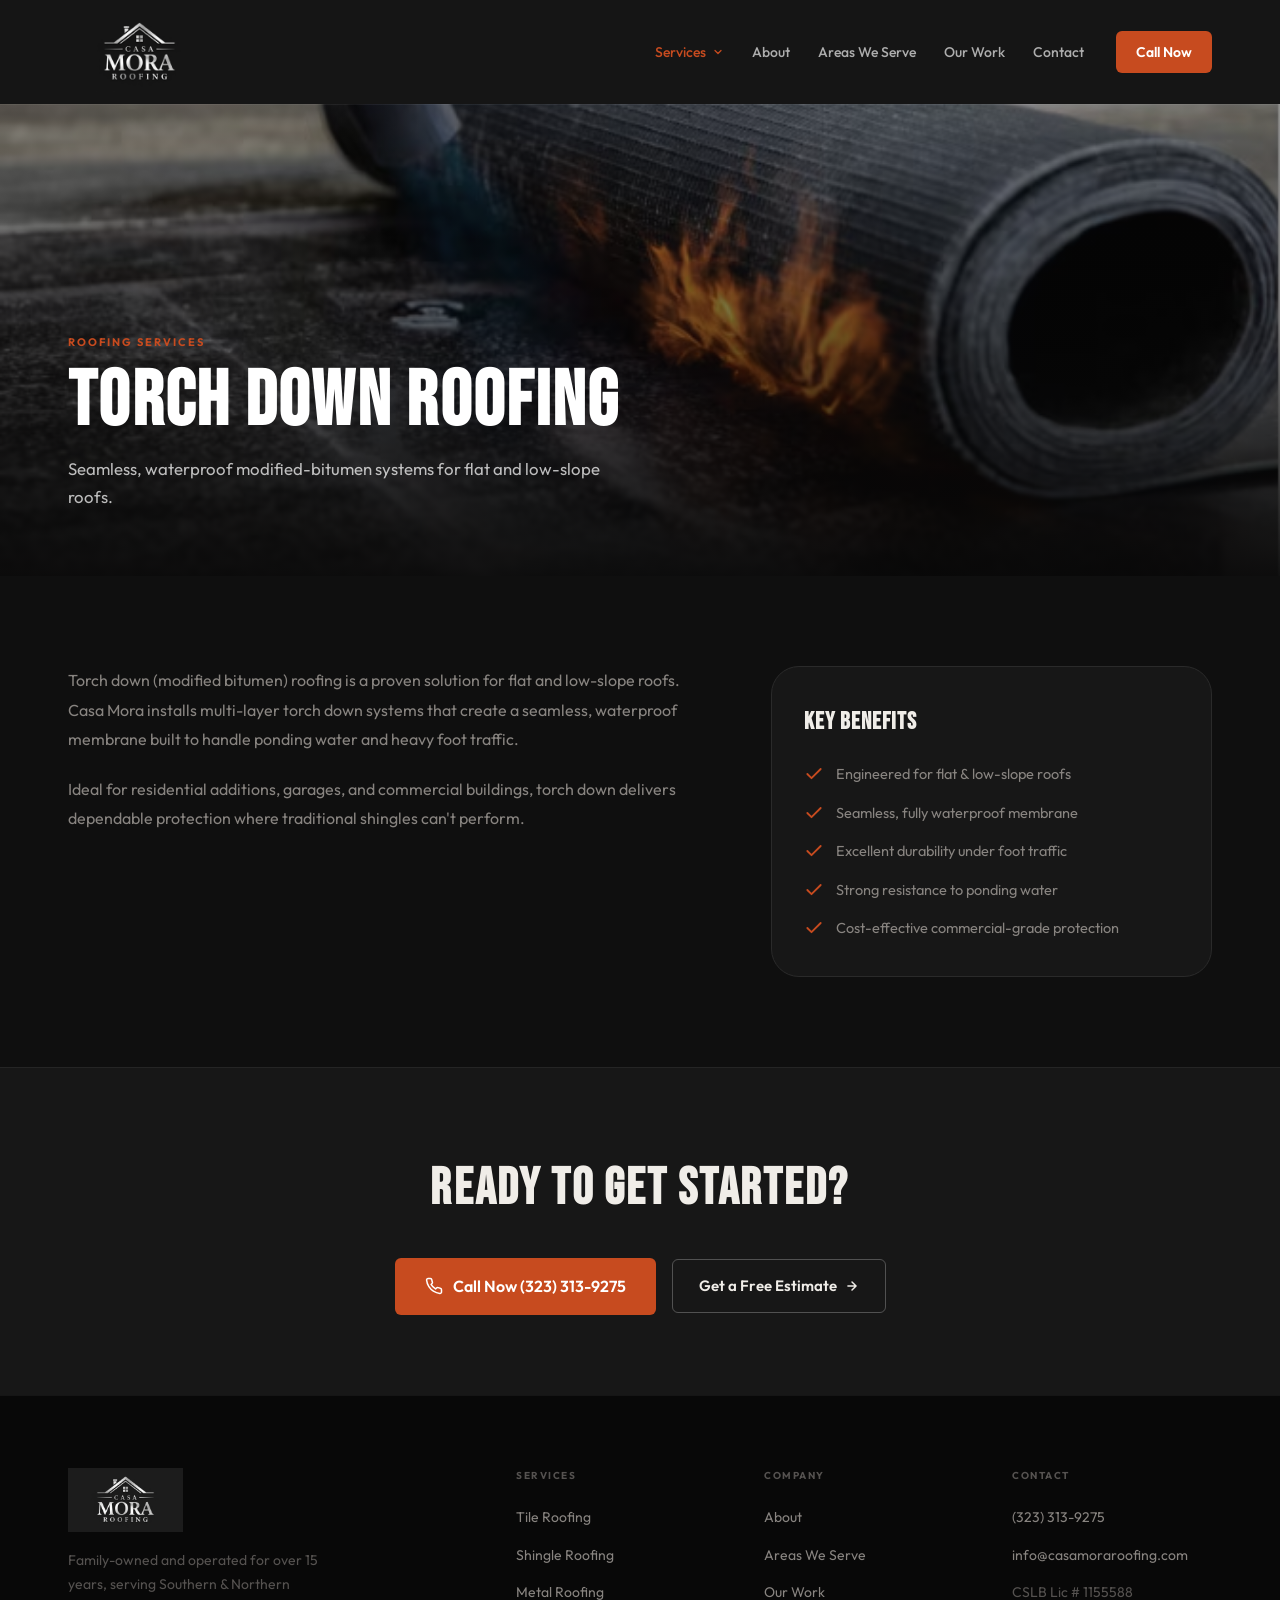
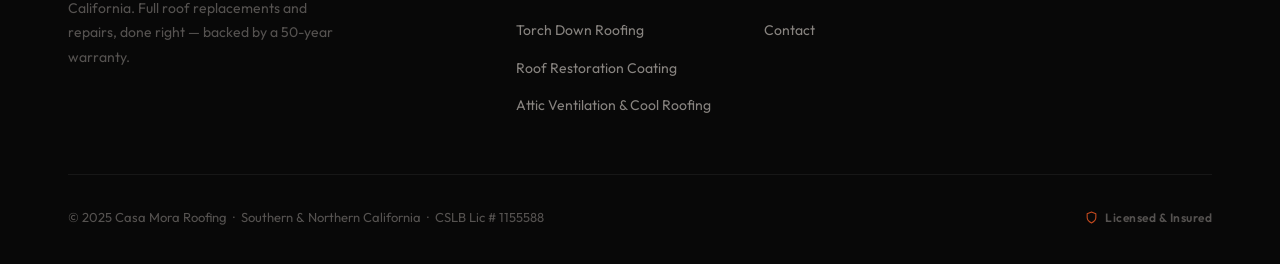
<file: torch-down-roofing.html>
<!DOCTYPE html>
<html lang="en">
<head>
  <meta charset="UTF-8">
  <meta name="viewport" content="width=device-width, initial-scale=1.0">
  <title>Torch Down Roofing | Casa Mora Roofing</title>
  <meta name="description" content="Torch Down Roofing by Casa Mora Roofing — Seamless, waterproof modified-bitumen systems for flat and low-slope roofs. Serving Southern & Northern California. Free estimates, 50-year warranty, CSLB Lic # 1155588.">
  <link rel="preconnect" href="https://fonts.googleapis.com">
  <link rel="preconnect" href="https://fonts.gstatic.com" crossorigin>
  <link href="https://fonts.googleapis.com/css2?family=Bebas+Neue&family=Outfit:wght@300;400;500;600;700&display=swap" rel="stylesheet">
  <link rel="stylesheet" href="styles.css">
</head>
<body>
<header class="header" id="hdr">
  <div class="header__inner">
    <a href="index.html" class="logo" aria-label="Casa Mora Roofing home">
      <img src="images/casa-mora-logo.jpg" alt="Casa Mora Roofing" class="logo__img">
    </a>
    <nav class="nav" aria-label="Main navigation">
      <ul class="nav__links">
        <li class="nav__item">
          <a href="services.html" class="nav__dd-toggle active" aria-haspopup="true">Services <svg viewBox="0 0 24 24" fill="none" stroke="currentColor" stroke-width="2.5" stroke-linecap="round" stroke-linejoin="round"><path d="M6 9l6 6 6-6"/></svg></a>
          <ul class="nav__dropdown">
        <li><a href="tile-roofing.html">Tile Roofing</a></li>
        <li><a href="shingle-roofing.html">Shingle Roofing</a></li>
        <li><a href="metal-roofing.html">Metal Roofing</a></li>
        <li><a href="torch-down-roofing.html">Torch Down Roofing</a></li>
        <li><a href="roof-restoration-coating.html">Roof Restoration Coating</a></li>
        <li><a href="attic-ventilation-cool-roofing.html">Attic Ventilation & Cool Roofing</a></li>
          </ul>
        </li>
        <li><a href="about.html">About</a></li>
        <li><a href="areas-we-serve.html">Areas We Serve</a></li>
        <li><a href="our-work.html">Our Work</a></li>
        <li><a href="contact.html">Contact</a></li>
      </ul>
      <a href="tel:+13233139275" class="btn--call">Call Now</a>
      <button class="hamburger" id="ham" aria-label="Toggle navigation" aria-expanded="false">
        <span></span><span></span><span></span>
      </button>
    </nav>
  </div>
</header>

<nav class="mobile-nav" id="mob" aria-label="Mobile navigation">
  <div class="mobile-nav__group">
    <button class="mobile-nav__toggle" aria-expanded="false" aria-controls="m-services">Services <svg viewBox="0 0 24 24" fill="none" stroke="currentColor" stroke-width="2.5" stroke-linecap="round" stroke-linejoin="round"><path d="M6 9l6 6 6-6"/></svg></button>
    <div class="mobile-nav__sub" id="m-services">
    <a href="tile-roofing.html" onclick="closeNav()">Tile Roofing</a>
    <a href="shingle-roofing.html" onclick="closeNav()">Shingle Roofing</a>
    <a href="metal-roofing.html" onclick="closeNav()">Metal Roofing</a>
    <a href="torch-down-roofing.html" onclick="closeNav()">Torch Down Roofing</a>
    <a href="roof-restoration-coating.html" onclick="closeNav()">Roof Restoration Coating</a>
    <a href="attic-ventilation-cool-roofing.html" onclick="closeNav()">Attic Ventilation & Cool Roofing</a>
    </div>
  </div>
  <a href="about.html"           onclick="closeNav()">About</a>
  <a href="areas-we-serve.html"  onclick="closeNav()">Areas We Serve</a>
  <a href="our-work.html"        onclick="closeNav()">Our Work</a>
  <a href="contact.html"         onclick="closeNav()">Contact</a>
  <a href="tel:+13233139275" class="btn btn--primary" onclick="closeNav()">(323) 313-9275 — Call Now</a>
</nav>

<section class="svc-hero">
  <img class="svc-hero__img" src="images/Torch_down_servicepage.avif" alt="Torch down flat roof membrane installed by Casa Mora Roofing">
  <div class="svc-hero__inner">
    <div class="wrap">
      <span class="eyebrow">Roofing Services</span>
      <h1>Torch Down Roofing</h1>
      <p class="svc-hero__sub">Seamless, waterproof modified-bitumen systems for flat and low-slope roofs.</p>
    </div>
  </div>
</section>

<section class="svc-section">
  <div class="wrap">
    <div class="svc-layout">
      <div class="svc-desc reveal">
        <p>Torch down (modified bitumen) roofing is a proven solution for flat and low-slope roofs. Casa Mora installs multi-layer torch down systems that create a seamless, waterproof membrane built to handle ponding water and heavy foot traffic.</p>
        <p>Ideal for residential additions, garages, and commercial buildings, torch down delivers dependable protection where traditional shingles can't perform.</p>
      </div>
      <aside class="benefits reveal d2">
        <h3>KEY BENEFITS</h3>
        <ul class="checklist">
          <li><svg viewBox="0 0 24 24" fill="none" stroke-width="2.2" stroke-linecap="round" stroke-linejoin="round"><polyline points="20,6 9,17 4,12"/></svg> Engineered for flat & low-slope roofs</li>
          <li><svg viewBox="0 0 24 24" fill="none" stroke-width="2.2" stroke-linecap="round" stroke-linejoin="round"><polyline points="20,6 9,17 4,12"/></svg> Seamless, fully waterproof membrane</li>
          <li><svg viewBox="0 0 24 24" fill="none" stroke-width="2.2" stroke-linecap="round" stroke-linejoin="round"><polyline points="20,6 9,17 4,12"/></svg> Excellent durability under foot traffic</li>
          <li><svg viewBox="0 0 24 24" fill="none" stroke-width="2.2" stroke-linecap="round" stroke-linejoin="round"><polyline points="20,6 9,17 4,12"/></svg> Strong resistance to ponding water</li>
          <li><svg viewBox="0 0 24 24" fill="none" stroke-width="2.2" stroke-linecap="round" stroke-linejoin="round"><polyline points="20,6 9,17 4,12"/></svg> Cost-effective commercial-grade protection</li>
        </ul>
      </aside>
    </div>
  </div>
</section>

<section class="cta-band">
  <div class="wrap">
    <h2>READY TO GET STARTED?</h2>
    <div class="cta-band__actions">
      <a href="tel:+13233139275" class="btn--phone"><svg width="18" height="18" viewBox="0 0 24 24" fill="none" stroke="currentColor" stroke-width="2" stroke-linecap="round" stroke-linejoin="round"><path d="M22 16.92v3a2 2 0 01-2.18 2 19.79 19.79 0 01-8.63-3.07 19.5 19.5 0 01-6-6 19.79 19.79 0 01-3.07-8.67A2 2 0 014.11 2h3a2 2 0 012 1.72 12.84 12.84 0 00.7 2.81 2 2 0 01-.45 2.11L8.09 9.91a16 16 0 006 6l1.27-1.27a2 2 0 012.11-.45 12.84 12.84 0 002.81.7A2 2 0 0122 16.92z"/></svg> Call Now (323) 313-9275</a>
      <a href="contact.html" class="btn--outline">Get a Free Estimate <svg width="14" height="14" viewBox="0 0 24 24" fill="none" stroke="currentColor" stroke-width="2.5" stroke-linecap="round" stroke-linejoin="round"><path d="M5 12h14M12 5l7 7-7 7"/></svg></a>
    </div>
  </div>
</section>

<footer class="footer">
  <div class="wrap">
    <div class="footer__grid">
      <div class="footer__brand">
        <img src="images/casa-mora-logo.jpg" alt="Casa Mora Roofing" class="footer__logo">
        <p class="footer__desc">Family-owned and operated for over 15 years, serving Southern &amp; Northern California. Full roof replacements and repairs, done right — backed by a 50-year warranty.</p>
      </div>
      <div>
        <p class="footer__col-head">Services</p>
        <ul class="footer__links">
          <li><a href="tile-roofing.html">Tile Roofing</a></li>
          <li><a href="shingle-roofing.html">Shingle Roofing</a></li>
          <li><a href="metal-roofing.html">Metal Roofing</a></li>
          <li><a href="torch-down-roofing.html">Torch Down Roofing</a></li>
          <li><a href="roof-restoration-coating.html">Roof Restoration Coating</a></li>
          <li><a href="attic-ventilation-cool-roofing.html">Attic Ventilation & Cool Roofing</a></li>
        </ul>
      </div>
      <div>
        <p class="footer__col-head">Company</p>
        <ul class="footer__links">
          <li><a href="about.html">About</a></li>
          <li><a href="areas-we-serve.html">Areas We Serve</a></li>
          <li><a href="our-work.html">Our Work</a></li>
          <li><a href="contact.html">Contact</a></li>
        </ul>
      </div>
      <div>
        <p class="footer__col-head">Contact</p>
        <ul class="footer__links">
          <li><a href="tel:+13233139275">(323) 313-9275</a></li>
          <li><a href="mailto:info@casamoraroofing.com">info@casamoraroofing.com</a></li>
          <li><span>CSLB Lic # 1155588</span></li>
        </ul>
      </div>
    </div>
    <div class="footer__bottom">
      <p class="footer__copy">© 2025 Casa Mora Roofing &nbsp;·&nbsp; Southern &amp; Northern California &nbsp;·&nbsp; CSLB Lic # 1155588</p>
      <div class="footer__badge"><svg viewBox="0 0 24 24" fill="none" stroke-width="2" stroke-linecap="round" stroke-linejoin="round"><path d="M12 22s8-4 8-10V5l-8-3-8 3v7c0 6 8 10 8 10z"/></svg> Licensed &amp; Insured</div>
    </div>
  </div>
</footer>

<script src="script.js" defer></script>
</body>
</html>
</file>
<file: styles.css>
/* =============================================
   CASA MORA ROOFING — SHARED STYLES
   Dark editorial theme · Bebas Neue / Outfit
============================================= */

/* =============================================
   DESIGN TOKENS
============================================= */
:root {
  --c-bg:           #0f0f0f;
  --c-bg-alt:       #171717;
  --c-bg-3:         #1f1f1f;
  --c-dark:         #0f0f0f;
  --c-dark-2:       #080808;
  --c-accent:       #8a8a8a;
  --c-orange:       #C74B1F;
  --c-orange-hover: #A83D17;
  --c-accent-glow:  rgba(199, 75, 31, 0.28);
  --c-ink:          #f0ede8;
  --c-ink-soft:     #888480;
  --c-ink-mid:      #555250;
  --c-border:       #2a2a2a;

  --f-display: 'Bebas Neue', sans-serif;
  --f-body:    'Outfit', sans-serif;

  --r-sm:  6px;
  --r-md:  12px;
  --r-lg:  20px;
  --r-xl:  28px;

  --shadow-card:  0 2px 20px rgba(0,0,0,0.25), 0 0 0 1px rgba(255,255,255,0.04);
  --shadow-hover: 0 12px 48px rgba(0,0,0,0.5), 0 0 0 1px rgba(255,255,255,0.06);

  --ease: cubic-bezier(0.16, 1, 0.3, 1);
  --dur: 0.65s;

  --header-h: 104px;
}

/* =============================================
   RESET & BASE
============================================= */
*, *::before, *::after { box-sizing: border-box; margin: 0; padding: 0; }

html { scroll-behavior: smooth; font-size: 16px; }

body {
  font-family: var(--f-body);
  background: var(--c-bg);
  color: var(--c-ink);
  line-height: 1.6;
  overflow-x: hidden;
  -webkit-font-smoothing: antialiased;
}

img { max-width: 100%; height: auto; display: block; }
a   { text-decoration: none; color: inherit; }

/* =============================================
   TYPOGRAPHY UTILITIES
============================================= */
.eyebrow {
  font-family: var(--f-body);
  font-size: 11px;
  font-weight: 700;
  letter-spacing: 0.18em;
  text-transform: uppercase;
  color: var(--c-orange);
  display: block;
  margin-bottom: 14px;
}

.display {
  font-family: var(--f-display);
  line-height: 0.93;
  letter-spacing: 0.025em;
  color: var(--c-ink);
}

.display--lg  { font-size: clamp(2.8rem, 5.5vw, 4.4rem); }
.display--xl  { font-size: clamp(3.8rem, 8vw, 7.5rem); }

/* =============================================
   LAYOUT
============================================= */
.wrap {
  max-width: 1200px;
  margin: 0 auto;
  padding: 0 28px;
}

/* =============================================
   BUTTONS
============================================= */
.btn {
  display: inline-flex;
  align-items: center;
  gap: 8px;
  padding: 14px 26px;
  border-radius: var(--r-sm);
  font-family: var(--f-body);
  font-size: 15px;
  font-weight: 600;
  cursor: pointer;
  border: none;
  transition: all 0.25s var(--ease);
  white-space: nowrap;
}
.btn:active { transform: scale(0.97); }

.btn--primary {
  background: var(--c-ink);
  color: #0f0f0f;
}
.btn--primary:hover {
  background: #ffffff;
  transform: translateY(-2px);
}

.btn--ghost {
  background: transparent;
  color: rgba(255,255,255,0.82);
  border: 1.5px solid rgba(255,255,255,0.22);
}
.btn--ghost:hover {
  background: rgba(255,255,255,0.08);
  border-color: rgba(255,255,255,0.45);
  color: #fff;
}

/* Single orange phone CTA */
.btn--phone {
  background: var(--c-orange);
  color: #fff;
  padding: 16px 30px;
  border-radius: 6px;
  font-family: var(--f-body);
  font-size: 16px;
  font-weight: 600;
  display: inline-flex;
  align-items: center;
  gap: 10px;
  transition: all 0.25s ease;
}
.btn--phone:hover {
  background: var(--c-orange-hover);
  transform: translateY(-2px);
}

/* =============================================
   SCROLL REVEAL
============================================= */
.reveal {
  opacity: 0;
  transform: translateY(22px);
  transition: opacity var(--dur) var(--ease), transform var(--dur) var(--ease);
}
.reveal.in { opacity: 1; transform: translateY(0); }
.d1 { transition-delay: 0.08s; }
.d2 { transition-delay: 0.18s; }
.d3 { transition-delay: 0.28s; }
.d4 { transition-delay: 0.38s; }

/* =============================================
   HEADER — always solid black
============================================= */
.header {
  position: fixed;
  inset: 0 0 auto;
  z-index: 200;
  background: #151515; /* exact background grey sampled from Casa Mora logo */
  box-shadow: 0 1px 0 rgba(255,255,255,0.06);
}

.header__inner {
  display: flex;
  align-items: center;
  justify-content: space-between;
  padding: 12px 28px;
  max-width: 1200px;
  margin: 0 auto;
}

.logo {
  display: flex;
  align-items: center;
  gap: 10px;
}

/* Larger logo image, dark background dropped via screen blend */
.logo__img {
  height: 80px;
  width: auto;
  display: block;
  /* normal blend: the logo's own #151515 background matches the header
     exactly, so it sits seamlessly (screen blend would lighten it to a
     visible ~#29 patch). */
  mix-blend-mode: normal;
}

.logo__name {
  font-family: var(--f-body);
  font-size: 1.1rem;
  font-weight: 600;
  letter-spacing: 0.04em;
  color: var(--c-ink);
}

.nav {
  display: flex;
  align-items: center;
  gap: 32px;
}

.nav__links {
  display: flex;
  align-items: center;
  gap: 28px;
  list-style: none;
}

.nav__links a {
  color: rgba(255,255,255,0.65);
  font-size: 14px;
  font-weight: 500;
  transition: color 0.2s ease;
}
.nav__links a:hover { color: var(--c-orange); }
.nav__links a.active,
.nav__links a[aria-current="page"] { color: var(--c-orange); }

/* Orange Call Now button */
.btn--call {
  background: var(--c-orange);
  color: #fff;
  padding: 10px 20px;
  border-radius: var(--r-sm);
  font-size: 14px;
  font-weight: 600;
  transition: all 0.25s var(--ease);
}
.btn--call:hover {
  background: var(--c-orange-hover);
  transform: translateY(-1px);
  box-shadow: 0 8px 24px rgba(199,75,31,0.45);
}

.hamburger {
  display: none;
  flex-direction: column;
  gap: 5px;
  cursor: pointer;
  padding: 4px;
  background: none;
  border: none;
}
.hamburger span {
  display: block;
  width: 24px;
  height: 2px;
  background: #fff;
  border-radius: 2px;
  transition: all 0.3s ease;
}
.hamburger.open span:nth-child(1) { transform: rotate(45deg) translate(5px, 5px); }
.hamburger.open span:nth-child(2) { opacity: 0; transform: translateX(-6px); }
.hamburger.open span:nth-child(3) { transform: rotate(-45deg) translate(5px, -5px); }

.mobile-nav {
  display: none;
  position: fixed;
  top: var(--header-h);
  left: 0;
  right: 0;
  z-index: 199;
  background: var(--c-dark-2);
  border-top: 1px solid rgba(255,255,255,0.07);
  padding: 20px 28px 28px;
  flex-direction: column;
  gap: 0;
}
.mobile-nav.open { display: flex; }
.mobile-nav a {
  color: rgba(255,255,255,0.78);
  font-size: 16px;
  font-weight: 500;
  padding: 14px 0;
  border-bottom: 1px solid rgba(255,255,255,0.06);
  transition: color 0.2s ease;
}
.mobile-nav a:hover { color: #fff; }
.mobile-nav a.active { color: var(--c-orange); }
.mobile-nav .btn--primary {
  margin-top: 16px;
  justify-content: center;
  width: 100%;
}

/* =============================================
   HERO
============================================= */
.hero {
  min-height: 100dvh;
  position: relative;
  display: flex;
  align-items: center;
  background: var(--c-dark);
  overflow: hidden;
}

.hero__bg {
  position: absolute;
  inset: 0;
  background-image: url('https://images.pexels.com/photos/33404248/pexels-photo-33404248.jpeg?auto=compress&cs=tinysrgb&w=1920');
  background-size: cover;
  background-position: center 35%;
}

.hero__bg::after {
  content: '';
  position: absolute;
  inset: 0;
  background:
    linear-gradient(to bottom, rgba(0,0,0,0.20) 0%, rgba(0,0,0,0.20) 72%, rgba(8,8,8,0.78) 100%);
}

/* subtle noise grain */
.hero::after {
  content: '';
  position: absolute;
  inset: 0;
  background-image: url("data:image/svg+xml,%3Csvg viewBox='0 0 256 256' xmlns='http://www.w3.org/2000/svg'%3E%3Cfilter id='noise'%3E%3CfeTurbulence type='fractalNoise' baseFrequency='0.9' numOctaves='4' stitchTiles='stitch'/%3E%3C/filter%3E%3Crect width='100%25' height='100%25' filter='url(%23noise)' opacity='0.04'/%3E%3C/svg%3E");
  pointer-events: none;
  opacity: 0.4;
}

.hero__content {
  position: relative;
  z-index: 1;
  width: 100%;
  padding: 150px 28px 90px;
  max-width: 1200px;
  margin: 0 auto;
}

/* Two-column hero: text left, form right, top-aligned */
.hero__grid {
  display: grid;
  grid-template-columns: 1.1fr 0.9fr;
  gap: 56px;
  align-items: start;
  width: 100%;
}

.hero__pill {
  display: inline-flex;
  align-items: center;
  gap: 8px;
  background: linear-gradient(135deg, #FF6A1A 0%, #FF4500 100%);
  border: 1px solid rgba(255,140,60,0.9);
  color: #fff;
  padding: 8px 18px;
  border-radius: 999px;
  font-size: 11px;
  font-weight: 700;
  letter-spacing: 0.1em;
  text-transform: uppercase;
  margin-bottom: 30px;
  box-shadow: 0 0 18px rgba(255,90,20,0.75), 0 0 40px rgba(255,69,0,0.45), inset 0 1px 0 rgba(255,255,255,0.25);
  text-shadow: 0 1px 2px rgba(120,30,0,0.4);
}

.hero__pill::before {
  content: '';
  width: 6px;
  height: 6px;
  background: #fff;
  box-shadow: 0 0 8px rgba(255,255,255,0.95);
  border-radius: 50%;
  animation: pulse 2s ease infinite;
}

@keyframes pulse {
  0%, 100% { opacity: 1; transform: scale(1); }
  50% { opacity: 0.5; transform: scale(0.75); }
}

/* Smaller hero headline */
.hero__title {
  font-family: var(--f-display);
  font-size: clamp(2.6rem, 5vw, 4.2rem);
  line-height: 0.95;
  letter-spacing: 0.03em;
  color: #fff;
  margin-bottom: 24px;
  max-width: 620px;
}

.hero__title em {
  font-style: normal;
  color: var(--c-orange);
}

.hero__sub {
  font-size: clamp(1rem, 1.8vw, 1.12rem);
  color: rgba(255,255,255,0.62);
  max-width: 520px;
  margin-bottom: 36px;
  line-height: 1.7;
  font-weight: 400;
}

.hero__actions {
  display: flex;
  align-items: center;
  gap: 14px;
  flex-wrap: wrap;
}

.hero__stats {
  display: flex;
  align-items: center;
  gap: 40px;
  margin-top: 56px;
  padding-top: 36px;
  border-top: 1px solid rgba(255,255,255,0.09);
  flex-wrap: wrap;
}

.hero__stat-val {
  font-family: var(--f-display);
  font-size: 2.4rem;
  color: #fff;
  line-height: 1;
  letter-spacing: 0.04em;
}
.hero__stat-label {
  font-size: 11px;
  font-weight: 600;
  color: rgba(255,255,255,0.38);
  text-transform: uppercase;
  letter-spacing: 0.1em;
  margin-top: 4px;
}

/* Hero inquiry form — glassmorphism card */
.hero__form {
  background: rgba(20,20,20,0.72);
  backdrop-filter: blur(10px);
  -webkit-backdrop-filter: blur(10px);
  border: 1px solid rgba(255,255,255,0.1);
  border-radius: var(--r-xl);
  padding: 36px 34px;
  width: 100%;
  max-width: 440px;
  margin: 0 auto;
  box-shadow: var(--shadow-card);
}

.hero__form-title {
  font-family: var(--f-display);
  font-size: 2rem;
  letter-spacing: 0.04em;
  color: var(--c-ink);
  line-height: 1;
  margin-bottom: 8px;
}

.hero__form-sub {
  font-size: 14px;
  color: var(--c-ink-soft);
  margin-bottom: 26px;
}

/* =============================================
   PAGE HEAD (inner pages)
============================================= */
.page-head {
  padding: calc(var(--header-h) + 70px) 0 60px;
  background: var(--c-dark-2);
  border-bottom: 1px solid rgba(255,255,255,0.06);
  position: relative;
  overflow: hidden;
}
.page-head::before {
  content: '';
  position: absolute;
  top: -260px;
  right: -200px;
  width: 620px;
  height: 620px;
  background: radial-gradient(circle, rgba(199,75,31,0.08) 0%, transparent 68%);
  pointer-events: none;
}
.page-head__inner { max-width: 720px; position: relative; }
.page-head__lead {
  margin-top: 18px;
  font-size: 16px;
  color: var(--c-ink-soft);
  line-height: 1.7;
  max-width: 560px;
}

/* =============================================
   SERVICES
============================================= */
.services {
  padding: 110px 0;
  background: var(--c-bg);
}

.services__head { max-width: 540px; margin-bottom: 56px; }

.services__grid {
  display: grid;
  grid-template-columns: repeat(2, 1fr);
  gap: 22px;
}

.svc-card {
  background: var(--c-bg-alt);
  border-radius: var(--r-xl);
  padding: 48px 44px;
  box-shadow: var(--shadow-card);
  position: relative;
  overflow: hidden;
  transition: transform 0.35s var(--ease), box-shadow 0.35s var(--ease);
}

.svc-card::after {
  content: '';
  position: absolute;
  inset: 0 0 auto;
  height: 3px;
  background: var(--c-orange);
  transform: scaleX(0);
  transform-origin: left;
  transition: transform 0.4s var(--ease);
}

.svc-card:hover {
  transform: translateY(-5px);
  box-shadow: var(--shadow-hover);
}
.svc-card:hover::after { transform: scaleX(1); }

.svc-card__bg-num {
  position: absolute;
  right: -16px;
  bottom: -20px;
  font-family: var(--f-display);
  font-size: 11rem;
  line-height: 1;
  color: rgba(255,255,255,0.04);
  pointer-events: none;
  user-select: none;
}

.svc-icon {
  width: 54px;
  height: 54px;
  background: rgba(138,138,138,0.1);
  border-radius: 14px;
  display: flex;
  align-items: center;
  justify-content: center;
  margin-bottom: 24px;
}
.svc-icon svg { width: 26px; height: 26px; stroke: var(--c-accent); }

.svc-card__title {
  font-family: var(--f-display);
  font-size: 2rem;
  letter-spacing: 0.04em;
  color: var(--c-ink);
  margin-bottom: 14px;
}

.svc-card__desc {
  font-size: 15px;
  color: var(--c-ink-soft);
  line-height: 1.75;
  max-width: 420px;
}

.svc-card__cta {
  display: inline-flex;
  align-items: center;
  gap: 6px;
  margin-top: 28px;
  font-size: 14px;
  font-weight: 600;
  color: var(--c-orange);
  transition: gap 0.2s ease;
}
.svc-card__cta:hover { gap: 10px; }

/* =============================================
   WHY US
============================================= */
.why {
  padding: 110px 0;
  background: var(--c-bg-alt);
  position: relative;
  overflow: hidden;
}

.why::before {
  content: '';
  position: absolute;
  top: -300px;
  right: -250px;
  width: 700px;
  height: 700px;
  background: radial-gradient(circle, rgba(199,75,31,0.07) 0%, transparent 68%);
  pointer-events: none;
}

.why .eyebrow { color: #f5a880; }
.why .display { color: var(--c-ink); }

.why__head { max-width: 560px; margin-bottom: 60px; }

.trust-grid {
  display: grid;
  grid-template-columns: repeat(4, 1fr);
  gap: 1px;
  background: rgba(255,255,255,0.06);
  border: 1px solid rgba(255,255,255,0.07);
  border-radius: var(--r-xl);
  overflow: hidden;
}

.trust-card {
  background: rgba(23,23,23,0.9);
  padding: 40px 30px;
  transition: background 0.3s ease;
}
.trust-card:hover { background: rgba(255,255,255,0.04); }

.trust-icon {
  width: 46px;
  height: 46px;
  background: rgba(138,138,138,0.1);
  border-radius: 11px;
  display: flex;
  align-items: center;
  justify-content: center;
  margin-bottom: 20px;
}
.trust-icon svg { width: 22px; height: 22px; stroke: var(--c-accent); }

.trust-card__title {
  font-family: var(--f-display);
  font-size: 1.35rem;
  letter-spacing: 0.05em;
  color: var(--c-ink);
  margin-bottom: 10px;
}

.trust-card__desc {
  font-size: 13.5px;
  color: var(--c-ink-soft);
  line-height: 1.65;
}

/* =============================================
   BEFORE & AFTER
============================================= */
.projects {
  padding: 110px 0;
  background: var(--c-bg);
}

.projects__head { max-width: 540px; margin-bottom: 14px; }

.projects__sub {
  color: var(--c-ink-soft);
  font-size: 15px;
  margin-bottom: 56px;
}

.projects__grid {
  display: grid;
  grid-template-columns: repeat(2, 1fr);
  gap: 28px;
}

/* Slider wrapper */
.ba-wrap {
  border-radius: var(--r-lg);
  overflow: hidden;
  box-shadow: var(--shadow-card);
  transition: box-shadow 0.35s var(--ease);
}
.ba-wrap:hover { box-shadow: var(--shadow-hover); }

.ba-slider {
  position: relative;
  overflow: hidden;
  cursor: col-resize;
  user-select: none;
  touch-action: pan-y;
  border-radius: var(--r-lg);
}

/* base full image = clean / new (now shown on the right) */
.ba-img-before {
  width: 100%;
  aspect-ratio: 4 / 3;
  object-fit: cover;
  display: block;
  filter: brightness(1.04) contrast(1.03) saturate(1.12);
}

.ba-after-clip {
  position: absolute;
  inset: 0;
  width: 50%;
  overflow: hidden;
}

/* clipped overlay on the left = worn / old */
.ba-img-after {
  position: absolute;
  top: 0;
  left: 0;
  height: 100%;
  width: 100%; /* overridden by JS */
  object-fit: cover;
  filter: grayscale(0.38) sepia(0.18) brightness(0.72) contrast(0.88) saturate(0.6);
}

.ba-divider {
  position: absolute;
  top: 0;
  bottom: 0;
  left: 50%;
  width: 2px;
  background: rgba(255,255,255,0.9);
  transform: translateX(-50%);
  pointer-events: none;
  transition: left 0s;
}

.ba-handle-btn {
  position: absolute;
  top: 50%;
  left: 50%;
  transform: translate(-50%, -50%);
  width: 46px;
  height: 46px;
  background: #fff;
  border-radius: 50%;
  display: flex;
  align-items: center;
  justify-content: center;
  box-shadow: 0 4px 20px rgba(0,0,0,0.25);
  pointer-events: none;
}

.ba-tag {
  position: absolute;
  top: 14px;
  font-size: 10px;
  font-weight: 800;
  letter-spacing: 0.12em;
  text-transform: uppercase;
  padding: 5px 10px;
  border-radius: 4px;
  z-index: 2;
  pointer-events: none;
}
/* Before on the left, After on the right */
.ba-tag--before { left: 12px;  background: rgba(0,0,0,0.52); color: #fff; }
.ba-tag--after  { right: 12px; background: var(--c-orange);  color: #fff; }

/* Blank placeholder slot (Our Work, before real photos added) */
.ba-placeholder {
  width: 100%;
  aspect-ratio: 4 / 3;
  display: flex;
  align-items: center;
  justify-content: center;
  font-family: var(--f-body);
  font-size: 12px;
  font-weight: 600;
  letter-spacing: 0.12em;
  text-transform: uppercase;
  color: rgba(255,255,255,0.28);
}
.ba-placeholder--before {
  background: repeating-linear-gradient(45deg, #161616, #161616 12px, #1c1c1c 12px, #1c1c1c 24px);
}
.ba-placeholder--after {
  background: repeating-linear-gradient(45deg, #1f1f1f, #1f1f1f 12px, #262626 12px, #262626 24px);
}

.ba-info { padding: 18px 4px 0; }
.ba-info__title {
  font-family: var(--f-display);
  font-size: 1.2rem;
  letter-spacing: 0.05em;
  color: var(--c-ink);
  margin-bottom: 3px;
}
.ba-info__location {
  font-size: 13px;
  color: var(--c-ink-soft);
}

/* =============================================
   AREAS WE SERVE
============================================= */
.areas { padding: 90px 0 110px; background: var(--c-bg); }

.map-embed {
  border-radius: var(--r-lg);
  overflow: hidden;
  box-shadow: var(--shadow-card);
  margin-bottom: 56px;
  line-height: 0;
}
.map-embed iframe { display: block; width: 100%; }

.areas-grid {
  display: grid;
  grid-template-columns: repeat(4, 1fr);
  gap: 1px;
  background: rgba(255,255,255,0.06);
  border: 1px solid rgba(255,255,255,0.07);
  border-radius: var(--r-xl);
  overflow: hidden;
}

/* =============================================
   ABOUT
============================================= */
.about { padding: 90px 0 110px; background: var(--c-bg); }
.about__grid {
  display: grid;
  grid-template-columns: 1.4fr 1fr;
  gap: 64px;
  align-items: start;
}
.about__body p {
  font-size: 16px;
  color: var(--c-ink-soft);
  line-height: 1.85;
  margin-bottom: 22px;
}
.about__body p:last-child { margin-bottom: 0; }

.about__aside {
  background: var(--c-bg-alt);
  border: 1px solid var(--c-border);
  border-radius: var(--r-xl);
  padding: 38px 34px;
}
.about__aside h3 {
  font-family: var(--f-display);
  font-size: 1.5rem;
  letter-spacing: 0.04em;
  color: var(--c-ink);
  margin-bottom: 22px;
}
.checklist { list-style: none; display: flex; flex-direction: column; gap: 16px; }
.checklist li {
  display: flex;
  align-items: flex-start;
  gap: 12px;
  font-size: 14.5px;
  color: var(--c-ink-soft);
  line-height: 1.55;
}
.checklist svg {
  flex-shrink: 0;
  width: 20px;
  height: 20px;
  stroke: var(--c-orange);
  margin-top: 1px;
}

/* CTA band */
.cta-band {
  background: var(--c-bg-alt);
  border-top: 1px solid rgba(255,255,255,0.06);
  padding: 80px 0;
  text-align: center;
}
.cta-band h2 {
  font-family: var(--f-display);
  font-size: clamp(2.2rem, 4vw, 3.2rem);
  letter-spacing: 0.04em;
  color: var(--c-ink);
  margin-bottom: 28px;
}
/* CTA button group — centered pair, ~1rem gap, stacks full-width on mobile.
   (A single .btn--phone in a .cta-band still centers via text-align:center.) */
.cta-band__actions {
  display: flex;
  justify-content: center;
  align-items: center;
  gap: 1rem;
  flex-wrap: wrap;
}
.cta-band__actions .btn--phone { margin: 0; }
@media (max-width: 560px) {
  .cta-band__actions { flex-direction: column; }
  .cta-band__actions .btn--phone,
  .cta-band__actions .btn--outline { width: 100%; justify-content: center; }
}

/* =============================================
   FORM
============================================= */
.inquiry {
  padding: 110px 0;
  background: var(--c-bg);
  position: relative;
  overflow: hidden;
}

.inquiry::before {
  content: '';
  position: absolute;
  bottom: -280px;
  left: -200px;
  width: 600px;
  height: 600px;
  background: radial-gradient(circle, rgba(199,75,31,0.06) 0%, transparent 70%);
  pointer-events: none;
}

.inquiry__grid {
  display: grid;
  grid-template-columns: 1fr 1fr;
  gap: 80px;
  align-items: start;
}

.inquiry__info .eyebrow { color: #f5a880; }
.inquiry__info .display { color: var(--c-ink); }

.inquiry__body {
  margin-top: 22px;
  font-size: 15px;
  color: var(--c-ink-soft);
  line-height: 1.72;
  max-width: 400px;
}

.inquiry__contact {
  margin-top: 36px;
  display: flex;
  flex-direction: column;
  gap: 14px;
}

.contact-row {
  display: flex;
  align-items: flex-start;
  gap: 12px;
  font-size: 14px;
  color: var(--c-ink-soft);
  line-height: 1.5;
}
.contact-row svg {
  flex-shrink: 0;
  width: 18px;
  height: 18px;
  stroke: var(--c-orange);
  fill: none;
  margin-top: 2px;
}

/* Form */
.form {
  background: rgba(255,255,255,0.035);
  border: 1px solid rgba(255,255,255,0.08);
  border-radius: var(--r-xl);
  padding: 44px 40px;
}

.form-group { margin-bottom: 22px; }

.form-label {
  display: block;
  font-size: 11px;
  font-weight: 700;
  letter-spacing: 0.1em;
  text-transform: uppercase;
  color: var(--c-ink-mid);
  margin-bottom: 8px;
}

.form-ctrl {
  width: 100%;
  background: rgba(255,255,255,0.05);
  border: 1px solid rgba(255,255,255,0.09);
  border-radius: var(--r-sm);
  padding: 13px 16px;
  font-family: var(--f-body);
  font-size: 15px;
  color: var(--c-ink);
  outline: none;
  transition: border-color 0.2s ease, background 0.2s ease;
  -webkit-appearance: none;
}
.form-ctrl::placeholder { color: rgba(255,255,255,0.22); }
.form-ctrl:focus {
  border-color: rgba(138,138,138,0.55);
  background: rgba(255,255,255,0.07);
}

select.form-ctrl {
  cursor: pointer;
  background-image: url("data:image/svg+xml,%3Csvg xmlns='http://www.w3.org/2000/svg' fill='none' viewBox='0 0 24 24' stroke='rgba(255,255,255,0.35)' stroke-width='2'%3E%3Cpath stroke-linecap='round' stroke-linejoin='round' d='M19 9l-7 7-7-7'/%3E%3C/svg%3E");
  background-repeat: no-repeat;
  background-position: right 14px center;
  background-size: 16px;
  padding-right: 40px;
}
select.form-ctrl option { background: var(--c-bg-alt); }

textarea.form-ctrl {
  resize: vertical;
  min-height: 110px;
}

.form-row {
  display: grid;
  grid-template-columns: 1fr 1fr;
  gap: 16px;
}

.btn-submit {
  width: 100%;
  background: var(--c-orange);
  color: #fff;
  padding: 15px 24px;
  border-radius: var(--r-sm);
  font-family: var(--f-body);
  font-size: 16px;
  font-weight: 600;
  cursor: pointer;
  border: none;
  display: flex;
  align-items: center;
  justify-content: center;
  gap: 8px;
  margin-top: 6px;
  transition: all 0.25s var(--ease);
}
.btn-submit:hover {
  background: var(--c-orange-hover);
  transform: translateY(-2px);
  box-shadow: 0 10px 32px var(--c-accent-glow);
}
.btn-submit:active { transform: scale(0.97); }

/* =============================================
   FOOTER
============================================= */
.footer {
  background: var(--c-dark-2);
  padding: 72px 0 36px;
  border-top: 1px solid rgba(255,255,255,0.05);
}

.footer__grid {
  display: grid;
  grid-template-columns: 2fr 1fr 1fr 1fr;
  gap: 48px;
  margin-bottom: 56px;
}

.footer__logo {
  height: 64px;
  width: auto;
  display: block;
  mix-blend-mode: screen;
  margin-bottom: 16px;
}

.footer__brand .logo-name {
  font-family: var(--f-body);
  font-size: 1.1rem;
  font-weight: 600;
  letter-spacing: 0.04em;
  color: var(--c-ink);
  display: block;
  margin-bottom: 16px;
}

.footer__desc {
  font-size: 14px;
  color: var(--c-ink-mid);
  line-height: 1.72;
  max-width: 280px;
}

.footer__col-head {
  font-size: 10px;
  font-weight: 700;
  letter-spacing: 0.15em;
  text-transform: uppercase;
  color: var(--c-ink-mid);
  margin-bottom: 20px;
}

.footer__links {
  list-style: none;
  display: flex;
  flex-direction: column;
  gap: 12px;
}
.footer__links a {
  font-size: 14px;
  color: var(--c-ink-soft);
  transition: color 0.2s ease;
}
.footer__links a:hover { color: var(--c-ink); }
.footer__links span {
  font-size: 14px;
  color: var(--c-ink-mid);
}

.footer__bottom {
  border-top: 1px solid rgba(255,255,255,0.06);
  padding-top: 32px;
  display: flex;
  align-items: center;
  justify-content: space-between;
  gap: 16px;
  flex-wrap: wrap;
}

.footer__copy {
  font-size: 13px;
  color: var(--c-ink-mid);
}

.footer__badge {
  display: flex;
  align-items: center;
  gap: 7px;
  font-size: 12px;
  font-weight: 600;
  letter-spacing: 0.04em;
  color: var(--c-ink-mid);
}
.footer__badge svg { width: 13px; height: 13px; stroke: var(--c-orange); }

/* =============================================
   RESPONSIVE
============================================= */
@media (max-width: 1024px) {
  .trust-grid,
  .areas-grid { grid-template-columns: repeat(2, 1fr); }
  .footer__grid { grid-template-columns: 1fr 1fr; gap: 36px; }
  .about__grid { grid-template-columns: 1fr; gap: 40px; }
}

@media (max-width: 980px) {
  .hero__grid { grid-template-columns: 1fr; gap: 40px; }
  .hero__form { margin: 0; max-width: none; }
}

@media (max-width: 768px) {
  .nav__links, .btn--call { display: none; }
  .hamburger { display: flex; }

  .logo__img { height: 60px; }

  .services__grid,
  .projects__grid { grid-template-columns: 1fr; }

  .inquiry__grid { grid-template-columns: 1fr; gap: 44px; }
  .form { padding: 32px 22px; }
  .form-row { grid-template-columns: 1fr; gap: 0; }

  .hero__stats { gap: 28px; margin-top: 44px; padding-top: 32px; }

  .trust-grid,
  .areas-grid { grid-template-columns: 1fr; }

  .footer__grid { grid-template-columns: 1fr; gap: 32px; }
  .footer__bottom { flex-direction: column; text-align: center; }
}

@media (max-width: 480px) {
  .hero__actions { gap: 10px; }
  .btn { padding: 12px 20px; font-size: 14px; }
}

/* =============================================
   SERVICES NAV DROPDOWN (desktop hover / mobile tap)
   Parent containers must not clip this — header/nav
   have no overflow:hidden, dropdown sits above via z-index.
============================================= */
.nav__links .nav__item { position: relative; display: flex; align-items: center; }

.nav__dd-toggle { display: inline-flex; align-items: center; gap: 6px; }
.nav__dd-toggle svg { width: 12px; height: 12px; transition: transform 0.25s ease; }

.nav__dropdown {
  position: absolute;
  top: 100%;
  left: 50%;
  transform: translateX(-50%) translateY(8px);
  min-width: 252px;
  background: #161616;
  border: 1px solid rgba(255,255,255,0.1);
  border-radius: var(--r-md);
  padding: 8px;
  margin: 0;
  list-style: none;
  display: flex;
  flex-direction: column;
  gap: 2px;
  box-shadow: 0 22px 54px rgba(0,0,0,0.6);
  opacity: 0;
  visibility: hidden;
  pointer-events: none;
  transition: opacity 0.2s ease, transform 0.2s ease;
  z-index: 320;
}
/* invisible bridge so the cursor can travel from toggle to menu without closing */
.nav__dropdown::before {
  content: '';
  position: absolute;
  left: 0; right: 0; top: -12px;
  height: 12px;
}
.nav__item:hover .nav__dropdown,
.nav__item--open .nav__dropdown {
  opacity: 1;
  visibility: visible;
  pointer-events: auto;
  transform: translateX(-50%) translateY(0);
}
.nav__item:hover .nav__dd-toggle svg,
.nav__item--open .nav__dd-toggle svg { transform: rotate(180deg); }

.nav__dropdown a {
  display: block;
  padding: 10px 14px;
  border-radius: var(--r-sm);
  font-size: 14px;
  font-weight: 500;
  color: rgba(255,255,255,0.72);
  white-space: nowrap;
  transition: background 0.2s ease, color 0.2s ease;
}
.nav__dropdown a:hover { background: rgba(255,255,255,0.06); color: var(--c-orange); }

/* Mobile services submenu */
.mobile-nav__group {
  display: flex;
  flex-direction: column;
  border-bottom: 1px solid rgba(255,255,255,0.06);
}
.mobile-nav__toggle {
  display: flex;
  align-items: center;
  justify-content: space-between;
  width: 100%;
  background: none;
  border: none;
  cursor: pointer;
  color: rgba(255,255,255,0.78);
  font-family: var(--f-body);
  font-size: 16px;
  font-weight: 500;
  padding: 14px 0;
}
.mobile-nav__toggle svg { width: 14px; height: 14px; transition: transform 0.25s ease; }
.mobile-nav__group.open .mobile-nav__toggle svg { transform: rotate(180deg); }
.mobile-nav__sub { display: none; flex-direction: column; padding: 0 0 8px 14px; }
.mobile-nav__group.open .mobile-nav__sub { display: flex; }
.mobile-nav__sub a {
  font-size: 15px;
  padding: 11px 0;
  border-bottom: none;
  color: rgba(255,255,255,0.6);
}
.mobile-nav__sub a:hover { color: var(--c-orange); }

/* =============================================
   GENERIC SECTION HELPERS (home + inner pages)
============================================= */
.section { padding: 100px 0; background: var(--c-bg); }
.section--alt { background: var(--c-bg-alt); }
.section__head { max-width: 620px; margin-bottom: 50px; }
.section__head .display { color: var(--c-ink); }
.section__cta { margin-top: 46px; }

.btn--outline {
  display: inline-flex;
  align-items: center;
  gap: 8px;
  background: transparent;
  color: var(--c-ink);
  border: 1.5px solid rgba(255,255,255,0.25);
  padding: 14px 26px;
  border-radius: var(--r-sm);
  font-family: var(--f-body);
  font-weight: 600;
  font-size: 15px;
  transition: all 0.25s var(--ease);
}
.btn--outline:hover { border-color: var(--c-orange); color: var(--c-orange); transform: translateY(-2px); }

.home-about__text { max-width: 760px; }
.home-about__text p { font-size: 16px; color: var(--c-ink-soft); line-height: 1.85; }

/* =============================================
   SERVICE CARD GRID (home preview + services.html)
============================================= */
.svc-cards {
  display: grid;
  grid-template-columns: repeat(3, 1fr);
  gap: 22px;
}
.svc-link-card {
  display: flex;
  flex-direction: column;
  background: var(--c-bg-alt);
  border: 1px solid var(--c-border);
  border-radius: var(--r-xl);
  padding: 34px 30px;
  box-shadow: var(--shadow-card);
  position: relative;
  overflow: hidden;
  color: var(--c-ink);
  transition: transform 0.35s var(--ease), box-shadow 0.35s var(--ease);
}
.svc-link-card::after {
  content: '';
  position: absolute;
  inset: 0 0 auto;
  height: 3px;
  background: var(--c-orange);
  transform: scaleX(0);
  transform-origin: left;
  transition: transform 0.4s var(--ease);
}
.svc-link-card:hover { transform: translateY(-5px); box-shadow: var(--shadow-hover); }
.svc-link-card:hover::after { transform: scaleX(1); }
.svc-link-card .svc-icon { margin-bottom: 20px; }
.svc-link-card h3 {
  font-family: var(--f-display);
  font-size: 1.7rem;
  letter-spacing: 0.04em;
  color: var(--c-ink);
  margin-bottom: 10px;
}
.svc-link-card p {
  font-size: 14px;
  color: var(--c-ink-soft);
  line-height: 1.7;
  margin-bottom: 22px;
  flex: 1;
}

@media (max-width: 1024px) { .svc-cards { grid-template-columns: repeat(2, 1fr); } }
@media (max-width: 640px)  { .svc-cards { grid-template-columns: 1fr; } }

/* =============================================
   OUR WORK — 3-column single-image grid
   (3 desktop / 2 tablet / 1 mobile)
============================================= */
.work-grid {
  display: grid;
  grid-template-columns: repeat(3, 1fr);
  gap: 18px;
}
.work-item {
  border-radius: var(--r-lg);
  overflow: hidden;
  box-shadow: var(--shadow-card);
  aspect-ratio: 4 / 3;
  background: var(--c-bg-3);
}
.work-item img {
  width: 100%;
  height: 100%;
  object-fit: cover;
  display: block;
  transition: transform 0.5s var(--ease);
}
.work-item:hover img { transform: scale(1.05); }

@media (max-width: 1024px) { .work-grid { grid-template-columns: repeat(2, 1fr); } }
@media (max-width: 640px)  { .work-grid { grid-template-columns: 1fr; } }

/* =============================================
   INDIVIDUAL SERVICE PAGES
============================================= */
.svc-hero {
  position: relative;
  min-height: 64vh;
  display: flex;
  align-items: flex-end;
  overflow: hidden;
  background: var(--c-dark-2);
}
.svc-hero__img {
  position: absolute;
  inset: 0;
  width: 100%;
  height: 100%;
  object-fit: cover;
}
.svc-hero::after {
  content: '';
  position: absolute;
  inset: 0;
  background: linear-gradient(to top, rgba(8,8,8,0.96) 0%, rgba(8,8,8,0.55) 45%, rgba(8,8,8,0.4) 100%);
}
.svc-hero__inner {
  position: relative;
  z-index: 1;
  width: 100%;
  padding-bottom: 64px;
  padding-top: calc(var(--header-h) + 40px);
}
.svc-hero h1 {
  font-family: var(--f-display);
  font-size: clamp(2.8rem, 6vw, 5rem);
  letter-spacing: 0.03em;
  color: #fff;
  line-height: 0.95;
}
.svc-hero__sub {
  color: rgba(255,255,255,0.72);
  max-width: 560px;
  margin-top: 16px;
  font-size: 1.05rem;
  line-height: 1.7;
}

.svc-section { padding: 90px 0; background: var(--c-bg); }
.svc-layout {
  display: grid;
  grid-template-columns: 1.45fr 1fr;
  gap: 64px;
  align-items: start;
}
.svc-desc p { font-size: 16px; color: var(--c-ink-soft); line-height: 1.85; margin-bottom: 20px; }
.svc-desc p:last-child { margin-bottom: 0; }

.benefits {
  background: var(--c-bg-alt);
  border: 1px solid var(--c-border);
  border-radius: var(--r-xl);
  padding: 36px 32px;
}
.benefits h3 {
  font-family: var(--f-display);
  font-size: 1.5rem;
  letter-spacing: 0.04em;
  color: var(--c-ink);
  margin-bottom: 22px;
}

@media (max-width: 900px) {
  .svc-layout { grid-template-columns: 1fr; gap: 40px; }
  .svc-hero { min-height: 54vh; }
}

/* =============================================
   HERO FORM PANEL
   Same .form markup as the Contact section; this modifier
   only darkens/blurs the panel so it stays legible over the
   (now lighter) hero background image.
============================================= */
.form--hero {
  /* Solid, opaque card — matches how the Contact .form reads over the dark
     section, so the two forms look like the same component and no hero
     image bleeds through the card or fields. */
  background: var(--c-bg-alt);
  border-color: rgba(255,255,255,0.08);
  box-shadow: var(--shadow-card);
}
.hero__right { width: 100%; }

/* =============================================
   HOME ABOUT — text + image side by side
============================================= */
.home-about__grid {
  display: grid;
  grid-template-columns: 1fr 1fr;
  gap: 56px;
  align-items: center;
}
/* allow each column to shrink below the image's intrinsic width
   (otherwise the large PNG blows the grid out to full width) */
.home-about__grid > * { min-width: 0; }
.home-about__media {
  width: 100%;
  max-width: 560px;
  margin: 0 auto;
  border-radius: var(--r-xl);
  overflow: hidden;
  box-shadow: var(--shadow-card);
}
.home-about__media img {
  width: 100%;
  aspect-ratio: 4 / 3;
  object-fit: cover;
  display: block;
}
@media (max-width: 860px) {
  .home-about__grid { grid-template-columns: 1fr; gap: 34px; }
  .home-about__media { max-width: 100%; }
}
</file>
